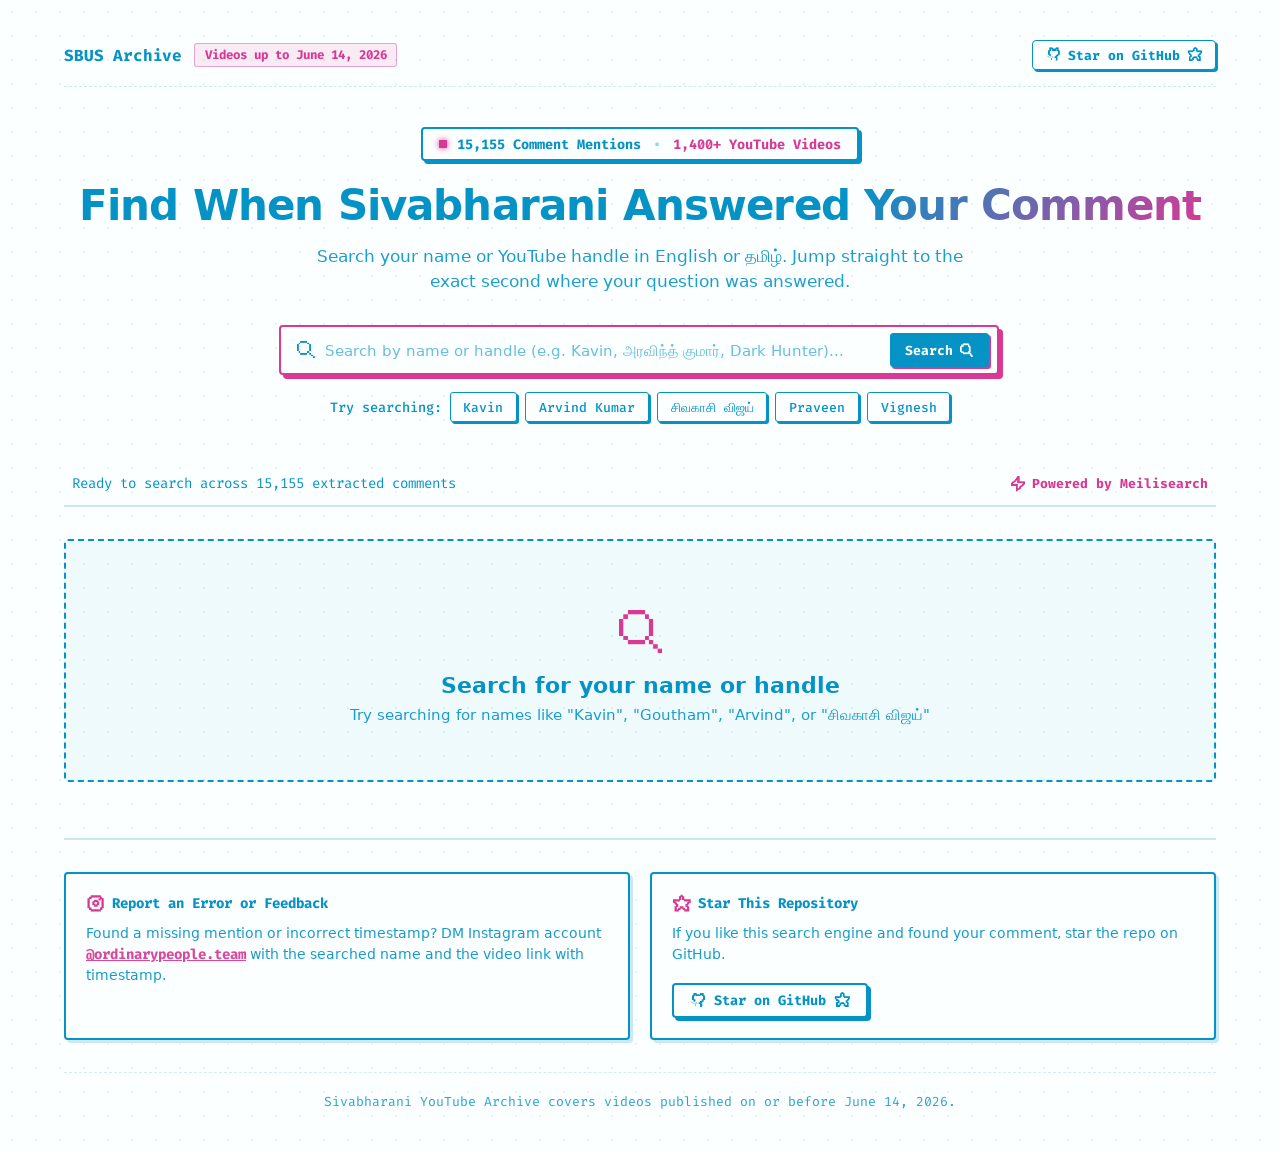
<file: index.html>
<!DOCTYPE html>
<html lang="en">
<head>
  <meta charset="UTF-8">
  <meta name="viewport" content="width=device-width, initial-scale=1.0">
  <title>SBUS Comment Finder | Sivabharani YouTube Search</title>
  <link rel="icon" type="image/svg+xml" href="favicon.svg">
  <link rel="stylesheet" href="fonts/pixelart-icons-font.css">
  <link rel="stylesheet" href="style.css">
</head>
<body>
  <div class="app-container">
    <!-- Top Navigation Bar -->
    <nav class="top-nav">
      <div class="nav-brand-group">
        <span class="nav-brand">SBUS Archive</span>
        <span class="nav-scope-pill">Videos up to June 14, 2026</span>
      </div>
      <a class="nav-star-link" href="https://github.com/barryallen16/sivabharani-comments" target="_blank" rel="noopener noreferrer" title="Star barryallen16/sivabharani-comments on GitHub" aria-label="Star barryallen16/sivabharani-comments on GitHub">
        <i class="pixelart-icons-font-github"></i>
        <span>Star on GitHub</span>
        <i class="pixelart-icons-font-star"></i>
      </a>
    </nav>

    <!-- Hero Section -->
    <header class="hero-section">
      <div class="trust-pill">
        <span class="pulse-dot"></span>
        <span>15,155 Comment Mentions</span>
        <span class="badge-divider">•</span>
        <span class="badge-metric">1,400+ YouTube Videos</span>
      </div>
      <h1 class="main-title">Find When Sivabharani Answered <span class="gradient-text">Your Comment</span></h1>
      <p class="subtitle">Search your name or YouTube handle in English or தமிழ். Jump straight to the exact second where your question was answered.</p>
      
      <!-- Primary Search -->
      <div class="search-wrapper">
        <form class="search-bar" id="searchForm" role="search" onsubmit="event.preventDefault();">
          <i class="pixelart-icons-font-search search-icon" aria-hidden="true"></i>
          <input type="text" id="searchInput" placeholder="Search by name or handle (e.g. Kavin, அரவிந்த் குமார், Dark Hunter)..." autofocus autocomplete="off" spellcheck="false" aria-label="Search by name or handle">
          <button type="button" id="clearBtn" class="clear-btn" title="Clear search" aria-label="Clear search">
            <i class="pixelart-icons-font-close"></i>
          </button>
          <button type="submit" id="searchSubmitBtn" class="search-submit-btn" aria-label="Search">
            <span>Search</span>
            <i class="pixelart-icons-font-search"></i>
          </button>
        </form>
        <div class="sample-chips">
          <span class="chip-label">Try searching:</span>
          <button type="button" class="chip" data-query="Kavin">Kavin</button>
          <button type="button" class="chip" data-query="Arvind Kumar">Arvind Kumar</button>
          <button type="button" class="chip" data-query="சிவகாசி விஜய்">சிவகாசி விஜய்</button>
          <button type="button" class="chip" data-query="Praveen">Praveen</button>
          <button type="button" class="chip" data-query="Vignesh">Vignesh</button>
        </div>
      </div>
    </header>

    <!-- Stats Bar -->
    <div class="stats-bar" id="statsBar">
      <span id="resultCount">Ready to search across 15,155 extracted comments</span>
      <span class="engine-badge">
        <i class="pixelart-icons-font-zap"></i>
        <span>Powered by Meilisearch</span>
      </span>
    </div>

    <!-- Results Grid -->
    <main class="results-container" id="resultsContainer">
      <!-- Cards dynamically inserted here -->
    </main>

    <!-- Community & Feedback Footer -->
    <footer class="app-footer">
      <div class="footer-grid">
        <div class="footer-card">
          <div class="footer-card-header">
            <i class="pixelart-icons-font-instagram"></i>
            <span>Report an Error or Feedback</span>
          </div>
          <p>Found a missing mention or incorrect timestamp? DM Instagram account <a href="https://instagram.com/ordinarypeople.team" target="_blank" rel="noopener noreferrer" class="footer-link">@ordinarypeople.team</a> with the searched name and the video link with timestamp.</p>
        </div>

        <div class="footer-card">
          <div class="footer-card-header">
            <i class="pixelart-icons-font-star"></i>
            <span>Star This Repository</span>
          </div>
          <p>If you like this search engine and found your comment, star the repo on GitHub.</p>
          <div class="footer-action">
            <a class="footer-star-btn" href="https://github.com/barryallen16/sivabharani-comments" target="_blank" rel="noopener noreferrer" aria-label="Star barryallen16/sivabharani-comments on GitHub">
              <i class="pixelart-icons-font-github"></i>
              <span>Star on GitHub</span>
              <i class="pixelart-icons-font-star"></i>
            </a>
          </div>
        </div>
      </div>
      <div class="footer-bottom">
        <span>Sivabharani YouTube Archive covers videos published on or before June 14, 2026.</span>
      </div>
    </footer>
  </div>

  <script src="app.js"></script>
</body>
</html>
</file>
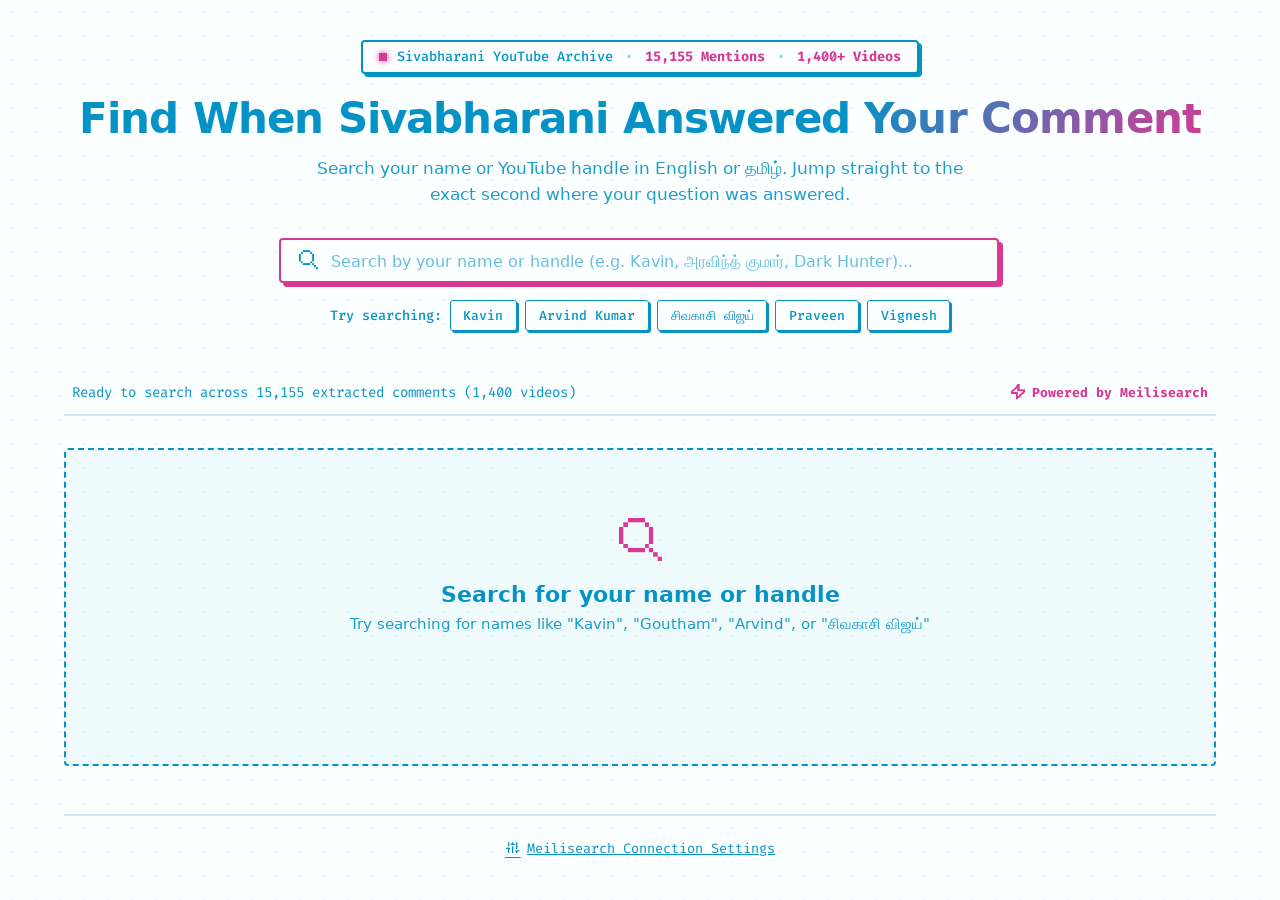
<file: web/index.html>
<!DOCTYPE html>
<html lang="en">
<head>
  <meta charset="UTF-8">
  <meta name="viewport" content="width=device-width, initial-scale=1.0">
  <title>SBUS Comment Finder | Sivabharani YouTube Search</title>
  <link rel="icon" type="image/svg+xml" href="favicon.svg">
  <link rel="stylesheet" href="fonts/pixelart-icons-font.css">
  <link rel="stylesheet" href="style.css">
</head>
<body>
  <div class="app-container">
    <!-- Hero Section -->
    <header class="hero-section">
      <div class="channel-badge">
        <span class="pulse-dot"></span>
        <span>Sivabharani YouTube Archive</span>
        <span class="badge-divider">•</span>
        <span class="badge-metric">15,155 Mentions</span>
        <span class="badge-divider">•</span>
        <span class="badge-metric">1,400+ Videos</span>
      </div>
      <h1 class="main-title">Find When Sivabharani Answered <span class="gradient-text">Your Comment</span></h1>
      <p class="subtitle">Search your name or YouTube handle in English or தமிழ். Jump straight to the exact second where your question was answered.</p>
      
      <!-- Primary Search -->
      <div class="search-wrapper">
        <div class="search-bar">
          <i class="pixelart-icons-font-search search-icon" aria-hidden="true"></i>
          <input type="text" id="searchInput" placeholder="Search by your name or handle (e.g. Kavin, அரவிந்த் குமார், Dark Hunter)..." autofocus autocomplete="off" spellcheck="false">
          <button id="clearBtn" class="clear-btn" title="Clear search" aria-label="Clear search">
            <i class="pixelart-icons-font-close"></i>
          </button>
        </div>
        <div class="sample-chips">
          <span class="chip-label">Try searching:</span>
          <button class="chip" data-query="Kavin">Kavin</button>
          <button class="chip" data-query="Arvind Kumar">Arvind Kumar</button>
          <button class="chip" data-query="சிவகாசி விஜய்">சிவகாசி விஜய்</button>
          <button class="chip" data-query="Praveen">Praveen</button>
          <button class="chip" data-query="Vignesh">Vignesh</button>
        </div>
      </div>
    </header>

    <!-- Stats Bar -->
    <div class="stats-bar" id="statsBar">
      <span id="resultCount">Ready to search across 15,155 comments (1,400+ videos)</span>
      <span class="engine-badge">
        <i class="pixelart-icons-font-zap"></i>
        <span>Powered by Meilisearch</span>
      </span>
    </div>

    <!-- Results Grid -->
    <main class="results-container" id="resultsContainer">
      <!-- Cards dynamically inserted here -->
    </main>

    <!-- Settings Modal Toggle -->
    <footer class="app-footer">
      <button id="openConfigBtn" class="config-link">
        <i class="pixelart-icons-font-sliders"></i>
        <span>Meilisearch Connection Settings</span>
      </button>
    </footer>
  </div>

  <!-- Settings Modal -->
  <div class="modal-overlay" id="configModal">
    <div class="modal-card">
      <div class="modal-header">
        <h3>Meilisearch Settings</h3>
        <button id="closeConfigBtn" class="close-modal-btn" aria-label="Close modal">
          <i class="pixelart-icons-font-close"></i>
        </button>
      </div>
      <div class="modal-body">
        <label for="meiliHostInput">Meilisearch Host URL:</label>
        <input type="text" id="meiliHostInput" value="https://adhi.isroot.in">

        <label for="meiliKeyInput">Search API Key (or Master Key):</label>
        <input type="password" id="meiliKeyInput" value="5e81db2e26ebe8b85982c0d883abbbc23aed0f3b4fd54ffd0e9eaa872fe6229e">

        <label for="meiliIndexInput">Index Name:</label>
        <input type="text" id="meiliIndexInput" value="sivabharani_comments">
      </div>
      <div class="modal-footer">
        <button id="saveConfigBtn" class="save-btn">
          <i class="pixelart-icons-font-save"></i>
          <span>Save &amp; Reconnect</span>
        </button>
      </div>
    </div>
  </div>

  <script src="app.js"></script>
</body>
</html>
</file>
<file: fonts/pixelart-icons-font.css>
@font-face {
  font-family: "pixelart-icons-font";
  src: url('pixelart-icons-font.eot?t=1786889958069'); /* IE9*/
  src: url('pixelart-icons-font.eot?t=1786889958069#iefix') format('embedded-opentype') /* IE6-IE8 */,
  url('pixelart-icons-font.woff2?t=1786889958069') format('woff2'),
  url('pixelart-icons-font.woff?t=1786889958069') format('woff'),
  url('pixelart-icons-font.ttf?t=1786889958069') format('truetype'),
  url('pixelart-icons-font.svg?t=1786889958069') format('svg');
}

[class^="pixelart-icons-font-"], [class*=" pixelart-icons-font-"] {
  font-family: 'pixelart-icons-font' !important;font-size: 24px;
  font-style:normal;
  -webkit-font-smoothing: antialiased;
  -moz-osx-font-smoothing: grayscale;
}




.pixelart-icons-font-a-arrow-down-sharp::before { content: "\ea01"; }
.pixelart-icons-font-a-arrow-down::before { content: "\ea02"; }
.pixelart-icons-font-a-arrow-up-sharp::before { content: "\ea03"; }
.pixelart-icons-font-a-arrow-up::before { content: "\ea04"; }
.pixelart-icons-font-ai-app-mac-sharp::before { content: "\ea05"; }
.pixelart-icons-font-ai-app-mac::before { content: "\ea06"; }
.pixelart-icons-font-ai-file-sharp::before { content: "\ea07"; }
.pixelart-icons-font-ai-file::before { content: "\ea08"; }
.pixelart-icons-font-ai-scan-sharp::before { content: "\ea09"; }
.pixelart-icons-font-ai-scan::before { content: "\ea0a"; }
.pixelart-icons-font-ai-settings-2::before { content: "\ea0b"; }
.pixelart-icons-font-ai-settings-3::before { content: "\ea0c"; }
.pixelart-icons-font-ai-user-circle::before { content: "\ea0d"; }
.pixelart-icons-font-ai-view::before { content: "\ea0e"; }
.pixelart-icons-font-ai-voice-sharp::before { content: "\ea0f"; }
.pixelart-icons-font-ai-voice::before { content: "\ea10"; }
.pixelart-icons-font-airplay-sharp::before { content: "\ea11"; }
.pixelart-icons-font-airplay::before { content: "\ea12"; }
.pixelart-icons-font-alarm-clock::before { content: "\ea13"; }
.pixelart-icons-font-album-sharp::before { content: "\ea14"; }
.pixelart-icons-font-album::before { content: "\ea15"; }
.pixelart-icons-font-algorithm-sharp::before { content: "\ea16"; }
.pixelart-icons-font-algorithm::before { content: "\ea17"; }
.pixelart-icons-font-alien::before { content: "\ea18"; }
.pixelart-icons-font-align-center-horizontal-sharp::before { content: "\ea19"; }
.pixelart-icons-font-align-center-horizontal::before { content: "\ea1a"; }
.pixelart-icons-font-align-center-vertical-sharp::before { content: "\ea1b"; }
.pixelart-icons-font-align-center-vertical::before { content: "\ea1c"; }
.pixelart-icons-font-align-end-horizontal-sharp::before { content: "\ea1d"; }
.pixelart-icons-font-align-end-horizontal::before { content: "\ea1e"; }
.pixelart-icons-font-align-end-vertical-sharp::before { content: "\ea1f"; }
.pixelart-icons-font-align-end-vertical::before { content: "\ea20"; }
.pixelart-icons-font-align-horizontal-distribute-center-sharp::before { content: "\ea21"; }
.pixelart-icons-font-align-horizontal-distribute-center::before { content: "\ea22"; }
.pixelart-icons-font-align-horizontal-distribute-end-sharp::before { content: "\ea23"; }
.pixelart-icons-font-align-horizontal-distribute-end::before { content: "\ea24"; }
.pixelart-icons-font-align-horizontal-distribute-start-sharp::before { content: "\ea25"; }
.pixelart-icons-font-align-horizontal-distribute-start::before { content: "\ea26"; }
.pixelart-icons-font-align-horizontal-justify-center-sharp::before { content: "\ea27"; }
.pixelart-icons-font-align-horizontal-justify-center::before { content: "\ea28"; }
.pixelart-icons-font-align-horizontal-justify-end-sharp::before { content: "\ea29"; }
.pixelart-icons-font-align-horizontal-justify-end::before { content: "\ea2a"; }
.pixelart-icons-font-align-horizontal-justify-start-sharp::before { content: "\ea2b"; }
.pixelart-icons-font-align-horizontal-justify-start::before { content: "\ea2c"; }
.pixelart-icons-font-align-horizontal-space-around-sharp::before { content: "\ea2d"; }
.pixelart-icons-font-align-horizontal-space-around::before { content: "\ea2e"; }
.pixelart-icons-font-align-horizontal-space-between-sharp::before { content: "\ea2f"; }
.pixelart-icons-font-align-horizontal-space-between::before { content: "\ea30"; }
.pixelart-icons-font-align-start-horizontal-sharp::before { content: "\ea31"; }
.pixelart-icons-font-align-start-horizontal::before { content: "\ea32"; }
.pixelart-icons-font-align-start-vertical-sharp::before { content: "\ea33"; }
.pixelart-icons-font-align-start-vertical::before { content: "\ea34"; }
.pixelart-icons-font-align-vertical-distribute-center-sharp::before { content: "\ea35"; }
.pixelart-icons-font-align-vertical-distribute-center::before { content: "\ea36"; }
.pixelart-icons-font-align-vertical-distribute-end-sharp::before { content: "\ea37"; }
.pixelart-icons-font-align-vertical-distribute-end::before { content: "\ea38"; }
.pixelart-icons-font-align-vertical-distribute-start-sharp::before { content: "\ea39"; }
.pixelart-icons-font-align-vertical-distribute-start::before { content: "\ea3a"; }
.pixelart-icons-font-align-vertical-justify-center-sharp::before { content: "\ea3b"; }
.pixelart-icons-font-align-vertical-justify-center::before { content: "\ea3c"; }
.pixelart-icons-font-align-vertical-justify-end-sharp::before { content: "\ea3d"; }
.pixelart-icons-font-align-vertical-justify-end::before { content: "\ea3e"; }
.pixelart-icons-font-align-vertical-justify-start-sharp::before { content: "\ea3f"; }
.pixelart-icons-font-align-vertical-justify-start::before { content: "\ea40"; }
.pixelart-icons-font-align-vertical-space-around-sharp::before { content: "\ea41"; }
.pixelart-icons-font-align-vertical-space-around::before { content: "\ea42"; }
.pixelart-icons-font-align-vertical-space-between-sharp::before { content: "\ea43"; }
.pixelart-icons-font-align-vertical-space-between::before { content: "\ea44"; }
.pixelart-icons-font-ampersand-sharp::before { content: "\ea45"; }
.pixelart-icons-font-ampersand::before { content: "\ea46"; }
.pixelart-icons-font-analytics-sharp::before { content: "\ea47"; }
.pixelart-icons-font-analytics::before { content: "\ea48"; }
.pixelart-icons-font-anchor-sharp::before { content: "\ea49"; }
.pixelart-icons-font-anchor::before { content: "\ea4a"; }
.pixelart-icons-font-android-solid::before { content: "\ea4b"; }
.pixelart-icons-font-android::before { content: "\ea4c"; }
.pixelart-icons-font-angry-sharp::before { content: "\ea4d"; }
.pixelart-icons-font-angry::before { content: "\ea4e"; }
.pixelart-icons-font-annoyed-sharp::before { content: "\ea4f"; }
.pixelart-icons-font-annoyed::before { content: "\ea50"; }
.pixelart-icons-font-app-mac-sharp::before { content: "\ea51"; }
.pixelart-icons-font-app-mac::before { content: "\ea52"; }
.pixelart-icons-font-app-windows-sharp::before { content: "\ea53"; }
.pixelart-icons-font-app-windows::before { content: "\ea54"; }
.pixelart-icons-font-apple-solid::before { content: "\ea55"; }
.pixelart-icons-font-apple::before { content: "\ea56"; }
.pixelart-icons-font-archive-sharp::before { content: "\ea57"; }
.pixelart-icons-font-archive::before { content: "\ea58"; }
.pixelart-icons-font-arrow-bar-down::before { content: "\ea59"; }
.pixelart-icons-font-arrow-bar-left::before { content: "\ea5a"; }
.pixelart-icons-font-arrow-bar-right::before { content: "\ea5b"; }
.pixelart-icons-font-arrow-bar-up::before { content: "\ea5c"; }
.pixelart-icons-font-arrow-big-down-dash-sharp::before { content: "\ea5d"; }
.pixelart-icons-font-arrow-big-down-dash::before { content: "\ea5e"; }
.pixelart-icons-font-arrow-big-down-sharp::before { content: "\ea5f"; }
.pixelart-icons-font-arrow-big-down::before { content: "\ea60"; }
.pixelart-icons-font-arrow-big-up-dash-sharp::before { content: "\ea61"; }
.pixelart-icons-font-arrow-big-up-dash::before { content: "\ea62"; }
.pixelart-icons-font-arrow-big-up-sharp::before { content: "\ea63"; }
.pixelart-icons-font-arrow-big-up::before { content: "\ea64"; }
.pixelart-icons-font-arrow-down-box-sharp::before { content: "\ea65"; }
.pixelart-icons-font-arrow-down-box::before { content: "\ea66"; }
.pixelart-icons-font-arrow-down-circle::before { content: "\ea67"; }
.pixelart-icons-font-arrow-down-diamond::before { content: "\ea68"; }
.pixelart-icons-font-arrow-down-narrow-wide::before { content: "\ea69"; }
.pixelart-icons-font-arrow-down-wide-narrow::before { content: "\ea6a"; }
.pixelart-icons-font-arrow-down-z-a-sharp::before { content: "\ea6b"; }
.pixelart-icons-font-arrow-down-z-a::before { content: "\ea6c"; }
.pixelart-icons-font-arrow-down::before { content: "\ea6d"; }
.pixelart-icons-font-arrow-left-box-sharp::before { content: "\ea6e"; }
.pixelart-icons-font-arrow-left-box::before { content: "\ea6f"; }
.pixelart-icons-font-arrow-left::before { content: "\ea70"; }
.pixelart-icons-font-arrow-right-box-sharp::before { content: "\ea71"; }
.pixelart-icons-font-arrow-right-box::before { content: "\ea72"; }
.pixelart-icons-font-arrow-right::before { content: "\ea73"; }
.pixelart-icons-font-arrow-up-box-sharp::before { content: "\ea74"; }
.pixelart-icons-font-arrow-up-box::before { content: "\ea75"; }
.pixelart-icons-font-arrow-up-narrow-wide::before { content: "\ea76"; }
.pixelart-icons-font-arrow-up-wide-narrow::before { content: "\ea77"; }
.pixelart-icons-font-arrow-up-z-a-sharp::before { content: "\ea78"; }
.pixelart-icons-font-arrow-up-z-a::before { content: "\ea79"; }
.pixelart-icons-font-arrow-up::before { content: "\ea7a"; }
.pixelart-icons-font-arrows-horizontal::before { content: "\ea7b"; }
.pixelart-icons-font-arrows-vertical::before { content: "\ea7c"; }
.pixelart-icons-font-article-sharp::before { content: "\ea7d"; }
.pixelart-icons-font-article::before { content: "\ea7e"; }
.pixelart-icons-font-aspect-ratio-sharp::before { content: "\ea7f"; }
.pixelart-icons-font-aspect-ratio::before { content: "\ea80"; }
.pixelart-icons-font-at-sign-sharp::before { content: "\ea81"; }
.pixelart-icons-font-at-sign::before { content: "\ea82"; }
.pixelart-icons-font-attachment-sharp::before { content: "\ea83"; }
.pixelart-icons-font-attachment::before { content: "\ea84"; }
.pixelart-icons-font-audio-waveform-sharp::before { content: "\ea85"; }
.pixelart-icons-font-audio-waveform::before { content: "\ea86"; }
.pixelart-icons-font-avatar-circle-minus-sharp::before { content: "\ea87"; }
.pixelart-icons-font-avatar-circle-minus::before { content: "\ea88"; }
.pixelart-icons-font-avatar-circle-plus-sharp::before { content: "\ea89"; }
.pixelart-icons-font-avatar-circle-plus::before { content: "\ea8a"; }
.pixelart-icons-font-avatar-circle-sharp::before { content: "\ea8b"; }
.pixelart-icons-font-avatar-circle-x-sharp::before { content: "\ea8c"; }
.pixelart-icons-font-avatar-circle-x::before { content: "\ea8d"; }
.pixelart-icons-font-avatar-circle::before { content: "\ea8e"; }
.pixelart-icons-font-avatar-square-minus-sharp::before { content: "\ea8f"; }
.pixelart-icons-font-avatar-square-minus::before { content: "\ea90"; }
.pixelart-icons-font-avatar-square-plus-sharp::before { content: "\ea91"; }
.pixelart-icons-font-avatar-square-plus::before { content: "\ea92"; }
.pixelart-icons-font-avatar-square-sharp::before { content: "\ea93"; }
.pixelart-icons-font-avatar-square-x-sharp::before { content: "\ea94"; }
.pixelart-icons-font-avatar-square-x::before { content: "\ea95"; }
.pixelart-icons-font-avatar-square::before { content: "\ea96"; }
.pixelart-icons-font-backpack-sharp::before { content: "\ea97"; }
.pixelart-icons-font-backpack::before { content: "\ea98"; }
.pixelart-icons-font-badge-4k-sharp::before { content: "\ea99"; }
.pixelart-icons-font-badge-4k::before { content: "\ea9a"; }
.pixelart-icons-font-badge-5k-sharp::before { content: "\ea9b"; }
.pixelart-icons-font-badge-5k::before { content: "\ea9c"; }
.pixelart-icons-font-badge-captions-sharp::before { content: "\ea9d"; }
.pixelart-icons-font-badge-captions::before { content: "\ea9e"; }
.pixelart-icons-font-badge-hd-sharp::before { content: "\ea9f"; }
.pixelart-icons-font-badge-hd::before { content: "\eaa0"; }
.pixelart-icons-font-balloon::before { content: "\eaa1"; }
.pixelart-icons-font-banknote-sharp::before { content: "\eaa2"; }
.pixelart-icons-font-banknote::before { content: "\eaa3"; }
.pixelart-icons-font-barcode::before { content: "\eaa4"; }
.pixelart-icons-font-battery-full-sharp::before { content: "\eaa5"; }
.pixelart-icons-font-battery-full::before { content: "\eaa6"; }
.pixelart-icons-font-battery-low-sharp::before { content: "\eaa7"; }
.pixelart-icons-font-battery-low::before { content: "\eaa8"; }
.pixelart-icons-font-battery-medium-sharp::before { content: "\eaa9"; }
.pixelart-icons-font-battery-medium::before { content: "\eaaa"; }
.pixelart-icons-font-battery-sharp::before { content: "\eaab"; }
.pixelart-icons-font-battery::before { content: "\eaac"; }
.pixelart-icons-font-bed-sharp::before { content: "\eaad"; }
.pixelart-icons-font-bed::before { content: "\eaae"; }
.pixelart-icons-font-bell-off-sharp::before { content: "\eaaf"; }
.pixelart-icons-font-bell-off::before { content: "\eab0"; }
.pixelart-icons-font-bell-ring-sharp::before { content: "\eab1"; }
.pixelart-icons-font-bell-ring::before { content: "\eab2"; }
.pixelart-icons-font-bell-sharp::before { content: "\eab3"; }
.pixelart-icons-font-bell::before { content: "\eab4"; }
.pixelart-icons-font-binary-sharp::before { content: "\eab5"; }
.pixelart-icons-font-binary::before { content: "\eab6"; }
.pixelart-icons-font-blocks-sharp::before { content: "\eab7"; }
.pixelart-icons-font-blocks::before { content: "\eab8"; }
.pixelart-icons-font-bluesky::before { content: "\eab9"; }
.pixelart-icons-font-bomb::before { content: "\eaba"; }
.pixelart-icons-font-book-open-sharp::before { content: "\eabb"; }
.pixelart-icons-font-book-open::before { content: "\eabc"; }
.pixelart-icons-font-bookmark-sharp::before { content: "\eabd"; }
.pixelart-icons-font-bookmark::before { content: "\eabe"; }
.pixelart-icons-font-bottle-wine-sharp::before { content: "\eabf"; }
.pixelart-icons-font-bottle-wine::before { content: "\eac0"; }
.pixelart-icons-font-box::before { content: "\eac1"; }
.pixelart-icons-font-braces-content-sharp::before { content: "\eac2"; }
.pixelart-icons-font-braces-content::before { content: "\eac3"; }
.pixelart-icons-font-braces-off-sharp::before { content: "\eac4"; }
.pixelart-icons-font-braces-off::before { content: "\eac5"; }
.pixelart-icons-font-braces-sharp::before { content: "\eac6"; }
.pixelart-icons-font-braces::before { content: "\eac7"; }
.pixelart-icons-font-brackets-angle-off::before { content: "\eac8"; }
.pixelart-icons-font-brackets-angle::before { content: "\eac9"; }
.pixelart-icons-font-brackets-content-sharp::before { content: "\eaca"; }
.pixelart-icons-font-brackets-content::before { content: "\eacb"; }
.pixelart-icons-font-brackets-off-sharp::before { content: "\eacc"; }
.pixelart-icons-font-brackets-off::before { content: "\eacd"; }
.pixelart-icons-font-brackets-sharp::before { content: "\eace"; }
.pixelart-icons-font-brackets::before { content: "\eacf"; }
.pixelart-icons-font-briefcase-sharp::before { content: "\ead0"; }
.pixelart-icons-font-briefcase::before { content: "\ead1"; }
.pixelart-icons-font-briefcases-sharp::before { content: "\ead2"; }
.pixelart-icons-font-briefcases::before { content: "\ead3"; }
.pixelart-icons-font-brush-sharp::before { content: "\ead4"; }
.pixelart-icons-font-brush::before { content: "\ead5"; }
.pixelart-icons-font-bug-sharp::before { content: "\ead6"; }
.pixelart-icons-font-bug::before { content: "\ead7"; }
.pixelart-icons-font-building-community-sharp::before { content: "\ead8"; }
.pixelart-icons-font-building-community::before { content: "\ead9"; }
.pixelart-icons-font-building-sharp::before { content: "\eada"; }
.pixelart-icons-font-building::before { content: "\eadb"; }
.pixelart-icons-font-bulletlist-sharp::before { content: "\eadc"; }
.pixelart-icons-font-bulletlist::before { content: "\eadd"; }
.pixelart-icons-font-bus-sharp::before { content: "\eade"; }
.pixelart-icons-font-bus::before { content: "\eadf"; }
.pixelart-icons-font-cake-sharp::before { content: "\eae0"; }
.pixelart-icons-font-cake::before { content: "\eae1"; }
.pixelart-icons-font-calculator-sharp::before { content: "\eae2"; }
.pixelart-icons-font-calculator::before { content: "\eae3"; }
.pixelart-icons-font-calendar-2-sharp::before { content: "\eae4"; }
.pixelart-icons-font-calendar-2::before { content: "\eae5"; }
.pixelart-icons-font-calendar-range-sharp::before { content: "\eae6"; }
.pixelart-icons-font-calendar-range::before { content: "\eae7"; }
.pixelart-icons-font-calendar-sharp::before { content: "\eae8"; }
.pixelart-icons-font-calendar-text-sharp::before { content: "\eae9"; }
.pixelart-icons-font-calendar-text::before { content: "\eaea"; }
.pixelart-icons-font-calendar-weeks-sharp::before { content: "\eaeb"; }
.pixelart-icons-font-calendar-weeks::before { content: "\eaec"; }
.pixelart-icons-font-calendar::before { content: "\eaed"; }
.pixelart-icons-font-camera-sharp::before { content: "\eaee"; }
.pixelart-icons-font-camera::before { content: "\eaef"; }
.pixelart-icons-font-cancel::before { content: "\eaf0"; }
.pixelart-icons-font-car-sharp::before { content: "\eaf1"; }
.pixelart-icons-font-car::before { content: "\eaf2"; }
.pixelart-icons-font-card-sharp::before { content: "\eaf3"; }
.pixelart-icons-font-card-text-sharp::before { content: "\eaf4"; }
.pixelart-icons-font-card-text::before { content: "\eaf5"; }
.pixelart-icons-font-card::before { content: "\eaf6"; }
.pixelart-icons-font-castle-sharp::before { content: "\eaf7"; }
.pixelart-icons-font-castle::before { content: "\eaf8"; }
.pixelart-icons-font-cellular-signal-0-sharp::before { content: "\eaf9"; }
.pixelart-icons-font-cellular-signal-0::before { content: "\eafa"; }
.pixelart-icons-font-cellular-signal-1-sharp::before { content: "\eafb"; }
.pixelart-icons-font-cellular-signal-1::before { content: "\eafc"; }
.pixelart-icons-font-cellular-signal-2-sharp::before { content: "\eafd"; }
.pixelart-icons-font-cellular-signal-2::before { content: "\eafe"; }
.pixelart-icons-font-cellular-signal-3-sharp::before { content: "\eaff"; }
.pixelart-icons-font-cellular-signal-3::before { content: "\eb00"; }
.pixelart-icons-font-chart-bar-big-sharp::before { content: "\eb01"; }
.pixelart-icons-font-chart-bar-big::before { content: "\eb02"; }
.pixelart-icons-font-chart-column-decreasing-sharp::before { content: "\eb03"; }
.pixelart-icons-font-chart-column-decreasing::before { content: "\eb04"; }
.pixelart-icons-font-chart-line-sharp::before { content: "\eb05"; }
.pixelart-icons-font-chart-line::before { content: "\eb06"; }
.pixelart-icons-font-chart-sharp::before { content: "\eb07"; }
.pixelart-icons-font-chart::before { content: "\eb08"; }
.pixelart-icons-font-check-double::before { content: "\eb09"; }
.pixelart-icons-font-check::before { content: "\eb0a"; }
.pixelart-icons-font-checkbox-on-sharp::before { content: "\eb0b"; }
.pixelart-icons-font-checkbox-on::before { content: "\eb0c"; }
.pixelart-icons-font-checkbox-sharp::before { content: "\eb0d"; }
.pixelart-icons-font-checkbox::before { content: "\eb0e"; }
.pixelart-icons-font-chess-sharp::before { content: "\eb0f"; }
.pixelart-icons-font-chess::before { content: "\eb10"; }
.pixelart-icons-font-chevron-down-2::before { content: "\eb11"; }
.pixelart-icons-font-chevron-down::before { content: "\eb12"; }
.pixelart-icons-font-chevron-left-2::before { content: "\eb13"; }
.pixelart-icons-font-chevron-left::before { content: "\eb14"; }
.pixelart-icons-font-chevron-right-2::before { content: "\eb15"; }
.pixelart-icons-font-chevron-right::before { content: "\eb16"; }
.pixelart-icons-font-chevron-up-2::before { content: "\eb17"; }
.pixelart-icons-font-chevron-up::before { content: "\eb18"; }
.pixelart-icons-font-chevrons-horizontal-2::before { content: "\eb19"; }
.pixelart-icons-font-chevrons-horizontal::before { content: "\eb1a"; }
.pixelart-icons-font-chevrons-vertical-2::before { content: "\eb1b"; }
.pixelart-icons-font-chevrons-vertical::before { content: "\eb1c"; }
.pixelart-icons-font-cigarette-off-sharp::before { content: "\eb1d"; }
.pixelart-icons-font-cigarette-off::before { content: "\eb1e"; }
.pixelart-icons-font-circle-info-solid::before { content: "\eb1f"; }
.pixelart-icons-font-circle-info::before { content: "\eb20"; }
.pixelart-icons-font-circle-pile::before { content: "\eb21"; }
.pixelart-icons-font-circle-power::before { content: "\eb22"; }
.pixelart-icons-font-circle-question-solid::before { content: "\eb23"; }
.pixelart-icons-font-circle-question::before { content: "\eb24"; }
.pixelart-icons-font-circle-square::before { content: "\eb25"; }
.pixelart-icons-font-circle::before { content: "\eb26"; }
.pixelart-icons-font-circuit-board-sharp::before { content: "\eb27"; }
.pixelart-icons-font-circuit-board::before { content: "\eb28"; }
.pixelart-icons-font-clapperboard-sharp::before { content: "\eb29"; }
.pixelart-icons-font-clapperboard::before { content: "\eb2a"; }
.pixelart-icons-font-clipboard-note-sharp::before { content: "\eb2b"; }
.pixelart-icons-font-clipboard-note::before { content: "\eb2c"; }
.pixelart-icons-font-clipboard-sharp::before { content: "\eb2d"; }
.pixelart-icons-font-clipboard::before { content: "\eb2e"; }
.pixelart-icons-font-clock::before { content: "\eb2f"; }
.pixelart-icons-font-close::before { content: "\eb30"; }
.pixelart-icons-font-cloud-moon::before { content: "\eb31"; }
.pixelart-icons-font-cloud-server::before { content: "\eb32"; }
.pixelart-icons-font-cloud-sun::before { content: "\eb33"; }
.pixelart-icons-font-cloud::before { content: "\eb34"; }
.pixelart-icons-font-code::before { content: "\eb35"; }
.pixelart-icons-font-coffee-sharp::before { content: "\eb36"; }
.pixelart-icons-font-coffee::before { content: "\eb37"; }
.pixelart-icons-font-coins::before { content: "\eb38"; }
.pixelart-icons-font-collapse::before { content: "\eb39"; }
.pixelart-icons-font-colors-swatch-sharp::before { content: "\eb3a"; }
.pixelart-icons-font-colors-swatch::before { content: "\eb3b"; }
.pixelart-icons-font-comment-sharp::before { content: "\eb3c"; }
.pixelart-icons-font-comment-text-sharp::before { content: "\eb3d"; }
.pixelart-icons-font-comment-text::before { content: "\eb3e"; }
.pixelart-icons-font-comment::before { content: "\eb3f"; }
.pixelart-icons-font-compass-solid::before { content: "\eb40"; }
.pixelart-icons-font-compass::before { content: "\eb41"; }
.pixelart-icons-font-computer-sharp::before { content: "\eb42"; }
.pixelart-icons-font-computer::before { content: "\eb43"; }
.pixelart-icons-font-contact-sharp::before { content: "\eb44"; }
.pixelart-icons-font-contact::before { content: "\eb45"; }
.pixelart-icons-font-copy-sharp::before { content: "\eb46"; }
.pixelart-icons-font-copy-x-sharp::before { content: "\eb47"; }
.pixelart-icons-font-copy-x::before { content: "\eb48"; }
.pixelart-icons-font-copy::before { content: "\eb49"; }
.pixelart-icons-font-corner-down-left-sharp::before { content: "\eb4a"; }
.pixelart-icons-font-corner-down-left::before { content: "\eb4b"; }
.pixelart-icons-font-corner-down-right-sharp::before { content: "\eb4c"; }
.pixelart-icons-font-corner-down-right::before { content: "\eb4d"; }
.pixelart-icons-font-corner-left-down-sharp::before { content: "\eb4e"; }
.pixelart-icons-font-corner-left-down::before { content: "\eb4f"; }
.pixelart-icons-font-corner-left-up-sharp::before { content: "\eb50"; }
.pixelart-icons-font-corner-left-up::before { content: "\eb51"; }
.pixelart-icons-font-corner-right-down-sharp::before { content: "\eb52"; }
.pixelart-icons-font-corner-right-down::before { content: "\eb53"; }
.pixelart-icons-font-corner-right-up-sharp::before { content: "\eb54"; }
.pixelart-icons-font-corner-right-up::before { content: "\eb55"; }
.pixelart-icons-font-corner-up-left-sharp::before { content: "\eb56"; }
.pixelart-icons-font-corner-up-left::before { content: "\eb57"; }
.pixelart-icons-font-corner-up-right-sharp::before { content: "\eb58"; }
.pixelart-icons-font-corner-up-right::before { content: "\eb59"; }
.pixelart-icons-font-cpu-sharp::before { content: "\eb5a"; }
.pixelart-icons-font-cpu::before { content: "\eb5b"; }
.pixelart-icons-font-credit-card-sharp::before { content: "\eb5c"; }
.pixelart-icons-font-credit-card::before { content: "\eb5d"; }
.pixelart-icons-font-crop-sharp::before { content: "\eb5e"; }
.pixelart-icons-font-crop::before { content: "\eb5f"; }
.pixelart-icons-font-cross-glyph::before { content: "\eb60"; }
.pixelart-icons-font-cross-sharp::before { content: "\eb61"; }
.pixelart-icons-font-cross-solid::before { content: "\eb62"; }
.pixelart-icons-font-cross::before { content: "\eb63"; }
.pixelart-icons-font-crown-sharp::before { content: "\eb64"; }
.pixelart-icons-font-crown::before { content: "\eb65"; }
.pixelart-icons-font-cursor-minimal::before { content: "\eb66"; }
.pixelart-icons-font-cut-sharp::before { content: "\eb67"; }
.pixelart-icons-font-cut::before { content: "\eb68"; }
.pixelart-icons-font-database::before { content: "\eb69"; }
.pixelart-icons-font-date-time::before { content: "\eb6a"; }
.pixelart-icons-font-debug::before { content: "\eb6b"; }
.pixelart-icons-font-delete-sharp::before { content: "\eb6c"; }
.pixelart-icons-font-delete::before { content: "\eb6d"; }
.pixelart-icons-font-deno-solid::before { content: "\eb6e"; }
.pixelart-icons-font-deno::before { content: "\eb6f"; }
.pixelart-icons-font-diamond-gem::before { content: "\eb70"; }
.pixelart-icons-font-directions-sharp::before { content: "\eb71"; }
.pixelart-icons-font-directions::before { content: "\eb72"; }
.pixelart-icons-font-discord-solid::before { content: "\eb73"; }
.pixelart-icons-font-discord::before { content: "\eb74"; }
.pixelart-icons-font-dock-sharp::before { content: "\eb75"; }
.pixelart-icons-font-dock::before { content: "\eb76"; }
.pixelart-icons-font-docker-solid::before { content: "\eb77"; }
.pixelart-icons-font-docker::before { content: "\eb78"; }
.pixelart-icons-font-dog::before { content: "\eb79"; }
.pixelart-icons-font-dollar-sharp::before { content: "\eb7a"; }
.pixelart-icons-font-dollar::before { content: "\eb7b"; }
.pixelart-icons-font-door-closed-sharp::before { content: "\eb7c"; }
.pixelart-icons-font-door-closed::before { content: "\eb7d"; }
.pixelart-icons-font-download-sharp::before { content: "\eb7e"; }
.pixelart-icons-font-download::before { content: "\eb7f"; }
.pixelart-icons-font-drag-and-drop-glyph::before { content: "\eb80"; }
.pixelart-icons-font-drag-and-drop-sharp::before { content: "\eb81"; }
.pixelart-icons-font-drag-and-drop-solid::before { content: "\eb82"; }
.pixelart-icons-font-drag-and-drop::before { content: "\eb83"; }
.pixelart-icons-font-drum::before { content: "\eb84"; }
.pixelart-icons-font-earth::before { content: "\eb85"; }
.pixelart-icons-font-eraser-solid::before { content: "\eb86"; }
.pixelart-icons-font-eraser::before { content: "\eb87"; }
.pixelart-icons-font-estate-sharp::before { content: "\eb88"; }
.pixelart-icons-font-estate::before { content: "\eb89"; }
.pixelart-icons-font-euro-sharp::before { content: "\eb8a"; }
.pixelart-icons-font-euro::before { content: "\eb8b"; }
.pixelart-icons-font-expand::before { content: "\eb8c"; }
.pixelart-icons-font-external-link-sharp::before { content: "\eb8d"; }
.pixelart-icons-font-external-link::before { content: "\eb8e"; }
.pixelart-icons-font-eye-off::before { content: "\eb8f"; }
.pixelart-icons-font-eye::before { content: "\eb90"; }
.pixelart-icons-font-facebook-solid::before { content: "\eb91"; }
.pixelart-icons-font-facebook::before { content: "\eb92"; }
.pixelart-icons-font-factory-sharp::before { content: "\eb93"; }
.pixelart-icons-font-factory::before { content: "\eb94"; }
.pixelart-icons-font-feather::before { content: "\eb95"; }
.pixelart-icons-font-figma::before { content: "\eb96"; }
.pixelart-icons-font-file-sharp::before { content: "\eb97"; }
.pixelart-icons-font-file-text-sharp::before { content: "\eb98"; }
.pixelart-icons-font-file-text::before { content: "\eb99"; }
.pixelart-icons-font-file::before { content: "\eb9a"; }
.pixelart-icons-font-files-sharp::before { content: "\eb9b"; }
.pixelart-icons-font-files::before { content: "\eb9c"; }
.pixelart-icons-font-filter::before { content: "\eb9d"; }
.pixelart-icons-font-fire::before { content: "\eb9e"; }
.pixelart-icons-font-fish::before { content: "\eb9f"; }
.pixelart-icons-font-flag::before { content: "\eba0"; }
.pixelart-icons-font-flatten::before { content: "\eba1"; }
.pixelart-icons-font-flip-horizontal-2::before { content: "\eba2"; }
.pixelart-icons-font-flip-vertical-2::before { content: "\eba3"; }
.pixelart-icons-font-float-center-sharp::before { content: "\eba4"; }
.pixelart-icons-font-float-center::before { content: "\eba5"; }
.pixelart-icons-font-float-left-sharp::before { content: "\eba6"; }
.pixelart-icons-font-float-left::before { content: "\eba7"; }
.pixelart-icons-font-float-right-sharp::before { content: "\eba8"; }
.pixelart-icons-font-float-right::before { content: "\eba9"; }
.pixelart-icons-font-folder-plus-sharp::before { content: "\ebaa"; }
.pixelart-icons-font-folder-plus::before { content: "\ebab"; }
.pixelart-icons-font-folder-sharp::before { content: "\ebac"; }
.pixelart-icons-font-folder::before { content: "\ebad"; }
.pixelart-icons-font-forward-sharp::before { content: "\ebae"; }
.pixelart-icons-font-forward::before { content: "\ebaf"; }
.pixelart-icons-font-frame::before { content: "\ebb0"; }
.pixelart-icons-font-frown::before { content: "\ebb1"; }
.pixelart-icons-font-gallery-thumbnails-sharp::before { content: "\ebb2"; }
.pixelart-icons-font-gallery-thumbnails::before { content: "\ebb3"; }
.pixelart-icons-font-gamepad-sharp::before { content: "\ebb4"; }
.pixelart-icons-font-gamepad::before { content: "\ebb5"; }
.pixelart-icons-font-gear-solid::before { content: "\ebb6"; }
.pixelart-icons-font-gear::before { content: "\ebb7"; }
.pixelart-icons-font-gift-sharp::before { content: "\ebb8"; }
.pixelart-icons-font-gift::before { content: "\ebb9"; }
.pixelart-icons-font-git-branch-sharp::before { content: "\ebba"; }
.pixelart-icons-font-git-branch::before { content: "\ebbb"; }
.pixelart-icons-font-git-commit-sharp::before { content: "\ebbc"; }
.pixelart-icons-font-git-commit::before { content: "\ebbd"; }
.pixelart-icons-font-git-merge-sharp::before { content: "\ebbe"; }
.pixelart-icons-font-git-merge::before { content: "\ebbf"; }
.pixelart-icons-font-git-pull-request-sharp::before { content: "\ebc0"; }
.pixelart-icons-font-git-pull-request::before { content: "\ebc1"; }
.pixelart-icons-font-github-solid::before { content: "\ebc2"; }
.pixelart-icons-font-github::before { content: "\ebc3"; }
.pixelart-icons-font-gitlab-solid::before { content: "\ebc4"; }
.pixelart-icons-font-gitlab::before { content: "\ebc5"; }
.pixelart-icons-font-globe::before { content: "\ebc6"; }
.pixelart-icons-font-gmail-solid::before { content: "\ebc7"; }
.pixelart-icons-font-gmail::before { content: "\ebc8"; }
.pixelart-icons-font-goal::before { content: "\ebc9"; }
.pixelart-icons-font-google-chrome-solid::before { content: "\ebca"; }
.pixelart-icons-font-google-chrome::before { content: "\ebcb"; }
.pixelart-icons-font-google::before { content: "\ebcc"; }
.pixelart-icons-font-gps-2-sharp::before { content: "\ebcd"; }
.pixelart-icons-font-gps-2::before { content: "\ebce"; }
.pixelart-icons-font-gps-sharp::before { content: "\ebcf"; }
.pixelart-icons-font-gps::before { content: "\ebd0"; }
.pixelart-icons-font-gpu-sharp::before { content: "\ebd1"; }
.pixelart-icons-font-gpu::before { content: "\ebd2"; }
.pixelart-icons-font-grid-2x2-2-sharp::before { content: "\ebd3"; }
.pixelart-icons-font-grid-2x2-2::before { content: "\ebd4"; }
.pixelart-icons-font-grid-2x3-sharp::before { content: "\ebd5"; }
.pixelart-icons-font-grid-2x3::before { content: "\ebd6"; }
.pixelart-icons-font-grid-3x2-sharp::before { content: "\ebd7"; }
.pixelart-icons-font-grid-3x2::before { content: "\ebd8"; }
.pixelart-icons-font-grid-3x3-sharp::before { content: "\ebd9"; }
.pixelart-icons-font-grid-3x3::before { content: "\ebda"; }
.pixelart-icons-font-hand::before { content: "\ebdb"; }
.pixelart-icons-font-handbag-sharp::before { content: "\ebdc"; }
.pixelart-icons-font-handbag::before { content: "\ebdd"; }
.pixelart-icons-font-hash::before { content: "\ebde"; }
.pixelart-icons-font-heading-1::before { content: "\ebdf"; }
.pixelart-icons-font-heading-2::before { content: "\ebe0"; }
.pixelart-icons-font-heading-3::before { content: "\ebe1"; }
.pixelart-icons-font-heading-4::before { content: "\ebe2"; }
.pixelart-icons-font-heading-5::before { content: "\ebe3"; }
.pixelart-icons-font-heading-6::before { content: "\ebe4"; }
.pixelart-icons-font-heading::before { content: "\ebe5"; }
.pixelart-icons-font-headphone::before { content: "\ebe6"; }
.pixelart-icons-font-heart::before { content: "\ebe7"; }
.pixelart-icons-font-helicopter::before { content: "\ebe8"; }
.pixelart-icons-font-home-sharp::before { content: "\ebe9"; }
.pixelart-icons-font-home::before { content: "\ebea"; }
.pixelart-icons-font-hotel-bed-sharp::before { content: "\ebeb"; }
.pixelart-icons-font-hotel-bed::before { content: "\ebec"; }
.pixelart-icons-font-hourglass-glyph::before { content: "\ebed"; }
.pixelart-icons-font-hourglass-sharp::before { content: "\ebee"; }
.pixelart-icons-font-hourglass-solid::before { content: "\ebef"; }
.pixelart-icons-font-hourglass::before { content: "\ebf0"; }
.pixelart-icons-font-human-arms-down::before { content: "\ebf1"; }
.pixelart-icons-font-human-arms-up::before { content: "\ebf2"; }
.pixelart-icons-font-human::before { content: "\ebf3"; }
.pixelart-icons-font-icon-category::before { content: "\ebf4"; }
.pixelart-icons-font-icons::before { content: "\ebf5"; }
.pixelart-icons-font-image-2-plus-sharp::before { content: "\ebf6"; }
.pixelart-icons-font-image-2-plus::before { content: "\ebf7"; }
.pixelart-icons-font-image-new-sharp::before { content: "\ebf8"; }
.pixelart-icons-font-image-new::before { content: "\ebf9"; }
.pixelart-icons-font-image-sharp::before { content: "\ebfa"; }
.pixelart-icons-font-image::before { content: "\ebfb"; }
.pixelart-icons-font-images-sharp::before { content: "\ebfc"; }
.pixelart-icons-font-images::before { content: "\ebfd"; }
.pixelart-icons-font-inbox-sharp::before { content: "\ebfe"; }
.pixelart-icons-font-inbox::before { content: "\ebff"; }
.pixelart-icons-font-infinity-glyph::before { content: "\ec00"; }
.pixelart-icons-font-infinity-sharp::before { content: "\ec01"; }
.pixelart-icons-font-infinity-solid::before { content: "\ec02"; }
.pixelart-icons-font-infinity::before { content: "\ec03"; }
.pixelart-icons-font-info-box-sharp::before { content: "\ec04"; }
.pixelart-icons-font-info-box::before { content: "\ec05"; }
.pixelart-icons-font-instagram-solid::before { content: "\ec06"; }
.pixelart-icons-font-instagram::before { content: "\ec07"; }
.pixelart-icons-font-invert-sharp::before { content: "\ec08"; }
.pixelart-icons-font-invert::before { content: "\ec09"; }
.pixelart-icons-font-invoice-sharp::before { content: "\ec0a"; }
.pixelart-icons-font-invoice::before { content: "\ec0b"; }
.pixelart-icons-font-joystick-sharp::before { content: "\ec0c"; }
.pixelart-icons-font-joystick::before { content: "\ec0d"; }
.pixelart-icons-font-key-solid::before { content: "\ec0e"; }
.pixelart-icons-font-key::before { content: "\ec0f"; }
.pixelart-icons-font-keyboard-glyph::before { content: "\ec10"; }
.pixelart-icons-font-keyboard-music-sharp::before { content: "\ec11"; }
.pixelart-icons-font-keyboard-music::before { content: "\ec12"; }
.pixelart-icons-font-keyboard-sharp::before { content: "\ec13"; }
.pixelart-icons-font-keyboard-solid::before { content: "\ec14"; }
.pixelart-icons-font-keyboard::before { content: "\ec15"; }
.pixelart-icons-font-label-sharp::before { content: "\ec16"; }
.pixelart-icons-font-label-solid::before { content: "\ec17"; }
.pixelart-icons-font-label::before { content: "\ec18"; }
.pixelart-icons-font-languages-sharp::before { content: "\ec19"; }
.pixelart-icons-font-languages::before { content: "\ec1a"; }
.pixelart-icons-font-laptop-glyph::before { content: "\ec1b"; }
.pixelart-icons-font-laptop-sharp::before { content: "\ec1c"; }
.pixelart-icons-font-laptop-solid::before { content: "\ec1d"; }
.pixelart-icons-font-laptop::before { content: "\ec1e"; }
.pixelart-icons-font-lasso::before { content: "\ec1f"; }
.pixelart-icons-font-laugh-sharp::before { content: "\ec20"; }
.pixelart-icons-font-laugh::before { content: "\ec21"; }
.pixelart-icons-font-layout-glyph::before { content: "\ec22"; }
.pixelart-icons-font-layout-sharp::before { content: "\ec23"; }
.pixelart-icons-font-layout-solid::before { content: "\ec24"; }
.pixelart-icons-font-layout::before { content: "\ec25"; }
.pixelart-icons-font-leaf::before { content: "\ec26"; }
.pixelart-icons-font-letter-a-circle::before { content: "\ec27"; }
.pixelart-icons-font-letter-a::before { content: "\ec28"; }
.pixelart-icons-font-letter-b-circle::before { content: "\ec29"; }
.pixelart-icons-font-letter-b::before { content: "\ec2a"; }
.pixelart-icons-font-letter-c-circle::before { content: "\ec2b"; }
.pixelart-icons-font-letter-c::before { content: "\ec2c"; }
.pixelart-icons-font-letter-d-circle::before { content: "\ec2d"; }
.pixelart-icons-font-letter-d::before { content: "\ec2e"; }
.pixelart-icons-font-letter-e-circle::before { content: "\ec2f"; }
.pixelart-icons-font-letter-e::before { content: "\ec30"; }
.pixelart-icons-font-letter-f-circle::before { content: "\ec31"; }
.pixelart-icons-font-letter-f::before { content: "\ec32"; }
.pixelart-icons-font-letter-g-circle::before { content: "\ec33"; }
.pixelart-icons-font-letter-g::before { content: "\ec34"; }
.pixelart-icons-font-letter-h-circle::before { content: "\ec35"; }
.pixelart-icons-font-letter-h::before { content: "\ec36"; }
.pixelart-icons-font-letter-i-circle::before { content: "\ec37"; }
.pixelart-icons-font-letter-i::before { content: "\ec38"; }
.pixelart-icons-font-letter-j-circle::before { content: "\ec39"; }
.pixelart-icons-font-letter-j::before { content: "\ec3a"; }
.pixelart-icons-font-letter-k-circle::before { content: "\ec3b"; }
.pixelart-icons-font-letter-k::before { content: "\ec3c"; }
.pixelart-icons-font-letter-l-circle::before { content: "\ec3d"; }
.pixelart-icons-font-letter-l::before { content: "\ec3e"; }
.pixelart-icons-font-letter-m-circle::before { content: "\ec3f"; }
.pixelart-icons-font-letter-m::before { content: "\ec40"; }
.pixelart-icons-font-letter-n-circle::before { content: "\ec41"; }
.pixelart-icons-font-letter-n::before { content: "\ec42"; }
.pixelart-icons-font-letter-o-circle::before { content: "\ec43"; }
.pixelart-icons-font-letter-o::before { content: "\ec44"; }
.pixelart-icons-font-letter-p-circle::before { content: "\ec45"; }
.pixelart-icons-font-letter-p::before { content: "\ec46"; }
.pixelart-icons-font-letter-q-circle::before { content: "\ec47"; }
.pixelart-icons-font-letter-q::before { content: "\ec48"; }
.pixelart-icons-font-letter-r-circle::before { content: "\ec49"; }
.pixelart-icons-font-letter-r::before { content: "\ec4a"; }
.pixelart-icons-font-letter-s-circle::before { content: "\ec4b"; }
.pixelart-icons-font-letter-s::before { content: "\ec4c"; }
.pixelart-icons-font-letter-t-circle::before { content: "\ec4d"; }
.pixelart-icons-font-letter-t::before { content: "\ec4e"; }
.pixelart-icons-font-letter-u-circle::before { content: "\ec4f"; }
.pixelart-icons-font-letter-u::before { content: "\ec50"; }
.pixelart-icons-font-letter-v-circle::before { content: "\ec51"; }
.pixelart-icons-font-letter-v::before { content: "\ec52"; }
.pixelart-icons-font-letter-w-circle::before { content: "\ec53"; }
.pixelart-icons-font-letter-w::before { content: "\ec54"; }
.pixelart-icons-font-letter-x-circle::before { content: "\ec55"; }
.pixelart-icons-font-letter-x::before { content: "\ec56"; }
.pixelart-icons-font-letter-y-circle::before { content: "\ec57"; }
.pixelart-icons-font-letter-y::before { content: "\ec58"; }
.pixelart-icons-font-letter-z-circle::before { content: "\ec59"; }
.pixelart-icons-font-letter-z::before { content: "\ec5a"; }
.pixelart-icons-font-library::before { content: "\ec5b"; }
.pixelart-icons-font-lightbulb-off::before { content: "\ec5c"; }
.pixelart-icons-font-lightbulb::before { content: "\ec5d"; }
.pixelart-icons-font-link-sharp::before { content: "\ec5e"; }
.pixelart-icons-font-link::before { content: "\ec5f"; }
.pixelart-icons-font-linkedin-2-solid::before { content: "\ec60"; }
.pixelart-icons-font-linkedin-2::before { content: "\ec61"; }
.pixelart-icons-font-linkedin::before { content: "\ec62"; }
.pixelart-icons-font-linux-solid::before { content: "\ec63"; }
.pixelart-icons-font-linux::before { content: "\ec64"; }
.pixelart-icons-font-list-box-sharp::before { content: "\ec65"; }
.pixelart-icons-font-list-box::before { content: "\ec66"; }
.pixelart-icons-font-loader::before { content: "\ec67"; }
.pixelart-icons-font-loading-2::before { content: "\ec68"; }
.pixelart-icons-font-loading-3::before { content: "\ec69"; }
.pixelart-icons-font-loading::before { content: "\ec6a"; }
.pixelart-icons-font-lock-sharp::before { content: "\ec6b"; }
.pixelart-icons-font-lock::before { content: "\ec6c"; }
.pixelart-icons-font-login-sharp::before { content: "\ec6d"; }
.pixelart-icons-font-login::before { content: "\ec6e"; }
.pixelart-icons-font-logout-sharp::before { content: "\ec6f"; }
.pixelart-icons-font-logout::before { content: "\ec70"; }
.pixelart-icons-font-magic-edit::before { content: "\ec71"; }
.pixelart-icons-font-mail-open-sharp::before { content: "\ec72"; }
.pixelart-icons-font-mail-open::before { content: "\ec73"; }
.pixelart-icons-font-mail-right-sharp::before { content: "\ec74"; }
.pixelart-icons-font-mail-right::before { content: "\ec75"; }
.pixelart-icons-font-mail-sharp::before { content: "\ec76"; }
.pixelart-icons-font-mail::before { content: "\ec77"; }
.pixelart-icons-font-mailbox-sharp::before { content: "\ec78"; }
.pixelart-icons-font-mailbox::before { content: "\ec79"; }
.pixelart-icons-font-map-pin-home::before { content: "\ec7a"; }
.pixelart-icons-font-map-pin::before { content: "\ec7b"; }
.pixelart-icons-font-map-solid::before { content: "\ec7c"; }
.pixelart-icons-font-map::before { content: "\ec7d"; }
.pixelart-icons-font-mastodon-solid::before { content: "\ec7e"; }
.pixelart-icons-font-mastodon::before { content: "\ec7f"; }
.pixelart-icons-font-megaphone-sharp::before { content: "\ec80"; }
.pixelart-icons-font-megaphone::before { content: "\ec81"; }
.pixelart-icons-font-meh-sharp::before { content: "\ec82"; }
.pixelart-icons-font-meh::before { content: "\ec83"; }
.pixelart-icons-font-membercard-sharp::before { content: "\ec84"; }
.pixelart-icons-font-membercard::before { content: "\ec85"; }
.pixelart-icons-font-memory-stick-sharp::before { content: "\ec86"; }
.pixelart-icons-font-memory-stick::before { content: "\ec87"; }
.pixelart-icons-font-menu-circle::before { content: "\ec88"; }
.pixelart-icons-font-menu-square-sharp::before { content: "\ec89"; }
.pixelart-icons-font-menu-square::before { content: "\ec8a"; }
.pixelart-icons-font-menu::before { content: "\ec8b"; }
.pixelart-icons-font-message-reply-glyph::before { content: "\ec8c"; }
.pixelart-icons-font-message-reply-sharp::before { content: "\ec8d"; }
.pixelart-icons-font-message-reply-solid::before { content: "\ec8e"; }
.pixelart-icons-font-message-reply::before { content: "\ec8f"; }
.pixelart-icons-font-message-sharp::before { content: "\ec90"; }
.pixelart-icons-font-message-text-sharp::before { content: "\ec91"; }
.pixelart-icons-font-message-text::before { content: "\ec92"; }
.pixelart-icons-font-message::before { content: "\ec93"; }
.pixelart-icons-font-mic-off-sharp::before { content: "\ec94"; }
.pixelart-icons-font-mic-off::before { content: "\ec95"; }
.pixelart-icons-font-mic-sharp::before { content: "\ec96"; }
.pixelart-icons-font-mic::before { content: "\ec97"; }
.pixelart-icons-font-minus-box-sharp::before { content: "\ec98"; }
.pixelart-icons-font-minus-box::before { content: "\ec99"; }
.pixelart-icons-font-minus::before { content: "\ec9a"; }
.pixelart-icons-font-modem-sharp::before { content: "\ec9b"; }
.pixelart-icons-font-modem::before { content: "\ec9c"; }
.pixelart-icons-font-money-sharp::before { content: "\ec9d"; }
.pixelart-icons-font-money::before { content: "\ec9e"; }
.pixelart-icons-font-monitor-sharp::before { content: "\ec9f"; }
.pixelart-icons-font-monitor::before { content: "\eca0"; }
.pixelart-icons-font-moon::before { content: "\eca1"; }
.pixelart-icons-font-more-horizontal-sharp::before { content: "\eca2"; }
.pixelart-icons-font-more-horizontal::before { content: "\eca3"; }
.pixelart-icons-font-more-vertical-sharp::before { content: "\eca4"; }
.pixelart-icons-font-more-vertical::before { content: "\eca5"; }
.pixelart-icons-font-mouse::before { content: "\eca6"; }
.pixelart-icons-font-move::before { content: "\eca7"; }
.pixelart-icons-font-mug-glyph::before { content: "\eca8"; }
.pixelart-icons-font-mug-sharp::before { content: "\eca9"; }
.pixelart-icons-font-mug-solid::before { content: "\ecaa"; }
.pixelart-icons-font-mug::before { content: "\ecab"; }
.pixelart-icons-font-music-sharp::before { content: "\ecac"; }
.pixelart-icons-font-music::before { content: "\ecad"; }
.pixelart-icons-font-netlify-solid::before { content: "\ecae"; }
.pixelart-icons-font-netlify::before { content: "\ecaf"; }
.pixelart-icons-font-note-sharp::before { content: "\ecb0"; }
.pixelart-icons-font-note::before { content: "\ecb1"; }
.pixelart-icons-font-notebook-sharp::before { content: "\ecb2"; }
.pixelart-icons-font-notebook::before { content: "\ecb3"; }
.pixelart-icons-font-notes-sharp::before { content: "\ecb4"; }
.pixelart-icons-font-notes::before { content: "\ecb5"; }
.pixelart-icons-font-npm::before { content: "\ecb6"; }
.pixelart-icons-font-open-sharp::before { content: "\ecb7"; }
.pixelart-icons-font-open::before { content: "\ecb8"; }
.pixelart-icons-font-package::before { content: "\ecb9"; }
.pixelart-icons-font-parking-off-sharp::before { content: "\ecba"; }
.pixelart-icons-font-parking-off::before { content: "\ecbb"; }
.pixelart-icons-font-parking-sharp::before { content: "\ecbc"; }
.pixelart-icons-font-parking::before { content: "\ecbd"; }
.pixelart-icons-font-party-popper::before { content: "\ecbe"; }
.pixelart-icons-font-pause-solid::before { content: "\ecbf"; }
.pixelart-icons-font-pause::before { content: "\ecc0"; }
.pixelart-icons-font-pc-case-sharp::before { content: "\ecc1"; }
.pixelart-icons-font-pc-case::before { content: "\ecc2"; }
.pixelart-icons-font-pen-square-sharp::before { content: "\ecc3"; }
.pixelart-icons-font-pen-square::before { content: "\ecc4"; }
.pixelart-icons-font-pencil::before { content: "\ecc5"; }
.pixelart-icons-font-percent::before { content: "\ecc6"; }
.pixelart-icons-font-phone-call-sharp::before { content: "\ecc7"; }
.pixelart-icons-font-phone-call::before { content: "\ecc8"; }
.pixelart-icons-font-phone-outgoing-sharp::before { content: "\ecc9"; }
.pixelart-icons-font-phone-outgoing::before { content: "\ecca"; }
.pixelart-icons-font-phone-sharp::before { content: "\eccb"; }
.pixelart-icons-font-phone::before { content: "\eccc"; }
.pixelart-icons-font-pi-circle::before { content: "\eccd"; }
.pixelart-icons-font-pi::before { content: "\ecce"; }
.pixelart-icons-font-picture-in-picture-sharp::before { content: "\eccf"; }
.pixelart-icons-font-picture-in-picture::before { content: "\ecd0"; }
.pixelart-icons-font-pipette::before { content: "\ecd1"; }
.pixelart-icons-font-pixelarticons::before { content: "\ecd2"; }
.pixelart-icons-font-play::before { content: "\ecd3"; }
.pixelart-icons-font-plug-solid::before { content: "\ecd4"; }
.pixelart-icons-font-plug::before { content: "\ecd5"; }
.pixelart-icons-font-plus-box-sharp::before { content: "\ecd6"; }
.pixelart-icons-font-plus-box::before { content: "\ecd7"; }
.pixelart-icons-font-plus::before { content: "\ecd8"; }
.pixelart-icons-font-pnpm-solid::before { content: "\ecd9"; }
.pixelart-icons-font-pnpm::before { content: "\ecda"; }
.pixelart-icons-font-pointer::before { content: "\ecdb"; }
.pixelart-icons-font-potion-sharp::before { content: "\ecdc"; }
.pixelart-icons-font-potion::before { content: "\ecdd"; }
.pixelart-icons-font-pound::before { content: "\ecde"; }
.pixelart-icons-font-power-off::before { content: "\ecdf"; }
.pixelart-icons-font-power::before { content: "\ece0"; }
.pixelart-icons-font-presentation-sharp::before { content: "\ece1"; }
.pixelart-icons-font-presentation::before { content: "\ece2"; }
.pixelart-icons-font-printer-minimal-sharp::before { content: "\ece3"; }
.pixelart-icons-font-printer::before { content: "\ece4"; }
.pixelart-icons-font-projector::before { content: "\ece5"; }
.pixelart-icons-font-proportions-sharp::before { content: "\ece6"; }
.pixelart-icons-font-proportions::before { content: "\ece7"; }
.pixelart-icons-font-qr-code-solid::before { content: "\ece8"; }
.pixelart-icons-font-qr-code::before { content: "\ece9"; }
.pixelart-icons-font-quote-text-inline::before { content: "\ecea"; }
.pixelart-icons-font-radio::before { content: "\eceb"; }
.pixelart-icons-font-radius::before { content: "\ecec"; }
.pixelart-icons-font-ratio::before { content: "\eced"; }
.pixelart-icons-font-react-solid::before { content: "\ecee"; }
.pixelart-icons-font-react::before { content: "\ecef"; }
.pixelart-icons-font-receipt-sharp::before { content: "\ecf0"; }
.pixelart-icons-font-receipt::before { content: "\ecf1"; }
.pixelart-icons-font-recycle::before { content: "\ecf2"; }
.pixelart-icons-font-redo-sharp::before { content: "\ecf3"; }
.pixelart-icons-font-redo::before { content: "\ecf4"; }
.pixelart-icons-font-refresh-glyph::before { content: "\ecf5"; }
.pixelart-icons-font-refresh-sharp::before { content: "\ecf6"; }
.pixelart-icons-font-refresh-solid::before { content: "\ecf7"; }
.pixelart-icons-font-refresh::before { content: "\ecf8"; }
.pixelart-icons-font-reload-sharp::before { content: "\ecf9"; }
.pixelart-icons-font-reload::before { content: "\ecfa"; }
.pixelart-icons-font-repeat-1-sharp::before { content: "\ecfb"; }
.pixelart-icons-font-repeat-1::before { content: "\ecfc"; }
.pixelart-icons-font-repeat-sharp::before { content: "\ecfd"; }
.pixelart-icons-font-repeat::before { content: "\ecfe"; }
.pixelart-icons-font-road-sign::before { content: "\ecff"; }
.pixelart-icons-font-robot-face-happy-sharp::before { content: "\ed00"; }
.pixelart-icons-font-robot-face-happy::before { content: "\ed01"; }
.pixelart-icons-font-robot-face-sad-sharp::before { content: "\ed02"; }
.pixelart-icons-font-robot-face-sad::before { content: "\ed03"; }
.pixelart-icons-font-robot-face-sharp::before { content: "\ed04"; }
.pixelart-icons-font-robot-face::before { content: "\ed05"; }
.pixelart-icons-font-robot-sharp::before { content: "\ed06"; }
.pixelart-icons-font-robot::before { content: "\ed07"; }
.pixelart-icons-font-rss-circle::before { content: "\ed08"; }
.pixelart-icons-font-rss-square-sharp::before { content: "\ed09"; }
.pixelart-icons-font-rss-square::before { content: "\ed0a"; }
.pixelart-icons-font-rss::before { content: "\ed0b"; }
.pixelart-icons-font-rubel::before { content: "\ed0c"; }
.pixelart-icons-font-save-sharp::before { content: "\ed0d"; }
.pixelart-icons-font-save::before { content: "\ed0e"; }
.pixelart-icons-font-scale::before { content: "\ed0f"; }
.pixelart-icons-font-scan-barcode-sharp::before { content: "\ed10"; }
.pixelart-icons-font-scan-barcode::before { content: "\ed11"; }
.pixelart-icons-font-scissors-sharp::before { content: "\ed12"; }
.pixelart-icons-font-scissors::before { content: "\ed13"; }
.pixelart-icons-font-script-sharp::before { content: "\ed14"; }
.pixelart-icons-font-script::before { content: "\ed15"; }
.pixelart-icons-font-scroll-horizontal::before { content: "\ed16"; }
.pixelart-icons-font-scroll-vertical::before { content: "\ed17"; }
.pixelart-icons-font-search::before { content: "\ed18"; }
.pixelart-icons-font-section-copy::before { content: "\ed19"; }
.pixelart-icons-font-section-minus::before { content: "\ed1a"; }
.pixelart-icons-font-section-plus::before { content: "\ed1b"; }
.pixelart-icons-font-section-x::before { content: "\ed1c"; }
.pixelart-icons-font-section::before { content: "\ed1d"; }
.pixelart-icons-font-send::before { content: "\ed1e"; }
.pixelart-icons-font-server-sharp::before { content: "\ed1f"; }
.pixelart-icons-font-server::before { content: "\ed20"; }
.pixelart-icons-font-settings-2-sharp::before { content: "\ed21"; }
.pixelart-icons-font-settings-2::before { content: "\ed22"; }
.pixelart-icons-font-settings-cog-2::before { content: "\ed23"; }
.pixelart-icons-font-settings-cog::before { content: "\ed24"; }
.pixelart-icons-font-shapes::before { content: "\ed25"; }
.pixelart-icons-font-share-sharp::before { content: "\ed26"; }
.pixelart-icons-font-share::before { content: "\ed27"; }
.pixelart-icons-font-shield-sharp::before { content: "\ed28"; }
.pixelart-icons-font-shield::before { content: "\ed29"; }
.pixelart-icons-font-ship::before { content: "\ed2a"; }
.pixelart-icons-font-shirt-sharp::before { content: "\ed2b"; }
.pixelart-icons-font-shirt::before { content: "\ed2c"; }
.pixelart-icons-font-shopping-bag-sharp::before { content: "\ed2d"; }
.pixelart-icons-font-shopping-bag::before { content: "\ed2e"; }
.pixelart-icons-font-shopping-cart::before { content: "\ed2f"; }
.pixelart-icons-font-shuffle-sharp::before { content: "\ed30"; }
.pixelart-icons-font-shuffle::before { content: "\ed31"; }
.pixelart-icons-font-signal::before { content: "\ed32"; }
.pixelart-icons-font-siren-off-sharp::before { content: "\ed33"; }
.pixelart-icons-font-siren-off::before { content: "\ed34"; }
.pixelart-icons-font-siren-sharp::before { content: "\ed35"; }
.pixelart-icons-font-siren::before { content: "\ed36"; }
.pixelart-icons-font-skull-sharp::before { content: "\ed37"; }
.pixelart-icons-font-skull::before { content: "\ed38"; }
.pixelart-icons-font-slack-solid::before { content: "\ed39"; }
.pixelart-icons-font-slack::before { content: "\ed3a"; }
.pixelart-icons-font-sliders-horizontal::before { content: "\ed3b"; }
.pixelart-icons-font-sliders-vertical::before { content: "\ed3c"; }
.pixelart-icons-font-sliders::before { content: "\ed3d"; }
.pixelart-icons-font-smart-home-sharp::before { content: "\ed3e"; }
.pixelart-icons-font-smart-home::before { content: "\ed3f"; }
.pixelart-icons-font-smartphone-sharp::before { content: "\ed40"; }
.pixelart-icons-font-smartphone::before { content: "\ed41"; }
.pixelart-icons-font-smile-sharp::before { content: "\ed42"; }
.pixelart-icons-font-smile::before { content: "\ed43"; }
.pixelart-icons-font-snail::before { content: "\ed44"; }
.pixelart-icons-font-snake::before { content: "\ed45"; }
.pixelart-icons-font-snowflake-solid::before { content: "\ed46"; }
.pixelart-icons-font-snowflake::before { content: "\ed47"; }
.pixelart-icons-font-sofa-sharp::before { content: "\ed48"; }
.pixelart-icons-font-sofa::before { content: "\ed49"; }
.pixelart-icons-font-sort-horizontal::before { content: "\ed4a"; }
.pixelart-icons-font-sort-vertical::before { content: "\ed4b"; }
.pixelart-icons-font-sparkle::before { content: "\ed4c"; }
.pixelart-icons-font-sparkles::before { content: "\ed4d"; }
.pixelart-icons-font-speed-fast::before { content: "\ed4e"; }
.pixelart-icons-font-speed-medium::before { content: "\ed4f"; }
.pixelart-icons-font-speed-slow::before { content: "\ed50"; }
.pixelart-icons-font-spinner::before { content: "\ed51"; }
.pixelart-icons-font-spline-cursor::before { content: "\ed52"; }
.pixelart-icons-font-spotlight-sharp::before { content: "\ed53"; }
.pixelart-icons-font-spotlight::before { content: "\ed54"; }
.pixelart-icons-font-spray-can::before { content: "\ed55"; }
.pixelart-icons-font-spray-image::before { content: "\ed56"; }
.pixelart-icons-font-spray-wave::before { content: "\ed57"; }
.pixelart-icons-font-spray::before { content: "\ed58"; }
.pixelart-icons-font-square-alert-sharp::before { content: "\ed59"; }
.pixelart-icons-font-square-alert::before { content: "\ed5a"; }
.pixelart-icons-font-square-chevron-down-sharp::before { content: "\ed5b"; }
.pixelart-icons-font-square-chevron-down::before { content: "\ed5c"; }
.pixelart-icons-font-square-chevron-left-sharp::before { content: "\ed5d"; }
.pixelart-icons-font-square-chevron-left::before { content: "\ed5e"; }
.pixelart-icons-font-square-chevron-right-sharp::before { content: "\ed5f"; }
.pixelart-icons-font-square-chevron-right::before { content: "\ed60"; }
.pixelart-icons-font-square-chevron-up-sharp::before { content: "\ed61"; }
.pixelart-icons-font-square-chevron-up::before { content: "\ed62"; }
.pixelart-icons-font-square-cursor-sharp::before { content: "\ed63"; }
.pixelart-icons-font-square-cursor::before { content: "\ed64"; }
.pixelart-icons-font-square-dashed-cursor-sharp::before { content: "\ed65"; }
.pixelart-icons-font-square-dashed-cursor::before { content: "\ed66"; }
.pixelart-icons-font-square-power-sharp::before { content: "\ed67"; }
.pixelart-icons-font-square-power::before { content: "\ed68"; }
.pixelart-icons-font-square-scissors-sharp::before { content: "\ed69"; }
.pixelart-icons-font-square-scissors::before { content: "\ed6a"; }
.pixelart-icons-font-square-sharp::before { content: "\ed6b"; }
.pixelart-icons-font-square::before { content: "\ed6c"; }
.pixelart-icons-font-star::before { content: "\ed6d"; }
.pixelart-icons-font-sticker-sharp::before { content: "\ed6e"; }
.pixelart-icons-font-sticker::before { content: "\ed6f"; }
.pixelart-icons-font-sticky-note-sharp::before { content: "\ed70"; }
.pixelart-icons-font-sticky-note-text-sharp::before { content: "\ed71"; }
.pixelart-icons-font-sticky-note-text::before { content: "\ed72"; }
.pixelart-icons-font-sticky-note::before { content: "\ed73"; }
.pixelart-icons-font-stop-solid::before { content: "\ed74"; }
.pixelart-icons-font-stop::before { content: "\ed75"; }
.pixelart-icons-font-store-sharp::before { content: "\ed76"; }
.pixelart-icons-font-store::before { content: "\ed77"; }
.pixelart-icons-font-subscriptions-sharp::before { content: "\ed78"; }
.pixelart-icons-font-subscriptions::before { content: "\ed79"; }
.pixelart-icons-font-suitcase-sharp::before { content: "\ed7a"; }
.pixelart-icons-font-suitcase::before { content: "\ed7b"; }
.pixelart-icons-font-sun-solid::before { content: "\ed7c"; }
.pixelart-icons-font-sun::before { content: "\ed7d"; }
.pixelart-icons-font-sunglasses-sharp::before { content: "\ed7e"; }
.pixelart-icons-font-sunglasses::before { content: "\ed7f"; }
.pixelart-icons-font-switch::before { content: "\ed80"; }
.pixelart-icons-font-sword::before { content: "\ed81"; }
.pixelart-icons-font-t-arrow-down::before { content: "\ed82"; }
.pixelart-icons-font-t-arrow-up::before { content: "\ed83"; }
.pixelart-icons-font-t-rex::before { content: "\ed84"; }
.pixelart-icons-font-tab-sharp::before { content: "\ed85"; }
.pixelart-icons-font-tab::before { content: "\ed86"; }
.pixelart-icons-font-tablet-sharp::before { content: "\ed87"; }
.pixelart-icons-font-tablet::before { content: "\ed88"; }
.pixelart-icons-font-tangent::before { content: "\ed89"; }
.pixelart-icons-font-target::before { content: "\ed8a"; }
.pixelart-icons-font-tea-sharp::before { content: "\ed8b"; }
.pixelart-icons-font-tea::before { content: "\ed8c"; }
.pixelart-icons-font-teach-sharp::before { content: "\ed8d"; }
.pixelart-icons-font-teach::before { content: "\ed8e"; }
.pixelart-icons-font-telegram-glyph::before { content: "\ed8f"; }
.pixelart-icons-font-telegram-sharp::before { content: "\ed90"; }
.pixelart-icons-font-telegram-solid::before { content: "\ed91"; }
.pixelart-icons-font-telegram::before { content: "\ed92"; }
.pixelart-icons-font-tent::before { content: "\ed93"; }
.pixelart-icons-font-terminal-sharp::before { content: "\ed94"; }
.pixelart-icons-font-terminal::before { content: "\ed95"; }
.pixelart-icons-font-test-tube-sharp::before { content: "\ed96"; }
.pixelart-icons-font-test-tube::before { content: "\ed97"; }
.pixelart-icons-font-text-align-center-box-sharp::before { content: "\ed98"; }
.pixelart-icons-font-text-align-center-box::before { content: "\ed99"; }
.pixelart-icons-font-text-align-center::before { content: "\ed9a"; }
.pixelart-icons-font-text-align-justify-box-sharp::before { content: "\ed9b"; }
.pixelart-icons-font-text-align-justify-box::before { content: "\ed9c"; }
.pixelart-icons-font-text-align-justify::before { content: "\ed9d"; }
.pixelart-icons-font-text-align-left-box-sharp::before { content: "\ed9e"; }
.pixelart-icons-font-text-align-left-box::before { content: "\ed9f"; }
.pixelart-icons-font-text-align-left::before { content: "\eda0"; }
.pixelart-icons-font-text-align-right-box-sharp::before { content: "\eda1"; }
.pixelart-icons-font-text-align-right-box::before { content: "\eda2"; }
.pixelart-icons-font-text-align-right::before { content: "\eda3"; }
.pixelart-icons-font-text-colums::before { content: "\eda4"; }
.pixelart-icons-font-text-cursor-input-sharp::before { content: "\eda5"; }
.pixelart-icons-font-text-cursor-input::before { content: "\eda6"; }
.pixelart-icons-font-text-cursor::before { content: "\eda7"; }
.pixelart-icons-font-text-start-a-sharp::before { content: "\eda8"; }
.pixelart-icons-font-text-start-a::before { content: "\eda9"; }
.pixelart-icons-font-text-start-t::before { content: "\edaa"; }
.pixelart-icons-font-text-wrap-sharp::before { content: "\edab"; }
.pixelart-icons-font-text-wrap::before { content: "\edac"; }
.pixelart-icons-font-thermometer-sharp::before { content: "\edad"; }
.pixelart-icons-font-thermometer::before { content: "\edae"; }
.pixelart-icons-font-thumbs-down-sharp::before { content: "\edaf"; }
.pixelart-icons-font-thumbs-down::before { content: "\edb0"; }
.pixelart-icons-font-thumbs-up-sharp::before { content: "\edb1"; }
.pixelart-icons-font-thumbs-up::before { content: "\edb2"; }
.pixelart-icons-font-tiktok::before { content: "\edb3"; }
.pixelart-icons-font-toke-circle::before { content: "\edb4"; }
.pixelart-icons-font-toke-square-sharp::before { content: "\edb5"; }
.pixelart-icons-font-toke-square::before { content: "\edb6"; }
.pixelart-icons-font-tool-case-sharp::before { content: "\edb7"; }
.pixelart-icons-font-tool-case::before { content: "\edb8"; }
.pixelart-icons-font-tools-solid::before { content: "\edb9"; }
.pixelart-icons-font-tools::before { content: "\edba"; }
.pixelart-icons-font-tournament-sharp::before { content: "\edbb"; }
.pixelart-icons-font-tournament::before { content: "\edbc"; }
.pixelart-icons-font-trash-sharp::before { content: "\edbd"; }
.pixelart-icons-font-trash::before { content: "\edbe"; }
.pixelart-icons-font-tree-pine::before { content: "\edbf"; }
.pixelart-icons-font-tree::before { content: "\edc0"; }
.pixelart-icons-font-trending-up::before { content: "\edc1"; }
.pixelart-icons-font-trophy-sharp::before { content: "\edc2"; }
.pixelart-icons-font-trophy::before { content: "\edc3"; }
.pixelart-icons-font-truck-sharp::before { content: "\edc4"; }
.pixelart-icons-font-truck::before { content: "\edc5"; }
.pixelart-icons-font-tv-sharp::before { content: "\edc6"; }
.pixelart-icons-font-tv::before { content: "\edc7"; }
.pixelart-icons-font-twitter-bird-solid::before { content: "\edc8"; }
.pixelart-icons-font-twitter-bird::before { content: "\edc9"; }
.pixelart-icons-font-undo-sharp::before { content: "\edca"; }
.pixelart-icons-font-undo::before { content: "\edcb"; }
.pixelart-icons-font-university-sharp::before { content: "\edcc"; }
.pixelart-icons-font-university::before { content: "\edcd"; }
.pixelart-icons-font-unlink-sharp::before { content: "\edce"; }
.pixelart-icons-font-unlink::before { content: "\edcf"; }
.pixelart-icons-font-unlock-sharp::before { content: "\edd0"; }
.pixelart-icons-font-unlock::before { content: "\edd1"; }
.pixelart-icons-font-upload-sharp::before { content: "\edd2"; }
.pixelart-icons-font-upload::before { content: "\edd3"; }
.pixelart-icons-font-usb-glyph::before { content: "\edd4"; }
.pixelart-icons-font-usb-sharp::before { content: "\edd5"; }
.pixelart-icons-font-usb-solid::before { content: "\edd6"; }
.pixelart-icons-font-usb::before { content: "\edd7"; }
.pixelart-icons-font-user-minus-sharp::before { content: "\edd8"; }
.pixelart-icons-font-user-minus::before { content: "\edd9"; }
.pixelart-icons-font-user-plus-sharp::before { content: "\edda"; }
.pixelart-icons-font-user-plus::before { content: "\eddb"; }
.pixelart-icons-font-user-sharp::before { content: "\eddc"; }
.pixelart-icons-font-user-x-sharp::before { content: "\eddd"; }
.pixelart-icons-font-user-x::before { content: "\edde"; }
.pixelart-icons-font-user::before { content: "\eddf"; }
.pixelart-icons-font-users-sharp::before { content: "\ede0"; }
.pixelart-icons-font-users::before { content: "\ede1"; }
.pixelart-icons-font-utility-pole::before { content: "\ede2"; }
.pixelart-icons-font-vercel-solid::before { content: "\ede3"; }
.pixelart-icons-font-vercel::before { content: "\ede4"; }
.pixelart-icons-font-vibrate-sharp::before { content: "\ede5"; }
.pixelart-icons-font-vibrate::before { content: "\ede6"; }
.pixelart-icons-font-video-sharp::before { content: "\ede7"; }
.pixelart-icons-font-video::before { content: "\ede8"; }
.pixelart-icons-font-volume-1::before { content: "\ede9"; }
.pixelart-icons-font-volume-2::before { content: "\edea"; }
.pixelart-icons-font-volume-3::before { content: "\edeb"; }
.pixelart-icons-font-volume-x-solid::before { content: "\edec"; }
.pixelart-icons-font-volume-x::before { content: "\eded"; }
.pixelart-icons-font-volume::before { content: "\edee"; }
.pixelart-icons-font-wall-sharp::before { content: "\edef"; }
.pixelart-icons-font-wall::before { content: "\edf0"; }
.pixelart-icons-font-wallet-sharp::before { content: "\edf1"; }
.pixelart-icons-font-wallet::before { content: "\edf2"; }
.pixelart-icons-font-wand-solid::before { content: "\edf3"; }
.pixelart-icons-font-wand::before { content: "\edf4"; }
.pixelart-icons-font-warehouse::before { content: "\edf5"; }
.pixelart-icons-font-warning-diamond::before { content: "\edf6"; }
.pixelart-icons-font-watch-glyph::before { content: "\edf7"; }
.pixelart-icons-font-watch-sharp::before { content: "\edf8"; }
.pixelart-icons-font-watch-solid::before { content: "\edf9"; }
.pixelart-icons-font-watch::before { content: "\edfa"; }
.pixelart-icons-font-waves-arrow-down::before { content: "\edfb"; }
.pixelart-icons-font-waves-arrow-up::before { content: "\edfc"; }
.pixelart-icons-font-waves::before { content: "\edfd"; }
.pixelart-icons-font-webcam::before { content: "\edfe"; }
.pixelart-icons-font-whatsapp-solid::before { content: "\edff"; }
.pixelart-icons-font-whatsapp::before { content: "\ee00"; }
.pixelart-icons-font-wifi::before { content: "\ee01"; }
.pixelart-icons-font-wind::before { content: "\ee02"; }
.pixelart-icons-font-window-frame-sharp::before { content: "\ee03"; }
.pixelart-icons-font-window-frame::before { content: "\ee04"; }
.pixelart-icons-font-x-solid::before { content: "\ee05"; }
.pixelart-icons-font-x::before { content: "\ee06"; }
.pixelart-icons-font-youtube-solid::before { content: "\ee07"; }
.pixelart-icons-font-youtube::before { content: "\ee08"; }
.pixelart-icons-font-zap-off::before { content: "\ee09"; }
.pixelart-icons-font-zap::before { content: "\ee0a"; }
.pixelart-icons-font-zoom-in::before { content: "\ee0b"; }
.pixelart-icons-font-zoom-out::before { content: "\ee0c"; }
</file>
<file: style.css>
/* Fonts: DejaVu Sans (Body & Headings) + Fira Code (Monospace & Technical Details) */
@font-face {
  font-family: 'DejaVu Sans';
  font-style: normal;
  font-weight: 400;
  font-display: swap;
  src: url('fonts/dejavu-sans-latin-400-normal.woff2') format('woff2');
}

@font-face {
  font-family: 'DejaVu Sans';
  font-style: normal;
  font-weight: 700;
  font-display: swap;
  src: url('fonts/dejavu-sans-latin-700-normal.woff2') format('woff2');
}

@font-face {
  font-family: 'DejaVu Sans';
  font-style: italic;
  font-weight: 400;
  font-display: swap;
  src: url('fonts/dejavu-sans-latin-400-italic.woff2') format('woff2');
}

@font-face {
  font-family: 'Fira Code';
  font-style: normal;
  font-weight: 400;
  font-display: swap;
  src: url('fonts/fira-code-latin-400-normal.woff2') format('woff2');
}

@font-face {
  font-family: 'Fira Code';
  font-style: normal;
  font-weight: 500;
  font-display: swap;
  src: url('fonts/fira-code-latin-500-normal.woff2') format('woff2');
}

@font-face {
  font-family: 'Fira Code';
  font-style: normal;
  font-weight: 700;
  font-display: swap;
  src: url('fonts/fira-code-latin-700-normal.woff2') format('woff2');
}

/* Strict Color Palette: #0593c6, #fcffff, #d83995 ONLY */
:root {
  --color-cyan: #0593c6;
  --color-white: #fcffff;
  --color-magenta: #d83995;

  /* Strict alpha channels of the exact 3 palette colors */
  --cyan-alpha05: rgba(5, 147, 198, 0.05);
  --cyan-alpha10: rgba(5, 147, 198, 0.10);
  --cyan-alpha20: rgba(5, 147, 198, 0.20);
  --cyan-alpha40: rgba(5, 147, 198, 0.40);
  --cyan-alpha60: rgba(5, 147, 198, 0.60);

  --magenta-alpha10: rgba(216, 57, 149, 0.10);
  --magenta-alpha20: rgba(216, 57, 149, 0.20);
  --magenta-alpha40: rgba(216, 57, 149, 0.40);

  --white-alpha90: rgba(252, 255, 255, 0.90);

  --font-sans: 'DejaVu Sans', system-ui, -apple-system, sans-serif;
  --font-mono: 'Fira Code', 'DejaVu Sans Mono', monospace;
}

* {
  box-sizing: border-box;
  margin: 0;
  padding: 0;
}

html {
  overflow-x: hidden;
  width: 100%;
  max-width: 100vw;
}

body {
  background-color: var(--color-white);
  background-image: radial-gradient(circle, var(--cyan-alpha10) 1.5px, transparent 1.5px);
  background-size: 24px 24px;
  color: var(--color-cyan);
  font-family: var(--font-sans);
  min-height: 100vh;
  display: flex;
  flex-direction: column;
  -webkit-font-smoothing: antialiased;
  overflow-x: hidden;
  width: 100%;
  max-width: 100vw;
}

/* Pixelarticons alignment & sizing */
[class^="pixelart-icons-font-"], [class*=" pixelart-icons-font-"] {
  display: inline-flex;
  align-items: center;
  justify-content: center;
  vertical-align: middle;
  line-height: 1;
  font-size: 1.25rem;
  image-rendering: pixelated;
}

.app-container {
  max-width: 1200px;
  width: 100%;
  margin: 0 auto;
  padding: 2.5rem 1.5rem;
  flex: 1;
  display: flex;
  flex-direction: column;
}

/* Top Navigation */
.top-nav {
  display: flex;
  align-items: center;
  justify-content: space-between;
  gap: 1rem;
  margin-bottom: 2.5rem;
  padding-bottom: 1rem;
  border-bottom: 1.5px dashed var(--cyan-alpha20);
}

.nav-brand-group {
  display: flex;
  align-items: center;
  gap: 0.75rem;
  flex-wrap: wrap;
}

.nav-brand {
  font-family: var(--font-mono);
  font-size: 1rem;
  font-weight: 700;
  color: var(--color-cyan);
  letter-spacing: -0.01em;
}

.nav-scope-pill {
  font-family: var(--font-mono);
  font-size: 0.78rem;
  font-weight: 600;
  color: var(--color-magenta);
  background: var(--magenta-alpha10);
  border: 1px solid var(--magenta-alpha40);
  padding: 0.2rem 0.6rem;
  border-radius: 3px;
}

.nav-star-link {
  display: inline-flex;
  align-items: center;
  gap: 0.45rem;
  background: var(--color-white);
  border: 1.5px solid var(--color-cyan);
  padding: 0.35rem 0.8rem;
  border-radius: 4px;
  font-family: var(--font-mono);
  font-size: 0.82rem;
  font-weight: 700;
  color: var(--color-cyan);
  text-decoration: none;
  box-shadow: 2px 2px 0px var(--color-cyan);
  transition: all 0.12s ease;
  flex-shrink: 0;
}

.nav-star-link:hover {
  transform: translate(-1px, -1px);
  border-color: var(--color-magenta);
  color: var(--color-magenta);
  box-shadow: 3px 3px 0px var(--color-magenta);
}

.nav-star-link [class^="pixelart-icons-font-"] {
  font-size: 0.95rem;
}

/* Hero Section */
.hero-section {
  text-align: center;
  margin-bottom: 2.5rem;
}

.trust-pill {
  display: inline-flex;
  align-items: center;
  gap: 0.6rem;
  background: var(--color-white);
  border: 2px solid var(--color-cyan);
  padding: 0.4rem 1rem;
  border-radius: 4px;
  font-family: var(--font-mono);
  font-size: 0.85rem;
  font-weight: 600;
  color: var(--color-cyan);
  box-shadow: 3px 3px 0px var(--color-cyan);
  margin-bottom: 1.25rem;
  transition: all 0.15s ease;
}

.trust-pill:hover {
  transform: translate(-1px, -1px);
  box-shadow: 4px 4px 0px var(--color-magenta);
  border-color: var(--color-magenta);
  color: var(--color-magenta);
}

.badge-divider {
  opacity: 0.4;
  margin: 0 0.15rem;
}

.badge-metric {
  color: var(--color-magenta);
  font-weight: 700;
}

.pulse-dot {
  width: 8px;
  height: 8px;
  background-color: var(--color-magenta);
  box-shadow: 0 0 6px var(--color-magenta);
  animation: pixelPulse 1.8s infinite;
}

@keyframes pixelPulse {
  0%, 100% { opacity: 1; transform: scale(1); }
  50% { opacity: 0.3; transform: scale(0.85); }
}

.main-title {
  font-size: 2.6rem;
  font-weight: 700;
  letter-spacing: -0.02em;
  line-height: 1.2;
  margin-bottom: 0.8rem;
  color: var(--color-cyan);
}

.gradient-text {
  background: linear-gradient(135deg, var(--color-cyan) 0%, var(--color-magenta) 100%);
  -webkit-background-clip: text;
  -webkit-text-fill-color: transparent;
}

.subtitle {
  color: var(--color-cyan);
  opacity: 0.9;
  font-size: 1.05rem;
  max-width: 650px;
  margin: 0 auto 2rem;
  line-height: 1.5;
}

/* Search Box */
.search-wrapper {
  max-width: 720px;
  width: 100%;
  margin: 0 auto;
}

.search-bar {
  display: flex;
  align-items: center;
  background: var(--color-white);
  border: 2px solid var(--color-cyan);
  border-radius: 4px;
  padding: 0.4rem 0.5rem 0.4rem 0.85rem;
  box-shadow: 4px 4px 0px var(--color-cyan);
  transition: all 0.15s ease;
  width: 100%;
  box-sizing: border-box;
}

.search-bar:focus-within {
  border-color: var(--color-magenta);
  box-shadow: 4px 4px 0px var(--color-magenta);
  transform: translate(-1px, -1px);
}

.search-icon {
  font-size: 1.3rem;
  color: var(--color-cyan);
  margin-right: 0.6rem;
  flex-shrink: 0;
}

.search-bar input {
  flex: 1 1 0%;
  min-width: 0;
  width: 100%;
  background: transparent;
  border: none;
  outline: none;
  color: var(--color-cyan);
  font-size: 1rem;
  font-family: var(--font-sans);
  font-weight: 500;
}

.search-bar input::placeholder {
  color: var(--cyan-alpha60);
  font-size: 0.95rem;
}

.clear-btn {
  background: var(--color-white);
  border: 1.5px solid var(--color-cyan);
  color: var(--color-cyan);
  width: 28px;
  height: 28px;
  border-radius: 3px;
  cursor: pointer;
  display: none;
  align-items: center;
  justify-content: center;
  box-shadow: 2px 2px 0px var(--color-cyan);
  transition: all 0.15s ease;
  flex-shrink: 0;
  margin-right: 0.25rem;
}

.clear-btn [class^="pixelart-icons-font-"] {
  font-size: 1rem;
}

.clear-btn:hover {
  background: var(--color-magenta);
  border-color: var(--color-magenta);
  color: var(--color-white);
  box-shadow: 2px 2px 0px var(--color-cyan);
}

.search-submit-btn {
  background: var(--color-cyan);
  border: 1.5px solid var(--color-cyan);
  color: var(--color-white);
  padding: 0.45rem 0.85rem;
  border-radius: 3px;
  font-family: var(--font-mono);
  font-size: 0.82rem;
  font-weight: 700;
  cursor: pointer;
  display: inline-flex;
  align-items: center;
  gap: 0.4rem;
  box-shadow: 2px 2px 0px var(--color-magenta);
  transition: all 0.12s ease;
  margin-left: 0.4rem;
  flex-shrink: 0;
  white-space: nowrap;
}

.search-submit-btn:hover {
  background: var(--color-magenta);
  border-color: var(--color-magenta);
  box-shadow: 2px 2px 0px var(--color-cyan);
  transform: translate(-1px, -1px);
}

.search-submit-btn [class^="pixelart-icons-font-"] {
  font-size: 0.95rem;
}

.sample-chips {
  display: flex;
  flex-wrap: wrap;
  align-items: center;
  justify-content: center;
  gap: 0.5rem;
  margin-top: 1rem;
}

.chip-label {
  font-size: 0.85rem;
  font-family: var(--font-mono);
  color: var(--color-cyan);
  font-weight: 500;
}

.chip {
  background: var(--color-white);
  border: 1.5px solid var(--color-cyan);
  color: var(--color-cyan);
  padding: 0.35rem 0.8rem;
  border-radius: 3px;
  font-family: var(--font-mono);
  font-size: 0.82rem;
  font-weight: 500;
  cursor: pointer;
  box-shadow: 2px 2px 0px var(--color-cyan);
  transition: all 0.15s ease;
  display: inline-flex;
  align-items: center;
  gap: 0.4rem;
}

.chip:hover {
  background: var(--color-cyan);
  border-color: var(--color-cyan);
  color: var(--color-white);
  box-shadow: 3px 3px 0px var(--color-magenta);
  transform: translate(-1px, -1px);
}

/* Stats Bar */
.stats-bar {
  display: flex;
  justify-content: space-between;
  align-items: center;
  padding: 0.75rem 0.5rem;
  font-family: var(--font-mono);
  font-size: 0.88rem;
  color: var(--color-cyan);
  border-bottom: 2px solid var(--cyan-alpha20);
  margin-bottom: 2rem;
}

.alert-status {
  color: var(--color-magenta);
  display: inline-flex;
  align-items: center;
  gap: 0.4rem;
  font-weight: 500;
}

.engine-badge {
  font-family: var(--font-mono);
  font-size: 0.82rem;
  font-weight: 600;
  color: var(--color-magenta);
  display: inline-flex;
  align-items: center;
  gap: 0.4rem;
}

.engine-badge [class^="pixelart-icons-font-"] {
  font-size: 1rem;
}

/* Results Grid */
.results-container {
  display: grid;
  grid-template-columns: repeat(auto-fill, minmax(280px, 1fr));
  gap: 1.5rem;
  flex: 1;
  width: 100%;
  box-sizing: border-box;
}

.result-card {
  background: var(--color-white);
  border: 2px solid var(--color-cyan);
  border-radius: 4px;
  overflow: hidden;
  box-shadow: 4px 4px 0px var(--color-cyan);
  transition: all 0.15s ease;
  display: flex;
  flex-direction: column;
}

.result-card:hover {
  transform: translate(-2px, -2px);
  border-color: var(--color-magenta);
  box-shadow: 6px 6px 0px var(--color-magenta);
}

.card-thumb-wrapper {
  position: relative;
  width: 100%;
  aspect-ratio: 16 / 9;
  background: var(--cyan-alpha10);
  border-bottom: 2px solid var(--color-cyan);
  overflow: hidden;
}

.card-thumb {
  width: 100%;
  height: 100%;
  object-fit: cover;
  transition: transform 0.25s ease;
  image-rendering: auto;
}

.result-card:hover .card-thumb {
  transform: scale(1.03);
}

.timestamp-pill {
  position: absolute;
  bottom: 8px;
  right: 8px;
  background: var(--color-magenta);
  color: var(--color-white);
  border: 1.5px solid var(--color-magenta);
  padding: 0.2rem 0.55rem;
  border-radius: 3px;
  font-family: var(--font-mono);
  font-size: 0.78rem;
  font-weight: 700;
  box-shadow: 2px 2px 0px var(--color-cyan);
  display: flex;
  align-items: center;
  gap: 0.35rem;
}

.timestamp-pill [class^="pixelart-icons-font-"] {
  font-size: 0.85rem;
}

.card-content {
  padding: 1.25rem;
  flex: 1;
  display: flex;
  flex-direction: column;
}

.subscriber-header {
  display: flex;
  align-items: baseline;
  gap: 0.6rem;
  margin-bottom: 0.6rem;
  flex-wrap: wrap;
}

.name-english {
  font-family: var(--font-sans);
  font-size: 1.2rem;
  font-weight: 700;
  color: var(--color-cyan);
}

.name-tamil {
  font-family: var(--font-sans);
  font-size: 1.05rem;
  color: var(--color-magenta);
  font-weight: 700;
}

.context-quote {
  font-family: var(--font-sans);
  font-size: 0.92rem;
  color: var(--color-cyan);
  line-height: 1.5;
  margin-bottom: 1.25rem;
  flex: 1;
  border-left: 3px solid var(--color-magenta);
  padding-left: 0.75rem;
  background: var(--cyan-alpha05);
  padding-top: 0.4rem;
  padding-bottom: 0.4rem;
  display: -webkit-box;
  -webkit-line-clamp: 3;
  -webkit-box-orient: vertical;
  overflow: hidden;
}

.watch-btn {
  display: inline-flex;
  align-items: center;
  justify-content: center;
  gap: 0.5rem;
  background: var(--color-cyan);
  color: var(--color-white);
  border: 2px solid var(--color-cyan);
  text-decoration: none;
  font-family: var(--font-mono);
  font-weight: 700;
  font-size: 0.88rem;
  padding: 0.65rem 1rem;
  border-radius: 3px;
  box-shadow: 3px 3px 0px var(--color-magenta);
  transition: all 0.15s ease;
}

.watch-btn:hover {
  background: var(--color-magenta);
  border-color: var(--color-magenta);
  box-shadow: 3px 3px 0px var(--color-cyan);
  transform: translate(-1px, -1px);
}

.watch-btn [class^="pixelart-icons-font-"] {
  font-size: 1rem;
}

/* Empty State */
.empty-state {
  grid-column: 1 / -1;
  text-align: center;
  padding: 3.5rem 1rem;
  color: var(--color-cyan);
  background: var(--cyan-alpha05);
  border: 2px dashed var(--color-cyan);
  border-radius: 4px;
}

.empty-icon {
  font-size: 3.2rem;
  margin-bottom: 1rem;
  color: var(--color-magenta);
}

.empty-icon [class^="pixelart-icons-font-"] {
  font-size: 3.2rem;
}

.empty-state h3 {
  font-family: var(--font-sans);
  font-size: 1.35rem;
  margin-bottom: 0.5rem;
  color: var(--color-cyan);
}

.empty-state p {
  font-family: var(--font-sans);
  font-size: 0.95rem;
  color: var(--color-cyan);
  opacity: 0.9;
}

.empty-state code {
  font-family: var(--font-mono);
  background: var(--color-white);
  border: 1px solid var(--color-cyan);
  padding: 0.15rem 0.4rem;
  border-radius: 2px;
  font-size: 0.85rem;
  color: var(--color-cyan);
}

/* Footer */
.app-footer {
  margin-top: 3.5rem;
  padding-top: 2rem;
  border-top: 2px solid var(--cyan-alpha20);
}

.footer-grid {
  display: grid;
  grid-template-columns: repeat(auto-fit, minmax(250px, 1fr));
  gap: 1.25rem;
  width: 100%;
  box-sizing: border-box;
}

.footer-card {
  background: var(--color-white);
  border: 2px solid var(--color-cyan);
  border-radius: 4px;
  padding: 1.25rem;
  box-shadow: 3px 3px 0px var(--cyan-alpha20);
  display: flex;
  flex-direction: column;
  gap: 0.6rem;
}

.footer-card-header {
  display: flex;
  align-items: center;
  gap: 0.5rem;
  font-family: var(--font-mono);
  font-size: 0.88rem;
  font-weight: 700;
  color: var(--color-cyan);
}

.footer-card-header [class^="pixelart-icons-font-"] {
  font-size: 1.15rem;
  color: var(--color-magenta);
}

.footer-card p {
  font-size: 0.88rem;
  line-height: 1.5;
  color: var(--color-cyan);
  opacity: 0.92;
}

.footer-link {
  color: var(--color-magenta);
  font-family: var(--font-mono);
  font-weight: 700;
  text-decoration: underline;
  transition: opacity 0.15s ease;
}

.footer-link:hover {
  opacity: 0.75;
}

.footer-action {
  margin-top: auto;
  padding-top: 0.5rem;
}

.footer-star-btn {
  display: inline-flex;
  align-items: center;
  gap: 0.5rem;
  background: var(--color-white);
  border: 2px solid var(--color-cyan);
  padding: 0.45rem 1rem;
  border-radius: 4px;
  font-family: var(--font-mono);
  font-size: 0.85rem;
  font-weight: 700;
  color: var(--color-cyan);
  text-decoration: none;
  box-shadow: 3px 3px 0px var(--color-cyan);
  transition: all 0.12s ease;
  cursor: pointer;
}

.footer-star-btn:hover {
  transform: translate(-1px, -1px);
  box-shadow: 4px 4px 0px var(--color-magenta);
  border-color: var(--color-magenta);
  color: var(--color-magenta);
}

.footer-star-btn [class^="pixelart-icons-font-"] {
  font-size: 1rem;
}

.footer-bottom {
  margin-top: 2rem;
  padding-top: 1.25rem;
  border-top: 1.5px dashed var(--cyan-alpha20);
  text-align: center;
  font-family: var(--font-mono);
  font-size: 0.82rem;
  color: var(--color-cyan);
  opacity: 0.85;
}

@media (max-width: 768px) {
  .app-container {
    padding: 1.5rem 1rem;
  }
  .main-title {
    font-size: 2rem;
  }
  .results-container {
    grid-template-columns: 1fr;
  }
  .top-nav {
    flex-wrap: wrap;
    gap: 0.6rem;
    margin-bottom: 1.75rem;
  }
  .stats-bar {
    flex-direction: column;
    align-items: flex-start;
    gap: 0.4rem;
  }
}

@media (max-width: 540px) {
  .app-container {
    padding: 1rem 0.75rem;
  }
  .main-title {
    font-size: 1.65rem;
  }
  .subtitle {
    font-size: 0.92rem;
    margin-bottom: 1.25rem;
  }
  .trust-pill {
    font-size: 0.78rem;
    padding: 0.35rem 0.65rem;
    max-width: 100%;
    flex-wrap: wrap;
    justify-content: center;
  }
  .search-bar {
    padding: 0.3rem 0.35rem 0.3rem 0.65rem;
  }
  .search-icon {
    font-size: 1.15rem;
    margin-right: 0.4rem;
  }
  .search-bar input {
    font-size: 0.95rem;
  }
  .search-submit-btn {
    padding: 0.4rem 0.65rem;
    font-size: 0.78rem;
    margin-left: 0.35rem;
  }
  .footer-grid {
    grid-template-columns: 1fr;
  }
}

@media (max-width: 400px) {
  .search-submit-btn span {
    display: none;
  }
  .search-submit-btn {
    padding: 0.45rem 0.55rem;
  }
  .nav-brand-group {
    gap: 0.4rem;
  }
  .nav-scope-pill {
    font-size: 0.72rem;
  }
}

.chip:active, .watch-btn:active, .search-submit-btn:active, .nav-star-link:active, .footer-star-btn:active, .clear-btn:active {
  transform: translate(1px, 1px);
  box-shadow: 1px 1px 0px var(--color-cyan);
}

:focus-visible {
  outline: 2px solid var(--color-magenta);
  outline-offset: 2px;
}

@media (prefers-reduced-motion: reduce) {
  *, *::before, *::after {
    animation-duration: 0.01ms !important;
    animation-iteration-count: 1 !important;
    transition-duration: 0.01ms !important;
    scroll-behavior: auto !important;
  }
}
</file>
<file: web/fonts/pixelart-icons-font.css>
@font-face {
  font-family: "pixelart-icons-font";
  src: url('pixelart-icons-font.eot?t=1786889958069'); /* IE9*/
  src: url('pixelart-icons-font.eot?t=1786889958069#iefix') format('embedded-opentype') /* IE6-IE8 */,
  url('pixelart-icons-font.woff2?t=1786889958069') format('woff2'),
  url('pixelart-icons-font.woff?t=1786889958069') format('woff'),
  url('pixelart-icons-font.ttf?t=1786889958069') format('truetype'),
  url('pixelart-icons-font.svg?t=1786889958069') format('svg');
}

[class^="pixelart-icons-font-"], [class*=" pixelart-icons-font-"] {
  font-family: 'pixelart-icons-font' !important;font-size: 24px;
  font-style:normal;
  -webkit-font-smoothing: antialiased;
  -moz-osx-font-smoothing: grayscale;
}




.pixelart-icons-font-a-arrow-down-sharp::before { content: "\ea01"; }
.pixelart-icons-font-a-arrow-down::before { content: "\ea02"; }
.pixelart-icons-font-a-arrow-up-sharp::before { content: "\ea03"; }
.pixelart-icons-font-a-arrow-up::before { content: "\ea04"; }
.pixelart-icons-font-ai-app-mac-sharp::before { content: "\ea05"; }
.pixelart-icons-font-ai-app-mac::before { content: "\ea06"; }
.pixelart-icons-font-ai-file-sharp::before { content: "\ea07"; }
.pixelart-icons-font-ai-file::before { content: "\ea08"; }
.pixelart-icons-font-ai-scan-sharp::before { content: "\ea09"; }
.pixelart-icons-font-ai-scan::before { content: "\ea0a"; }
.pixelart-icons-font-ai-settings-2::before { content: "\ea0b"; }
.pixelart-icons-font-ai-settings-3::before { content: "\ea0c"; }
.pixelart-icons-font-ai-user-circle::before { content: "\ea0d"; }
.pixelart-icons-font-ai-view::before { content: "\ea0e"; }
.pixelart-icons-font-ai-voice-sharp::before { content: "\ea0f"; }
.pixelart-icons-font-ai-voice::before { content: "\ea10"; }
.pixelart-icons-font-airplay-sharp::before { content: "\ea11"; }
.pixelart-icons-font-airplay::before { content: "\ea12"; }
.pixelart-icons-font-alarm-clock::before { content: "\ea13"; }
.pixelart-icons-font-album-sharp::before { content: "\ea14"; }
.pixelart-icons-font-album::before { content: "\ea15"; }
.pixelart-icons-font-algorithm-sharp::before { content: "\ea16"; }
.pixelart-icons-font-algorithm::before { content: "\ea17"; }
.pixelart-icons-font-alien::before { content: "\ea18"; }
.pixelart-icons-font-align-center-horizontal-sharp::before { content: "\ea19"; }
.pixelart-icons-font-align-center-horizontal::before { content: "\ea1a"; }
.pixelart-icons-font-align-center-vertical-sharp::before { content: "\ea1b"; }
.pixelart-icons-font-align-center-vertical::before { content: "\ea1c"; }
.pixelart-icons-font-align-end-horizontal-sharp::before { content: "\ea1d"; }
.pixelart-icons-font-align-end-horizontal::before { content: "\ea1e"; }
.pixelart-icons-font-align-end-vertical-sharp::before { content: "\ea1f"; }
.pixelart-icons-font-align-end-vertical::before { content: "\ea20"; }
.pixelart-icons-font-align-horizontal-distribute-center-sharp::before { content: "\ea21"; }
.pixelart-icons-font-align-horizontal-distribute-center::before { content: "\ea22"; }
.pixelart-icons-font-align-horizontal-distribute-end-sharp::before { content: "\ea23"; }
.pixelart-icons-font-align-horizontal-distribute-end::before { content: "\ea24"; }
.pixelart-icons-font-align-horizontal-distribute-start-sharp::before { content: "\ea25"; }
.pixelart-icons-font-align-horizontal-distribute-start::before { content: "\ea26"; }
.pixelart-icons-font-align-horizontal-justify-center-sharp::before { content: "\ea27"; }
.pixelart-icons-font-align-horizontal-justify-center::before { content: "\ea28"; }
.pixelart-icons-font-align-horizontal-justify-end-sharp::before { content: "\ea29"; }
.pixelart-icons-font-align-horizontal-justify-end::before { content: "\ea2a"; }
.pixelart-icons-font-align-horizontal-justify-start-sharp::before { content: "\ea2b"; }
.pixelart-icons-font-align-horizontal-justify-start::before { content: "\ea2c"; }
.pixelart-icons-font-align-horizontal-space-around-sharp::before { content: "\ea2d"; }
.pixelart-icons-font-align-horizontal-space-around::before { content: "\ea2e"; }
.pixelart-icons-font-align-horizontal-space-between-sharp::before { content: "\ea2f"; }
.pixelart-icons-font-align-horizontal-space-between::before { content: "\ea30"; }
.pixelart-icons-font-align-start-horizontal-sharp::before { content: "\ea31"; }
.pixelart-icons-font-align-start-horizontal::before { content: "\ea32"; }
.pixelart-icons-font-align-start-vertical-sharp::before { content: "\ea33"; }
.pixelart-icons-font-align-start-vertical::before { content: "\ea34"; }
.pixelart-icons-font-align-vertical-distribute-center-sharp::before { content: "\ea35"; }
.pixelart-icons-font-align-vertical-distribute-center::before { content: "\ea36"; }
.pixelart-icons-font-align-vertical-distribute-end-sharp::before { content: "\ea37"; }
.pixelart-icons-font-align-vertical-distribute-end::before { content: "\ea38"; }
.pixelart-icons-font-align-vertical-distribute-start-sharp::before { content: "\ea39"; }
.pixelart-icons-font-align-vertical-distribute-start::before { content: "\ea3a"; }
.pixelart-icons-font-align-vertical-justify-center-sharp::before { content: "\ea3b"; }
.pixelart-icons-font-align-vertical-justify-center::before { content: "\ea3c"; }
.pixelart-icons-font-align-vertical-justify-end-sharp::before { content: "\ea3d"; }
.pixelart-icons-font-align-vertical-justify-end::before { content: "\ea3e"; }
.pixelart-icons-font-align-vertical-justify-start-sharp::before { content: "\ea3f"; }
.pixelart-icons-font-align-vertical-justify-start::before { content: "\ea40"; }
.pixelart-icons-font-align-vertical-space-around-sharp::before { content: "\ea41"; }
.pixelart-icons-font-align-vertical-space-around::before { content: "\ea42"; }
.pixelart-icons-font-align-vertical-space-between-sharp::before { content: "\ea43"; }
.pixelart-icons-font-align-vertical-space-between::before { content: "\ea44"; }
.pixelart-icons-font-ampersand-sharp::before { content: "\ea45"; }
.pixelart-icons-font-ampersand::before { content: "\ea46"; }
.pixelart-icons-font-analytics-sharp::before { content: "\ea47"; }
.pixelart-icons-font-analytics::before { content: "\ea48"; }
.pixelart-icons-font-anchor-sharp::before { content: "\ea49"; }
.pixelart-icons-font-anchor::before { content: "\ea4a"; }
.pixelart-icons-font-android-solid::before { content: "\ea4b"; }
.pixelart-icons-font-android::before { content: "\ea4c"; }
.pixelart-icons-font-angry-sharp::before { content: "\ea4d"; }
.pixelart-icons-font-angry::before { content: "\ea4e"; }
.pixelart-icons-font-annoyed-sharp::before { content: "\ea4f"; }
.pixelart-icons-font-annoyed::before { content: "\ea50"; }
.pixelart-icons-font-app-mac-sharp::before { content: "\ea51"; }
.pixelart-icons-font-app-mac::before { content: "\ea52"; }
.pixelart-icons-font-app-windows-sharp::before { content: "\ea53"; }
.pixelart-icons-font-app-windows::before { content: "\ea54"; }
.pixelart-icons-font-apple-solid::before { content: "\ea55"; }
.pixelart-icons-font-apple::before { content: "\ea56"; }
.pixelart-icons-font-archive-sharp::before { content: "\ea57"; }
.pixelart-icons-font-archive::before { content: "\ea58"; }
.pixelart-icons-font-arrow-bar-down::before { content: "\ea59"; }
.pixelart-icons-font-arrow-bar-left::before { content: "\ea5a"; }
.pixelart-icons-font-arrow-bar-right::before { content: "\ea5b"; }
.pixelart-icons-font-arrow-bar-up::before { content: "\ea5c"; }
.pixelart-icons-font-arrow-big-down-dash-sharp::before { content: "\ea5d"; }
.pixelart-icons-font-arrow-big-down-dash::before { content: "\ea5e"; }
.pixelart-icons-font-arrow-big-down-sharp::before { content: "\ea5f"; }
.pixelart-icons-font-arrow-big-down::before { content: "\ea60"; }
.pixelart-icons-font-arrow-big-up-dash-sharp::before { content: "\ea61"; }
.pixelart-icons-font-arrow-big-up-dash::before { content: "\ea62"; }
.pixelart-icons-font-arrow-big-up-sharp::before { content: "\ea63"; }
.pixelart-icons-font-arrow-big-up::before { content: "\ea64"; }
.pixelart-icons-font-arrow-down-box-sharp::before { content: "\ea65"; }
.pixelart-icons-font-arrow-down-box::before { content: "\ea66"; }
.pixelart-icons-font-arrow-down-circle::before { content: "\ea67"; }
.pixelart-icons-font-arrow-down-diamond::before { content: "\ea68"; }
.pixelart-icons-font-arrow-down-narrow-wide::before { content: "\ea69"; }
.pixelart-icons-font-arrow-down-wide-narrow::before { content: "\ea6a"; }
.pixelart-icons-font-arrow-down-z-a-sharp::before { content: "\ea6b"; }
.pixelart-icons-font-arrow-down-z-a::before { content: "\ea6c"; }
.pixelart-icons-font-arrow-down::before { content: "\ea6d"; }
.pixelart-icons-font-arrow-left-box-sharp::before { content: "\ea6e"; }
.pixelart-icons-font-arrow-left-box::before { content: "\ea6f"; }
.pixelart-icons-font-arrow-left::before { content: "\ea70"; }
.pixelart-icons-font-arrow-right-box-sharp::before { content: "\ea71"; }
.pixelart-icons-font-arrow-right-box::before { content: "\ea72"; }
.pixelart-icons-font-arrow-right::before { content: "\ea73"; }
.pixelart-icons-font-arrow-up-box-sharp::before { content: "\ea74"; }
.pixelart-icons-font-arrow-up-box::before { content: "\ea75"; }
.pixelart-icons-font-arrow-up-narrow-wide::before { content: "\ea76"; }
.pixelart-icons-font-arrow-up-wide-narrow::before { content: "\ea77"; }
.pixelart-icons-font-arrow-up-z-a-sharp::before { content: "\ea78"; }
.pixelart-icons-font-arrow-up-z-a::before { content: "\ea79"; }
.pixelart-icons-font-arrow-up::before { content: "\ea7a"; }
.pixelart-icons-font-arrows-horizontal::before { content: "\ea7b"; }
.pixelart-icons-font-arrows-vertical::before { content: "\ea7c"; }
.pixelart-icons-font-article-sharp::before { content: "\ea7d"; }
.pixelart-icons-font-article::before { content: "\ea7e"; }
.pixelart-icons-font-aspect-ratio-sharp::before { content: "\ea7f"; }
.pixelart-icons-font-aspect-ratio::before { content: "\ea80"; }
.pixelart-icons-font-at-sign-sharp::before { content: "\ea81"; }
.pixelart-icons-font-at-sign::before { content: "\ea82"; }
.pixelart-icons-font-attachment-sharp::before { content: "\ea83"; }
.pixelart-icons-font-attachment::before { content: "\ea84"; }
.pixelart-icons-font-audio-waveform-sharp::before { content: "\ea85"; }
.pixelart-icons-font-audio-waveform::before { content: "\ea86"; }
.pixelart-icons-font-avatar-circle-minus-sharp::before { content: "\ea87"; }
.pixelart-icons-font-avatar-circle-minus::before { content: "\ea88"; }
.pixelart-icons-font-avatar-circle-plus-sharp::before { content: "\ea89"; }
.pixelart-icons-font-avatar-circle-plus::before { content: "\ea8a"; }
.pixelart-icons-font-avatar-circle-sharp::before { content: "\ea8b"; }
.pixelart-icons-font-avatar-circle-x-sharp::before { content: "\ea8c"; }
.pixelart-icons-font-avatar-circle-x::before { content: "\ea8d"; }
.pixelart-icons-font-avatar-circle::before { content: "\ea8e"; }
.pixelart-icons-font-avatar-square-minus-sharp::before { content: "\ea8f"; }
.pixelart-icons-font-avatar-square-minus::before { content: "\ea90"; }
.pixelart-icons-font-avatar-square-plus-sharp::before { content: "\ea91"; }
.pixelart-icons-font-avatar-square-plus::before { content: "\ea92"; }
.pixelart-icons-font-avatar-square-sharp::before { content: "\ea93"; }
.pixelart-icons-font-avatar-square-x-sharp::before { content: "\ea94"; }
.pixelart-icons-font-avatar-square-x::before { content: "\ea95"; }
.pixelart-icons-font-avatar-square::before { content: "\ea96"; }
.pixelart-icons-font-backpack-sharp::before { content: "\ea97"; }
.pixelart-icons-font-backpack::before { content: "\ea98"; }
.pixelart-icons-font-badge-4k-sharp::before { content: "\ea99"; }
.pixelart-icons-font-badge-4k::before { content: "\ea9a"; }
.pixelart-icons-font-badge-5k-sharp::before { content: "\ea9b"; }
.pixelart-icons-font-badge-5k::before { content: "\ea9c"; }
.pixelart-icons-font-badge-captions-sharp::before { content: "\ea9d"; }
.pixelart-icons-font-badge-captions::before { content: "\ea9e"; }
.pixelart-icons-font-badge-hd-sharp::before { content: "\ea9f"; }
.pixelart-icons-font-badge-hd::before { content: "\eaa0"; }
.pixelart-icons-font-balloon::before { content: "\eaa1"; }
.pixelart-icons-font-banknote-sharp::before { content: "\eaa2"; }
.pixelart-icons-font-banknote::before { content: "\eaa3"; }
.pixelart-icons-font-barcode::before { content: "\eaa4"; }
.pixelart-icons-font-battery-full-sharp::before { content: "\eaa5"; }
.pixelart-icons-font-battery-full::before { content: "\eaa6"; }
.pixelart-icons-font-battery-low-sharp::before { content: "\eaa7"; }
.pixelart-icons-font-battery-low::before { content: "\eaa8"; }
.pixelart-icons-font-battery-medium-sharp::before { content: "\eaa9"; }
.pixelart-icons-font-battery-medium::before { content: "\eaaa"; }
.pixelart-icons-font-battery-sharp::before { content: "\eaab"; }
.pixelart-icons-font-battery::before { content: "\eaac"; }
.pixelart-icons-font-bed-sharp::before { content: "\eaad"; }
.pixelart-icons-font-bed::before { content: "\eaae"; }
.pixelart-icons-font-bell-off-sharp::before { content: "\eaaf"; }
.pixelart-icons-font-bell-off::before { content: "\eab0"; }
.pixelart-icons-font-bell-ring-sharp::before { content: "\eab1"; }
.pixelart-icons-font-bell-ring::before { content: "\eab2"; }
.pixelart-icons-font-bell-sharp::before { content: "\eab3"; }
.pixelart-icons-font-bell::before { content: "\eab4"; }
.pixelart-icons-font-binary-sharp::before { content: "\eab5"; }
.pixelart-icons-font-binary::before { content: "\eab6"; }
.pixelart-icons-font-blocks-sharp::before { content: "\eab7"; }
.pixelart-icons-font-blocks::before { content: "\eab8"; }
.pixelart-icons-font-bluesky::before { content: "\eab9"; }
.pixelart-icons-font-bomb::before { content: "\eaba"; }
.pixelart-icons-font-book-open-sharp::before { content: "\eabb"; }
.pixelart-icons-font-book-open::before { content: "\eabc"; }
.pixelart-icons-font-bookmark-sharp::before { content: "\eabd"; }
.pixelart-icons-font-bookmark::before { content: "\eabe"; }
.pixelart-icons-font-bottle-wine-sharp::before { content: "\eabf"; }
.pixelart-icons-font-bottle-wine::before { content: "\eac0"; }
.pixelart-icons-font-box::before { content: "\eac1"; }
.pixelart-icons-font-braces-content-sharp::before { content: "\eac2"; }
.pixelart-icons-font-braces-content::before { content: "\eac3"; }
.pixelart-icons-font-braces-off-sharp::before { content: "\eac4"; }
.pixelart-icons-font-braces-off::before { content: "\eac5"; }
.pixelart-icons-font-braces-sharp::before { content: "\eac6"; }
.pixelart-icons-font-braces::before { content: "\eac7"; }
.pixelart-icons-font-brackets-angle-off::before { content: "\eac8"; }
.pixelart-icons-font-brackets-angle::before { content: "\eac9"; }
.pixelart-icons-font-brackets-content-sharp::before { content: "\eaca"; }
.pixelart-icons-font-brackets-content::before { content: "\eacb"; }
.pixelart-icons-font-brackets-off-sharp::before { content: "\eacc"; }
.pixelart-icons-font-brackets-off::before { content: "\eacd"; }
.pixelart-icons-font-brackets-sharp::before { content: "\eace"; }
.pixelart-icons-font-brackets::before { content: "\eacf"; }
.pixelart-icons-font-briefcase-sharp::before { content: "\ead0"; }
.pixelart-icons-font-briefcase::before { content: "\ead1"; }
.pixelart-icons-font-briefcases-sharp::before { content: "\ead2"; }
.pixelart-icons-font-briefcases::before { content: "\ead3"; }
.pixelart-icons-font-brush-sharp::before { content: "\ead4"; }
.pixelart-icons-font-brush::before { content: "\ead5"; }
.pixelart-icons-font-bug-sharp::before { content: "\ead6"; }
.pixelart-icons-font-bug::before { content: "\ead7"; }
.pixelart-icons-font-building-community-sharp::before { content: "\ead8"; }
.pixelart-icons-font-building-community::before { content: "\ead9"; }
.pixelart-icons-font-building-sharp::before { content: "\eada"; }
.pixelart-icons-font-building::before { content: "\eadb"; }
.pixelart-icons-font-bulletlist-sharp::before { content: "\eadc"; }
.pixelart-icons-font-bulletlist::before { content: "\eadd"; }
.pixelart-icons-font-bus-sharp::before { content: "\eade"; }
.pixelart-icons-font-bus::before { content: "\eadf"; }
.pixelart-icons-font-cake-sharp::before { content: "\eae0"; }
.pixelart-icons-font-cake::before { content: "\eae1"; }
.pixelart-icons-font-calculator-sharp::before { content: "\eae2"; }
.pixelart-icons-font-calculator::before { content: "\eae3"; }
.pixelart-icons-font-calendar-2-sharp::before { content: "\eae4"; }
.pixelart-icons-font-calendar-2::before { content: "\eae5"; }
.pixelart-icons-font-calendar-range-sharp::before { content: "\eae6"; }
.pixelart-icons-font-calendar-range::before { content: "\eae7"; }
.pixelart-icons-font-calendar-sharp::before { content: "\eae8"; }
.pixelart-icons-font-calendar-text-sharp::before { content: "\eae9"; }
.pixelart-icons-font-calendar-text::before { content: "\eaea"; }
.pixelart-icons-font-calendar-weeks-sharp::before { content: "\eaeb"; }
.pixelart-icons-font-calendar-weeks::before { content: "\eaec"; }
.pixelart-icons-font-calendar::before { content: "\eaed"; }
.pixelart-icons-font-camera-sharp::before { content: "\eaee"; }
.pixelart-icons-font-camera::before { content: "\eaef"; }
.pixelart-icons-font-cancel::before { content: "\eaf0"; }
.pixelart-icons-font-car-sharp::before { content: "\eaf1"; }
.pixelart-icons-font-car::before { content: "\eaf2"; }
.pixelart-icons-font-card-sharp::before { content: "\eaf3"; }
.pixelart-icons-font-card-text-sharp::before { content: "\eaf4"; }
.pixelart-icons-font-card-text::before { content: "\eaf5"; }
.pixelart-icons-font-card::before { content: "\eaf6"; }
.pixelart-icons-font-castle-sharp::before { content: "\eaf7"; }
.pixelart-icons-font-castle::before { content: "\eaf8"; }
.pixelart-icons-font-cellular-signal-0-sharp::before { content: "\eaf9"; }
.pixelart-icons-font-cellular-signal-0::before { content: "\eafa"; }
.pixelart-icons-font-cellular-signal-1-sharp::before { content: "\eafb"; }
.pixelart-icons-font-cellular-signal-1::before { content: "\eafc"; }
.pixelart-icons-font-cellular-signal-2-sharp::before { content: "\eafd"; }
.pixelart-icons-font-cellular-signal-2::before { content: "\eafe"; }
.pixelart-icons-font-cellular-signal-3-sharp::before { content: "\eaff"; }
.pixelart-icons-font-cellular-signal-3::before { content: "\eb00"; }
.pixelart-icons-font-chart-bar-big-sharp::before { content: "\eb01"; }
.pixelart-icons-font-chart-bar-big::before { content: "\eb02"; }
.pixelart-icons-font-chart-column-decreasing-sharp::before { content: "\eb03"; }
.pixelart-icons-font-chart-column-decreasing::before { content: "\eb04"; }
.pixelart-icons-font-chart-line-sharp::before { content: "\eb05"; }
.pixelart-icons-font-chart-line::before { content: "\eb06"; }
.pixelart-icons-font-chart-sharp::before { content: "\eb07"; }
.pixelart-icons-font-chart::before { content: "\eb08"; }
.pixelart-icons-font-check-double::before { content: "\eb09"; }
.pixelart-icons-font-check::before { content: "\eb0a"; }
.pixelart-icons-font-checkbox-on-sharp::before { content: "\eb0b"; }
.pixelart-icons-font-checkbox-on::before { content: "\eb0c"; }
.pixelart-icons-font-checkbox-sharp::before { content: "\eb0d"; }
.pixelart-icons-font-checkbox::before { content: "\eb0e"; }
.pixelart-icons-font-chess-sharp::before { content: "\eb0f"; }
.pixelart-icons-font-chess::before { content: "\eb10"; }
.pixelart-icons-font-chevron-down-2::before { content: "\eb11"; }
.pixelart-icons-font-chevron-down::before { content: "\eb12"; }
.pixelart-icons-font-chevron-left-2::before { content: "\eb13"; }
.pixelart-icons-font-chevron-left::before { content: "\eb14"; }
.pixelart-icons-font-chevron-right-2::before { content: "\eb15"; }
.pixelart-icons-font-chevron-right::before { content: "\eb16"; }
.pixelart-icons-font-chevron-up-2::before { content: "\eb17"; }
.pixelart-icons-font-chevron-up::before { content: "\eb18"; }
.pixelart-icons-font-chevrons-horizontal-2::before { content: "\eb19"; }
.pixelart-icons-font-chevrons-horizontal::before { content: "\eb1a"; }
.pixelart-icons-font-chevrons-vertical-2::before { content: "\eb1b"; }
.pixelart-icons-font-chevrons-vertical::before { content: "\eb1c"; }
.pixelart-icons-font-cigarette-off-sharp::before { content: "\eb1d"; }
.pixelart-icons-font-cigarette-off::before { content: "\eb1e"; }
.pixelart-icons-font-circle-info-solid::before { content: "\eb1f"; }
.pixelart-icons-font-circle-info::before { content: "\eb20"; }
.pixelart-icons-font-circle-pile::before { content: "\eb21"; }
.pixelart-icons-font-circle-power::before { content: "\eb22"; }
.pixelart-icons-font-circle-question-solid::before { content: "\eb23"; }
.pixelart-icons-font-circle-question::before { content: "\eb24"; }
.pixelart-icons-font-circle-square::before { content: "\eb25"; }
.pixelart-icons-font-circle::before { content: "\eb26"; }
.pixelart-icons-font-circuit-board-sharp::before { content: "\eb27"; }
.pixelart-icons-font-circuit-board::before { content: "\eb28"; }
.pixelart-icons-font-clapperboard-sharp::before { content: "\eb29"; }
.pixelart-icons-font-clapperboard::before { content: "\eb2a"; }
.pixelart-icons-font-clipboard-note-sharp::before { content: "\eb2b"; }
.pixelart-icons-font-clipboard-note::before { content: "\eb2c"; }
.pixelart-icons-font-clipboard-sharp::before { content: "\eb2d"; }
.pixelart-icons-font-clipboard::before { content: "\eb2e"; }
.pixelart-icons-font-clock::before { content: "\eb2f"; }
.pixelart-icons-font-close::before { content: "\eb30"; }
.pixelart-icons-font-cloud-moon::before { content: "\eb31"; }
.pixelart-icons-font-cloud-server::before { content: "\eb32"; }
.pixelart-icons-font-cloud-sun::before { content: "\eb33"; }
.pixelart-icons-font-cloud::before { content: "\eb34"; }
.pixelart-icons-font-code::before { content: "\eb35"; }
.pixelart-icons-font-coffee-sharp::before { content: "\eb36"; }
.pixelart-icons-font-coffee::before { content: "\eb37"; }
.pixelart-icons-font-coins::before { content: "\eb38"; }
.pixelart-icons-font-collapse::before { content: "\eb39"; }
.pixelart-icons-font-colors-swatch-sharp::before { content: "\eb3a"; }
.pixelart-icons-font-colors-swatch::before { content: "\eb3b"; }
.pixelart-icons-font-comment-sharp::before { content: "\eb3c"; }
.pixelart-icons-font-comment-text-sharp::before { content: "\eb3d"; }
.pixelart-icons-font-comment-text::before { content: "\eb3e"; }
.pixelart-icons-font-comment::before { content: "\eb3f"; }
.pixelart-icons-font-compass-solid::before { content: "\eb40"; }
.pixelart-icons-font-compass::before { content: "\eb41"; }
.pixelart-icons-font-computer-sharp::before { content: "\eb42"; }
.pixelart-icons-font-computer::before { content: "\eb43"; }
.pixelart-icons-font-contact-sharp::before { content: "\eb44"; }
.pixelart-icons-font-contact::before { content: "\eb45"; }
.pixelart-icons-font-copy-sharp::before { content: "\eb46"; }
.pixelart-icons-font-copy-x-sharp::before { content: "\eb47"; }
.pixelart-icons-font-copy-x::before { content: "\eb48"; }
.pixelart-icons-font-copy::before { content: "\eb49"; }
.pixelart-icons-font-corner-down-left-sharp::before { content: "\eb4a"; }
.pixelart-icons-font-corner-down-left::before { content: "\eb4b"; }
.pixelart-icons-font-corner-down-right-sharp::before { content: "\eb4c"; }
.pixelart-icons-font-corner-down-right::before { content: "\eb4d"; }
.pixelart-icons-font-corner-left-down-sharp::before { content: "\eb4e"; }
.pixelart-icons-font-corner-left-down::before { content: "\eb4f"; }
.pixelart-icons-font-corner-left-up-sharp::before { content: "\eb50"; }
.pixelart-icons-font-corner-left-up::before { content: "\eb51"; }
.pixelart-icons-font-corner-right-down-sharp::before { content: "\eb52"; }
.pixelart-icons-font-corner-right-down::before { content: "\eb53"; }
.pixelart-icons-font-corner-right-up-sharp::before { content: "\eb54"; }
.pixelart-icons-font-corner-right-up::before { content: "\eb55"; }
.pixelart-icons-font-corner-up-left-sharp::before { content: "\eb56"; }
.pixelart-icons-font-corner-up-left::before { content: "\eb57"; }
.pixelart-icons-font-corner-up-right-sharp::before { content: "\eb58"; }
.pixelart-icons-font-corner-up-right::before { content: "\eb59"; }
.pixelart-icons-font-cpu-sharp::before { content: "\eb5a"; }
.pixelart-icons-font-cpu::before { content: "\eb5b"; }
.pixelart-icons-font-credit-card-sharp::before { content: "\eb5c"; }
.pixelart-icons-font-credit-card::before { content: "\eb5d"; }
.pixelart-icons-font-crop-sharp::before { content: "\eb5e"; }
.pixelart-icons-font-crop::before { content: "\eb5f"; }
.pixelart-icons-font-cross-glyph::before { content: "\eb60"; }
.pixelart-icons-font-cross-sharp::before { content: "\eb61"; }
.pixelart-icons-font-cross-solid::before { content: "\eb62"; }
.pixelart-icons-font-cross::before { content: "\eb63"; }
.pixelart-icons-font-crown-sharp::before { content: "\eb64"; }
.pixelart-icons-font-crown::before { content: "\eb65"; }
.pixelart-icons-font-cursor-minimal::before { content: "\eb66"; }
.pixelart-icons-font-cut-sharp::before { content: "\eb67"; }
.pixelart-icons-font-cut::before { content: "\eb68"; }
.pixelart-icons-font-database::before { content: "\eb69"; }
.pixelart-icons-font-date-time::before { content: "\eb6a"; }
.pixelart-icons-font-debug::before { content: "\eb6b"; }
.pixelart-icons-font-delete-sharp::before { content: "\eb6c"; }
.pixelart-icons-font-delete::before { content: "\eb6d"; }
.pixelart-icons-font-deno-solid::before { content: "\eb6e"; }
.pixelart-icons-font-deno::before { content: "\eb6f"; }
.pixelart-icons-font-diamond-gem::before { content: "\eb70"; }
.pixelart-icons-font-directions-sharp::before { content: "\eb71"; }
.pixelart-icons-font-directions::before { content: "\eb72"; }
.pixelart-icons-font-discord-solid::before { content: "\eb73"; }
.pixelart-icons-font-discord::before { content: "\eb74"; }
.pixelart-icons-font-dock-sharp::before { content: "\eb75"; }
.pixelart-icons-font-dock::before { content: "\eb76"; }
.pixelart-icons-font-docker-solid::before { content: "\eb77"; }
.pixelart-icons-font-docker::before { content: "\eb78"; }
.pixelart-icons-font-dog::before { content: "\eb79"; }
.pixelart-icons-font-dollar-sharp::before { content: "\eb7a"; }
.pixelart-icons-font-dollar::before { content: "\eb7b"; }
.pixelart-icons-font-door-closed-sharp::before { content: "\eb7c"; }
.pixelart-icons-font-door-closed::before { content: "\eb7d"; }
.pixelart-icons-font-download-sharp::before { content: "\eb7e"; }
.pixelart-icons-font-download::before { content: "\eb7f"; }
.pixelart-icons-font-drag-and-drop-glyph::before { content: "\eb80"; }
.pixelart-icons-font-drag-and-drop-sharp::before { content: "\eb81"; }
.pixelart-icons-font-drag-and-drop-solid::before { content: "\eb82"; }
.pixelart-icons-font-drag-and-drop::before { content: "\eb83"; }
.pixelart-icons-font-drum::before { content: "\eb84"; }
.pixelart-icons-font-earth::before { content: "\eb85"; }
.pixelart-icons-font-eraser-solid::before { content: "\eb86"; }
.pixelart-icons-font-eraser::before { content: "\eb87"; }
.pixelart-icons-font-estate-sharp::before { content: "\eb88"; }
.pixelart-icons-font-estate::before { content: "\eb89"; }
.pixelart-icons-font-euro-sharp::before { content: "\eb8a"; }
.pixelart-icons-font-euro::before { content: "\eb8b"; }
.pixelart-icons-font-expand::before { content: "\eb8c"; }
.pixelart-icons-font-external-link-sharp::before { content: "\eb8d"; }
.pixelart-icons-font-external-link::before { content: "\eb8e"; }
.pixelart-icons-font-eye-off::before { content: "\eb8f"; }
.pixelart-icons-font-eye::before { content: "\eb90"; }
.pixelart-icons-font-facebook-solid::before { content: "\eb91"; }
.pixelart-icons-font-facebook::before { content: "\eb92"; }
.pixelart-icons-font-factory-sharp::before { content: "\eb93"; }
.pixelart-icons-font-factory::before { content: "\eb94"; }
.pixelart-icons-font-feather::before { content: "\eb95"; }
.pixelart-icons-font-figma::before { content: "\eb96"; }
.pixelart-icons-font-file-sharp::before { content: "\eb97"; }
.pixelart-icons-font-file-text-sharp::before { content: "\eb98"; }
.pixelart-icons-font-file-text::before { content: "\eb99"; }
.pixelart-icons-font-file::before { content: "\eb9a"; }
.pixelart-icons-font-files-sharp::before { content: "\eb9b"; }
.pixelart-icons-font-files::before { content: "\eb9c"; }
.pixelart-icons-font-filter::before { content: "\eb9d"; }
.pixelart-icons-font-fire::before { content: "\eb9e"; }
.pixelart-icons-font-fish::before { content: "\eb9f"; }
.pixelart-icons-font-flag::before { content: "\eba0"; }
.pixelart-icons-font-flatten::before { content: "\eba1"; }
.pixelart-icons-font-flip-horizontal-2::before { content: "\eba2"; }
.pixelart-icons-font-flip-vertical-2::before { content: "\eba3"; }
.pixelart-icons-font-float-center-sharp::before { content: "\eba4"; }
.pixelart-icons-font-float-center::before { content: "\eba5"; }
.pixelart-icons-font-float-left-sharp::before { content: "\eba6"; }
.pixelart-icons-font-float-left::before { content: "\eba7"; }
.pixelart-icons-font-float-right-sharp::before { content: "\eba8"; }
.pixelart-icons-font-float-right::before { content: "\eba9"; }
.pixelart-icons-font-folder-plus-sharp::before { content: "\ebaa"; }
.pixelart-icons-font-folder-plus::before { content: "\ebab"; }
.pixelart-icons-font-folder-sharp::before { content: "\ebac"; }
.pixelart-icons-font-folder::before { content: "\ebad"; }
.pixelart-icons-font-forward-sharp::before { content: "\ebae"; }
.pixelart-icons-font-forward::before { content: "\ebaf"; }
.pixelart-icons-font-frame::before { content: "\ebb0"; }
.pixelart-icons-font-frown::before { content: "\ebb1"; }
.pixelart-icons-font-gallery-thumbnails-sharp::before { content: "\ebb2"; }
.pixelart-icons-font-gallery-thumbnails::before { content: "\ebb3"; }
.pixelart-icons-font-gamepad-sharp::before { content: "\ebb4"; }
.pixelart-icons-font-gamepad::before { content: "\ebb5"; }
.pixelart-icons-font-gear-solid::before { content: "\ebb6"; }
.pixelart-icons-font-gear::before { content: "\ebb7"; }
.pixelart-icons-font-gift-sharp::before { content: "\ebb8"; }
.pixelart-icons-font-gift::before { content: "\ebb9"; }
.pixelart-icons-font-git-branch-sharp::before { content: "\ebba"; }
.pixelart-icons-font-git-branch::before { content: "\ebbb"; }
.pixelart-icons-font-git-commit-sharp::before { content: "\ebbc"; }
.pixelart-icons-font-git-commit::before { content: "\ebbd"; }
.pixelart-icons-font-git-merge-sharp::before { content: "\ebbe"; }
.pixelart-icons-font-git-merge::before { content: "\ebbf"; }
.pixelart-icons-font-git-pull-request-sharp::before { content: "\ebc0"; }
.pixelart-icons-font-git-pull-request::before { content: "\ebc1"; }
.pixelart-icons-font-github-solid::before { content: "\ebc2"; }
.pixelart-icons-font-github::before { content: "\ebc3"; }
.pixelart-icons-font-gitlab-solid::before { content: "\ebc4"; }
.pixelart-icons-font-gitlab::before { content: "\ebc5"; }
.pixelart-icons-font-globe::before { content: "\ebc6"; }
.pixelart-icons-font-gmail-solid::before { content: "\ebc7"; }
.pixelart-icons-font-gmail::before { content: "\ebc8"; }
.pixelart-icons-font-goal::before { content: "\ebc9"; }
.pixelart-icons-font-google-chrome-solid::before { content: "\ebca"; }
.pixelart-icons-font-google-chrome::before { content: "\ebcb"; }
.pixelart-icons-font-google::before { content: "\ebcc"; }
.pixelart-icons-font-gps-2-sharp::before { content: "\ebcd"; }
.pixelart-icons-font-gps-2::before { content: "\ebce"; }
.pixelart-icons-font-gps-sharp::before { content: "\ebcf"; }
.pixelart-icons-font-gps::before { content: "\ebd0"; }
.pixelart-icons-font-gpu-sharp::before { content: "\ebd1"; }
.pixelart-icons-font-gpu::before { content: "\ebd2"; }
.pixelart-icons-font-grid-2x2-2-sharp::before { content: "\ebd3"; }
.pixelart-icons-font-grid-2x2-2::before { content: "\ebd4"; }
.pixelart-icons-font-grid-2x3-sharp::before { content: "\ebd5"; }
.pixelart-icons-font-grid-2x3::before { content: "\ebd6"; }
.pixelart-icons-font-grid-3x2-sharp::before { content: "\ebd7"; }
.pixelart-icons-font-grid-3x2::before { content: "\ebd8"; }
.pixelart-icons-font-grid-3x3-sharp::before { content: "\ebd9"; }
.pixelart-icons-font-grid-3x3::before { content: "\ebda"; }
.pixelart-icons-font-hand::before { content: "\ebdb"; }
.pixelart-icons-font-handbag-sharp::before { content: "\ebdc"; }
.pixelart-icons-font-handbag::before { content: "\ebdd"; }
.pixelart-icons-font-hash::before { content: "\ebde"; }
.pixelart-icons-font-heading-1::before { content: "\ebdf"; }
.pixelart-icons-font-heading-2::before { content: "\ebe0"; }
.pixelart-icons-font-heading-3::before { content: "\ebe1"; }
.pixelart-icons-font-heading-4::before { content: "\ebe2"; }
.pixelart-icons-font-heading-5::before { content: "\ebe3"; }
.pixelart-icons-font-heading-6::before { content: "\ebe4"; }
.pixelart-icons-font-heading::before { content: "\ebe5"; }
.pixelart-icons-font-headphone::before { content: "\ebe6"; }
.pixelart-icons-font-heart::before { content: "\ebe7"; }
.pixelart-icons-font-helicopter::before { content: "\ebe8"; }
.pixelart-icons-font-home-sharp::before { content: "\ebe9"; }
.pixelart-icons-font-home::before { content: "\ebea"; }
.pixelart-icons-font-hotel-bed-sharp::before { content: "\ebeb"; }
.pixelart-icons-font-hotel-bed::before { content: "\ebec"; }
.pixelart-icons-font-hourglass-glyph::before { content: "\ebed"; }
.pixelart-icons-font-hourglass-sharp::before { content: "\ebee"; }
.pixelart-icons-font-hourglass-solid::before { content: "\ebef"; }
.pixelart-icons-font-hourglass::before { content: "\ebf0"; }
.pixelart-icons-font-human-arms-down::before { content: "\ebf1"; }
.pixelart-icons-font-human-arms-up::before { content: "\ebf2"; }
.pixelart-icons-font-human::before { content: "\ebf3"; }
.pixelart-icons-font-icon-category::before { content: "\ebf4"; }
.pixelart-icons-font-icons::before { content: "\ebf5"; }
.pixelart-icons-font-image-2-plus-sharp::before { content: "\ebf6"; }
.pixelart-icons-font-image-2-plus::before { content: "\ebf7"; }
.pixelart-icons-font-image-new-sharp::before { content: "\ebf8"; }
.pixelart-icons-font-image-new::before { content: "\ebf9"; }
.pixelart-icons-font-image-sharp::before { content: "\ebfa"; }
.pixelart-icons-font-image::before { content: "\ebfb"; }
.pixelart-icons-font-images-sharp::before { content: "\ebfc"; }
.pixelart-icons-font-images::before { content: "\ebfd"; }
.pixelart-icons-font-inbox-sharp::before { content: "\ebfe"; }
.pixelart-icons-font-inbox::before { content: "\ebff"; }
.pixelart-icons-font-infinity-glyph::before { content: "\ec00"; }
.pixelart-icons-font-infinity-sharp::before { content: "\ec01"; }
.pixelart-icons-font-infinity-solid::before { content: "\ec02"; }
.pixelart-icons-font-infinity::before { content: "\ec03"; }
.pixelart-icons-font-info-box-sharp::before { content: "\ec04"; }
.pixelart-icons-font-info-box::before { content: "\ec05"; }
.pixelart-icons-font-instagram-solid::before { content: "\ec06"; }
.pixelart-icons-font-instagram::before { content: "\ec07"; }
.pixelart-icons-font-invert-sharp::before { content: "\ec08"; }
.pixelart-icons-font-invert::before { content: "\ec09"; }
.pixelart-icons-font-invoice-sharp::before { content: "\ec0a"; }
.pixelart-icons-font-invoice::before { content: "\ec0b"; }
.pixelart-icons-font-joystick-sharp::before { content: "\ec0c"; }
.pixelart-icons-font-joystick::before { content: "\ec0d"; }
.pixelart-icons-font-key-solid::before { content: "\ec0e"; }
.pixelart-icons-font-key::before { content: "\ec0f"; }
.pixelart-icons-font-keyboard-glyph::before { content: "\ec10"; }
.pixelart-icons-font-keyboard-music-sharp::before { content: "\ec11"; }
.pixelart-icons-font-keyboard-music::before { content: "\ec12"; }
.pixelart-icons-font-keyboard-sharp::before { content: "\ec13"; }
.pixelart-icons-font-keyboard-solid::before { content: "\ec14"; }
.pixelart-icons-font-keyboard::before { content: "\ec15"; }
.pixelart-icons-font-label-sharp::before { content: "\ec16"; }
.pixelart-icons-font-label-solid::before { content: "\ec17"; }
.pixelart-icons-font-label::before { content: "\ec18"; }
.pixelart-icons-font-languages-sharp::before { content: "\ec19"; }
.pixelart-icons-font-languages::before { content: "\ec1a"; }
.pixelart-icons-font-laptop-glyph::before { content: "\ec1b"; }
.pixelart-icons-font-laptop-sharp::before { content: "\ec1c"; }
.pixelart-icons-font-laptop-solid::before { content: "\ec1d"; }
.pixelart-icons-font-laptop::before { content: "\ec1e"; }
.pixelart-icons-font-lasso::before { content: "\ec1f"; }
.pixelart-icons-font-laugh-sharp::before { content: "\ec20"; }
.pixelart-icons-font-laugh::before { content: "\ec21"; }
.pixelart-icons-font-layout-glyph::before { content: "\ec22"; }
.pixelart-icons-font-layout-sharp::before { content: "\ec23"; }
.pixelart-icons-font-layout-solid::before { content: "\ec24"; }
.pixelart-icons-font-layout::before { content: "\ec25"; }
.pixelart-icons-font-leaf::before { content: "\ec26"; }
.pixelart-icons-font-letter-a-circle::before { content: "\ec27"; }
.pixelart-icons-font-letter-a::before { content: "\ec28"; }
.pixelart-icons-font-letter-b-circle::before { content: "\ec29"; }
.pixelart-icons-font-letter-b::before { content: "\ec2a"; }
.pixelart-icons-font-letter-c-circle::before { content: "\ec2b"; }
.pixelart-icons-font-letter-c::before { content: "\ec2c"; }
.pixelart-icons-font-letter-d-circle::before { content: "\ec2d"; }
.pixelart-icons-font-letter-d::before { content: "\ec2e"; }
.pixelart-icons-font-letter-e-circle::before { content: "\ec2f"; }
.pixelart-icons-font-letter-e::before { content: "\ec30"; }
.pixelart-icons-font-letter-f-circle::before { content: "\ec31"; }
.pixelart-icons-font-letter-f::before { content: "\ec32"; }
.pixelart-icons-font-letter-g-circle::before { content: "\ec33"; }
.pixelart-icons-font-letter-g::before { content: "\ec34"; }
.pixelart-icons-font-letter-h-circle::before { content: "\ec35"; }
.pixelart-icons-font-letter-h::before { content: "\ec36"; }
.pixelart-icons-font-letter-i-circle::before { content: "\ec37"; }
.pixelart-icons-font-letter-i::before { content: "\ec38"; }
.pixelart-icons-font-letter-j-circle::before { content: "\ec39"; }
.pixelart-icons-font-letter-j::before { content: "\ec3a"; }
.pixelart-icons-font-letter-k-circle::before { content: "\ec3b"; }
.pixelart-icons-font-letter-k::before { content: "\ec3c"; }
.pixelart-icons-font-letter-l-circle::before { content: "\ec3d"; }
.pixelart-icons-font-letter-l::before { content: "\ec3e"; }
.pixelart-icons-font-letter-m-circle::before { content: "\ec3f"; }
.pixelart-icons-font-letter-m::before { content: "\ec40"; }
.pixelart-icons-font-letter-n-circle::before { content: "\ec41"; }
.pixelart-icons-font-letter-n::before { content: "\ec42"; }
.pixelart-icons-font-letter-o-circle::before { content: "\ec43"; }
.pixelart-icons-font-letter-o::before { content: "\ec44"; }
.pixelart-icons-font-letter-p-circle::before { content: "\ec45"; }
.pixelart-icons-font-letter-p::before { content: "\ec46"; }
.pixelart-icons-font-letter-q-circle::before { content: "\ec47"; }
.pixelart-icons-font-letter-q::before { content: "\ec48"; }
.pixelart-icons-font-letter-r-circle::before { content: "\ec49"; }
.pixelart-icons-font-letter-r::before { content: "\ec4a"; }
.pixelart-icons-font-letter-s-circle::before { content: "\ec4b"; }
.pixelart-icons-font-letter-s::before { content: "\ec4c"; }
.pixelart-icons-font-letter-t-circle::before { content: "\ec4d"; }
.pixelart-icons-font-letter-t::before { content: "\ec4e"; }
.pixelart-icons-font-letter-u-circle::before { content: "\ec4f"; }
.pixelart-icons-font-letter-u::before { content: "\ec50"; }
.pixelart-icons-font-letter-v-circle::before { content: "\ec51"; }
.pixelart-icons-font-letter-v::before { content: "\ec52"; }
.pixelart-icons-font-letter-w-circle::before { content: "\ec53"; }
.pixelart-icons-font-letter-w::before { content: "\ec54"; }
.pixelart-icons-font-letter-x-circle::before { content: "\ec55"; }
.pixelart-icons-font-letter-x::before { content: "\ec56"; }
.pixelart-icons-font-letter-y-circle::before { content: "\ec57"; }
.pixelart-icons-font-letter-y::before { content: "\ec58"; }
.pixelart-icons-font-letter-z-circle::before { content: "\ec59"; }
.pixelart-icons-font-letter-z::before { content: "\ec5a"; }
.pixelart-icons-font-library::before { content: "\ec5b"; }
.pixelart-icons-font-lightbulb-off::before { content: "\ec5c"; }
.pixelart-icons-font-lightbulb::before { content: "\ec5d"; }
.pixelart-icons-font-link-sharp::before { content: "\ec5e"; }
.pixelart-icons-font-link::before { content: "\ec5f"; }
.pixelart-icons-font-linkedin-2-solid::before { content: "\ec60"; }
.pixelart-icons-font-linkedin-2::before { content: "\ec61"; }
.pixelart-icons-font-linkedin::before { content: "\ec62"; }
.pixelart-icons-font-linux-solid::before { content: "\ec63"; }
.pixelart-icons-font-linux::before { content: "\ec64"; }
.pixelart-icons-font-list-box-sharp::before { content: "\ec65"; }
.pixelart-icons-font-list-box::before { content: "\ec66"; }
.pixelart-icons-font-loader::before { content: "\ec67"; }
.pixelart-icons-font-loading-2::before { content: "\ec68"; }
.pixelart-icons-font-loading-3::before { content: "\ec69"; }
.pixelart-icons-font-loading::before { content: "\ec6a"; }
.pixelart-icons-font-lock-sharp::before { content: "\ec6b"; }
.pixelart-icons-font-lock::before { content: "\ec6c"; }
.pixelart-icons-font-login-sharp::before { content: "\ec6d"; }
.pixelart-icons-font-login::before { content: "\ec6e"; }
.pixelart-icons-font-logout-sharp::before { content: "\ec6f"; }
.pixelart-icons-font-logout::before { content: "\ec70"; }
.pixelart-icons-font-magic-edit::before { content: "\ec71"; }
.pixelart-icons-font-mail-open-sharp::before { content: "\ec72"; }
.pixelart-icons-font-mail-open::before { content: "\ec73"; }
.pixelart-icons-font-mail-right-sharp::before { content: "\ec74"; }
.pixelart-icons-font-mail-right::before { content: "\ec75"; }
.pixelart-icons-font-mail-sharp::before { content: "\ec76"; }
.pixelart-icons-font-mail::before { content: "\ec77"; }
.pixelart-icons-font-mailbox-sharp::before { content: "\ec78"; }
.pixelart-icons-font-mailbox::before { content: "\ec79"; }
.pixelart-icons-font-map-pin-home::before { content: "\ec7a"; }
.pixelart-icons-font-map-pin::before { content: "\ec7b"; }
.pixelart-icons-font-map-solid::before { content: "\ec7c"; }
.pixelart-icons-font-map::before { content: "\ec7d"; }
.pixelart-icons-font-mastodon-solid::before { content: "\ec7e"; }
.pixelart-icons-font-mastodon::before { content: "\ec7f"; }
.pixelart-icons-font-megaphone-sharp::before { content: "\ec80"; }
.pixelart-icons-font-megaphone::before { content: "\ec81"; }
.pixelart-icons-font-meh-sharp::before { content: "\ec82"; }
.pixelart-icons-font-meh::before { content: "\ec83"; }
.pixelart-icons-font-membercard-sharp::before { content: "\ec84"; }
.pixelart-icons-font-membercard::before { content: "\ec85"; }
.pixelart-icons-font-memory-stick-sharp::before { content: "\ec86"; }
.pixelart-icons-font-memory-stick::before { content: "\ec87"; }
.pixelart-icons-font-menu-circle::before { content: "\ec88"; }
.pixelart-icons-font-menu-square-sharp::before { content: "\ec89"; }
.pixelart-icons-font-menu-square::before { content: "\ec8a"; }
.pixelart-icons-font-menu::before { content: "\ec8b"; }
.pixelart-icons-font-message-reply-glyph::before { content: "\ec8c"; }
.pixelart-icons-font-message-reply-sharp::before { content: "\ec8d"; }
.pixelart-icons-font-message-reply-solid::before { content: "\ec8e"; }
.pixelart-icons-font-message-reply::before { content: "\ec8f"; }
.pixelart-icons-font-message-sharp::before { content: "\ec90"; }
.pixelart-icons-font-message-text-sharp::before { content: "\ec91"; }
.pixelart-icons-font-message-text::before { content: "\ec92"; }
.pixelart-icons-font-message::before { content: "\ec93"; }
.pixelart-icons-font-mic-off-sharp::before { content: "\ec94"; }
.pixelart-icons-font-mic-off::before { content: "\ec95"; }
.pixelart-icons-font-mic-sharp::before { content: "\ec96"; }
.pixelart-icons-font-mic::before { content: "\ec97"; }
.pixelart-icons-font-minus-box-sharp::before { content: "\ec98"; }
.pixelart-icons-font-minus-box::before { content: "\ec99"; }
.pixelart-icons-font-minus::before { content: "\ec9a"; }
.pixelart-icons-font-modem-sharp::before { content: "\ec9b"; }
.pixelart-icons-font-modem::before { content: "\ec9c"; }
.pixelart-icons-font-money-sharp::before { content: "\ec9d"; }
.pixelart-icons-font-money::before { content: "\ec9e"; }
.pixelart-icons-font-monitor-sharp::before { content: "\ec9f"; }
.pixelart-icons-font-monitor::before { content: "\eca0"; }
.pixelart-icons-font-moon::before { content: "\eca1"; }
.pixelart-icons-font-more-horizontal-sharp::before { content: "\eca2"; }
.pixelart-icons-font-more-horizontal::before { content: "\eca3"; }
.pixelart-icons-font-more-vertical-sharp::before { content: "\eca4"; }
.pixelart-icons-font-more-vertical::before { content: "\eca5"; }
.pixelart-icons-font-mouse::before { content: "\eca6"; }
.pixelart-icons-font-move::before { content: "\eca7"; }
.pixelart-icons-font-mug-glyph::before { content: "\eca8"; }
.pixelart-icons-font-mug-sharp::before { content: "\eca9"; }
.pixelart-icons-font-mug-solid::before { content: "\ecaa"; }
.pixelart-icons-font-mug::before { content: "\ecab"; }
.pixelart-icons-font-music-sharp::before { content: "\ecac"; }
.pixelart-icons-font-music::before { content: "\ecad"; }
.pixelart-icons-font-netlify-solid::before { content: "\ecae"; }
.pixelart-icons-font-netlify::before { content: "\ecaf"; }
.pixelart-icons-font-note-sharp::before { content: "\ecb0"; }
.pixelart-icons-font-note::before { content: "\ecb1"; }
.pixelart-icons-font-notebook-sharp::before { content: "\ecb2"; }
.pixelart-icons-font-notebook::before { content: "\ecb3"; }
.pixelart-icons-font-notes-sharp::before { content: "\ecb4"; }
.pixelart-icons-font-notes::before { content: "\ecb5"; }
.pixelart-icons-font-npm::before { content: "\ecb6"; }
.pixelart-icons-font-open-sharp::before { content: "\ecb7"; }
.pixelart-icons-font-open::before { content: "\ecb8"; }
.pixelart-icons-font-package::before { content: "\ecb9"; }
.pixelart-icons-font-parking-off-sharp::before { content: "\ecba"; }
.pixelart-icons-font-parking-off::before { content: "\ecbb"; }
.pixelart-icons-font-parking-sharp::before { content: "\ecbc"; }
.pixelart-icons-font-parking::before { content: "\ecbd"; }
.pixelart-icons-font-party-popper::before { content: "\ecbe"; }
.pixelart-icons-font-pause-solid::before { content: "\ecbf"; }
.pixelart-icons-font-pause::before { content: "\ecc0"; }
.pixelart-icons-font-pc-case-sharp::before { content: "\ecc1"; }
.pixelart-icons-font-pc-case::before { content: "\ecc2"; }
.pixelart-icons-font-pen-square-sharp::before { content: "\ecc3"; }
.pixelart-icons-font-pen-square::before { content: "\ecc4"; }
.pixelart-icons-font-pencil::before { content: "\ecc5"; }
.pixelart-icons-font-percent::before { content: "\ecc6"; }
.pixelart-icons-font-phone-call-sharp::before { content: "\ecc7"; }
.pixelart-icons-font-phone-call::before { content: "\ecc8"; }
.pixelart-icons-font-phone-outgoing-sharp::before { content: "\ecc9"; }
.pixelart-icons-font-phone-outgoing::before { content: "\ecca"; }
.pixelart-icons-font-phone-sharp::before { content: "\eccb"; }
.pixelart-icons-font-phone::before { content: "\eccc"; }
.pixelart-icons-font-pi-circle::before { content: "\eccd"; }
.pixelart-icons-font-pi::before { content: "\ecce"; }
.pixelart-icons-font-picture-in-picture-sharp::before { content: "\eccf"; }
.pixelart-icons-font-picture-in-picture::before { content: "\ecd0"; }
.pixelart-icons-font-pipette::before { content: "\ecd1"; }
.pixelart-icons-font-pixelarticons::before { content: "\ecd2"; }
.pixelart-icons-font-play::before { content: "\ecd3"; }
.pixelart-icons-font-plug-solid::before { content: "\ecd4"; }
.pixelart-icons-font-plug::before { content: "\ecd5"; }
.pixelart-icons-font-plus-box-sharp::before { content: "\ecd6"; }
.pixelart-icons-font-plus-box::before { content: "\ecd7"; }
.pixelart-icons-font-plus::before { content: "\ecd8"; }
.pixelart-icons-font-pnpm-solid::before { content: "\ecd9"; }
.pixelart-icons-font-pnpm::before { content: "\ecda"; }
.pixelart-icons-font-pointer::before { content: "\ecdb"; }
.pixelart-icons-font-potion-sharp::before { content: "\ecdc"; }
.pixelart-icons-font-potion::before { content: "\ecdd"; }
.pixelart-icons-font-pound::before { content: "\ecde"; }
.pixelart-icons-font-power-off::before { content: "\ecdf"; }
.pixelart-icons-font-power::before { content: "\ece0"; }
.pixelart-icons-font-presentation-sharp::before { content: "\ece1"; }
.pixelart-icons-font-presentation::before { content: "\ece2"; }
.pixelart-icons-font-printer-minimal-sharp::before { content: "\ece3"; }
.pixelart-icons-font-printer::before { content: "\ece4"; }
.pixelart-icons-font-projector::before { content: "\ece5"; }
.pixelart-icons-font-proportions-sharp::before { content: "\ece6"; }
.pixelart-icons-font-proportions::before { content: "\ece7"; }
.pixelart-icons-font-qr-code-solid::before { content: "\ece8"; }
.pixelart-icons-font-qr-code::before { content: "\ece9"; }
.pixelart-icons-font-quote-text-inline::before { content: "\ecea"; }
.pixelart-icons-font-radio::before { content: "\eceb"; }
.pixelart-icons-font-radius::before { content: "\ecec"; }
.pixelart-icons-font-ratio::before { content: "\eced"; }
.pixelart-icons-font-react-solid::before { content: "\ecee"; }
.pixelart-icons-font-react::before { content: "\ecef"; }
.pixelart-icons-font-receipt-sharp::before { content: "\ecf0"; }
.pixelart-icons-font-receipt::before { content: "\ecf1"; }
.pixelart-icons-font-recycle::before { content: "\ecf2"; }
.pixelart-icons-font-redo-sharp::before { content: "\ecf3"; }
.pixelart-icons-font-redo::before { content: "\ecf4"; }
.pixelart-icons-font-refresh-glyph::before { content: "\ecf5"; }
.pixelart-icons-font-refresh-sharp::before { content: "\ecf6"; }
.pixelart-icons-font-refresh-solid::before { content: "\ecf7"; }
.pixelart-icons-font-refresh::before { content: "\ecf8"; }
.pixelart-icons-font-reload-sharp::before { content: "\ecf9"; }
.pixelart-icons-font-reload::before { content: "\ecfa"; }
.pixelart-icons-font-repeat-1-sharp::before { content: "\ecfb"; }
.pixelart-icons-font-repeat-1::before { content: "\ecfc"; }
.pixelart-icons-font-repeat-sharp::before { content: "\ecfd"; }
.pixelart-icons-font-repeat::before { content: "\ecfe"; }
.pixelart-icons-font-road-sign::before { content: "\ecff"; }
.pixelart-icons-font-robot-face-happy-sharp::before { content: "\ed00"; }
.pixelart-icons-font-robot-face-happy::before { content: "\ed01"; }
.pixelart-icons-font-robot-face-sad-sharp::before { content: "\ed02"; }
.pixelart-icons-font-robot-face-sad::before { content: "\ed03"; }
.pixelart-icons-font-robot-face-sharp::before { content: "\ed04"; }
.pixelart-icons-font-robot-face::before { content: "\ed05"; }
.pixelart-icons-font-robot-sharp::before { content: "\ed06"; }
.pixelart-icons-font-robot::before { content: "\ed07"; }
.pixelart-icons-font-rss-circle::before { content: "\ed08"; }
.pixelart-icons-font-rss-square-sharp::before { content: "\ed09"; }
.pixelart-icons-font-rss-square::before { content: "\ed0a"; }
.pixelart-icons-font-rss::before { content: "\ed0b"; }
.pixelart-icons-font-rubel::before { content: "\ed0c"; }
.pixelart-icons-font-save-sharp::before { content: "\ed0d"; }
.pixelart-icons-font-save::before { content: "\ed0e"; }
.pixelart-icons-font-scale::before { content: "\ed0f"; }
.pixelart-icons-font-scan-barcode-sharp::before { content: "\ed10"; }
.pixelart-icons-font-scan-barcode::before { content: "\ed11"; }
.pixelart-icons-font-scissors-sharp::before { content: "\ed12"; }
.pixelart-icons-font-scissors::before { content: "\ed13"; }
.pixelart-icons-font-script-sharp::before { content: "\ed14"; }
.pixelart-icons-font-script::before { content: "\ed15"; }
.pixelart-icons-font-scroll-horizontal::before { content: "\ed16"; }
.pixelart-icons-font-scroll-vertical::before { content: "\ed17"; }
.pixelart-icons-font-search::before { content: "\ed18"; }
.pixelart-icons-font-section-copy::before { content: "\ed19"; }
.pixelart-icons-font-section-minus::before { content: "\ed1a"; }
.pixelart-icons-font-section-plus::before { content: "\ed1b"; }
.pixelart-icons-font-section-x::before { content: "\ed1c"; }
.pixelart-icons-font-section::before { content: "\ed1d"; }
.pixelart-icons-font-send::before { content: "\ed1e"; }
.pixelart-icons-font-server-sharp::before { content: "\ed1f"; }
.pixelart-icons-font-server::before { content: "\ed20"; }
.pixelart-icons-font-settings-2-sharp::before { content: "\ed21"; }
.pixelart-icons-font-settings-2::before { content: "\ed22"; }
.pixelart-icons-font-settings-cog-2::before { content: "\ed23"; }
.pixelart-icons-font-settings-cog::before { content: "\ed24"; }
.pixelart-icons-font-shapes::before { content: "\ed25"; }
.pixelart-icons-font-share-sharp::before { content: "\ed26"; }
.pixelart-icons-font-share::before { content: "\ed27"; }
.pixelart-icons-font-shield-sharp::before { content: "\ed28"; }
.pixelart-icons-font-shield::before { content: "\ed29"; }
.pixelart-icons-font-ship::before { content: "\ed2a"; }
.pixelart-icons-font-shirt-sharp::before { content: "\ed2b"; }
.pixelart-icons-font-shirt::before { content: "\ed2c"; }
.pixelart-icons-font-shopping-bag-sharp::before { content: "\ed2d"; }
.pixelart-icons-font-shopping-bag::before { content: "\ed2e"; }
.pixelart-icons-font-shopping-cart::before { content: "\ed2f"; }
.pixelart-icons-font-shuffle-sharp::before { content: "\ed30"; }
.pixelart-icons-font-shuffle::before { content: "\ed31"; }
.pixelart-icons-font-signal::before { content: "\ed32"; }
.pixelart-icons-font-siren-off-sharp::before { content: "\ed33"; }
.pixelart-icons-font-siren-off::before { content: "\ed34"; }
.pixelart-icons-font-siren-sharp::before { content: "\ed35"; }
.pixelart-icons-font-siren::before { content: "\ed36"; }
.pixelart-icons-font-skull-sharp::before { content: "\ed37"; }
.pixelart-icons-font-skull::before { content: "\ed38"; }
.pixelart-icons-font-slack-solid::before { content: "\ed39"; }
.pixelart-icons-font-slack::before { content: "\ed3a"; }
.pixelart-icons-font-sliders-horizontal::before { content: "\ed3b"; }
.pixelart-icons-font-sliders-vertical::before { content: "\ed3c"; }
.pixelart-icons-font-sliders::before { content: "\ed3d"; }
.pixelart-icons-font-smart-home-sharp::before { content: "\ed3e"; }
.pixelart-icons-font-smart-home::before { content: "\ed3f"; }
.pixelart-icons-font-smartphone-sharp::before { content: "\ed40"; }
.pixelart-icons-font-smartphone::before { content: "\ed41"; }
.pixelart-icons-font-smile-sharp::before { content: "\ed42"; }
.pixelart-icons-font-smile::before { content: "\ed43"; }
.pixelart-icons-font-snail::before { content: "\ed44"; }
.pixelart-icons-font-snake::before { content: "\ed45"; }
.pixelart-icons-font-snowflake-solid::before { content: "\ed46"; }
.pixelart-icons-font-snowflake::before { content: "\ed47"; }
.pixelart-icons-font-sofa-sharp::before { content: "\ed48"; }
.pixelart-icons-font-sofa::before { content: "\ed49"; }
.pixelart-icons-font-sort-horizontal::before { content: "\ed4a"; }
.pixelart-icons-font-sort-vertical::before { content: "\ed4b"; }
.pixelart-icons-font-sparkle::before { content: "\ed4c"; }
.pixelart-icons-font-sparkles::before { content: "\ed4d"; }
.pixelart-icons-font-speed-fast::before { content: "\ed4e"; }
.pixelart-icons-font-speed-medium::before { content: "\ed4f"; }
.pixelart-icons-font-speed-slow::before { content: "\ed50"; }
.pixelart-icons-font-spinner::before { content: "\ed51"; }
.pixelart-icons-font-spline-cursor::before { content: "\ed52"; }
.pixelart-icons-font-spotlight-sharp::before { content: "\ed53"; }
.pixelart-icons-font-spotlight::before { content: "\ed54"; }
.pixelart-icons-font-spray-can::before { content: "\ed55"; }
.pixelart-icons-font-spray-image::before { content: "\ed56"; }
.pixelart-icons-font-spray-wave::before { content: "\ed57"; }
.pixelart-icons-font-spray::before { content: "\ed58"; }
.pixelart-icons-font-square-alert-sharp::before { content: "\ed59"; }
.pixelart-icons-font-square-alert::before { content: "\ed5a"; }
.pixelart-icons-font-square-chevron-down-sharp::before { content: "\ed5b"; }
.pixelart-icons-font-square-chevron-down::before { content: "\ed5c"; }
.pixelart-icons-font-square-chevron-left-sharp::before { content: "\ed5d"; }
.pixelart-icons-font-square-chevron-left::before { content: "\ed5e"; }
.pixelart-icons-font-square-chevron-right-sharp::before { content: "\ed5f"; }
.pixelart-icons-font-square-chevron-right::before { content: "\ed60"; }
.pixelart-icons-font-square-chevron-up-sharp::before { content: "\ed61"; }
.pixelart-icons-font-square-chevron-up::before { content: "\ed62"; }
.pixelart-icons-font-square-cursor-sharp::before { content: "\ed63"; }
.pixelart-icons-font-square-cursor::before { content: "\ed64"; }
.pixelart-icons-font-square-dashed-cursor-sharp::before { content: "\ed65"; }
.pixelart-icons-font-square-dashed-cursor::before { content: "\ed66"; }
.pixelart-icons-font-square-power-sharp::before { content: "\ed67"; }
.pixelart-icons-font-square-power::before { content: "\ed68"; }
.pixelart-icons-font-square-scissors-sharp::before { content: "\ed69"; }
.pixelart-icons-font-square-scissors::before { content: "\ed6a"; }
.pixelart-icons-font-square-sharp::before { content: "\ed6b"; }
.pixelart-icons-font-square::before { content: "\ed6c"; }
.pixelart-icons-font-star::before { content: "\ed6d"; }
.pixelart-icons-font-sticker-sharp::before { content: "\ed6e"; }
.pixelart-icons-font-sticker::before { content: "\ed6f"; }
.pixelart-icons-font-sticky-note-sharp::before { content: "\ed70"; }
.pixelart-icons-font-sticky-note-text-sharp::before { content: "\ed71"; }
.pixelart-icons-font-sticky-note-text::before { content: "\ed72"; }
.pixelart-icons-font-sticky-note::before { content: "\ed73"; }
.pixelart-icons-font-stop-solid::before { content: "\ed74"; }
.pixelart-icons-font-stop::before { content: "\ed75"; }
.pixelart-icons-font-store-sharp::before { content: "\ed76"; }
.pixelart-icons-font-store::before { content: "\ed77"; }
.pixelart-icons-font-subscriptions-sharp::before { content: "\ed78"; }
.pixelart-icons-font-subscriptions::before { content: "\ed79"; }
.pixelart-icons-font-suitcase-sharp::before { content: "\ed7a"; }
.pixelart-icons-font-suitcase::before { content: "\ed7b"; }
.pixelart-icons-font-sun-solid::before { content: "\ed7c"; }
.pixelart-icons-font-sun::before { content: "\ed7d"; }
.pixelart-icons-font-sunglasses-sharp::before { content: "\ed7e"; }
.pixelart-icons-font-sunglasses::before { content: "\ed7f"; }
.pixelart-icons-font-switch::before { content: "\ed80"; }
.pixelart-icons-font-sword::before { content: "\ed81"; }
.pixelart-icons-font-t-arrow-down::before { content: "\ed82"; }
.pixelart-icons-font-t-arrow-up::before { content: "\ed83"; }
.pixelart-icons-font-t-rex::before { content: "\ed84"; }
.pixelart-icons-font-tab-sharp::before { content: "\ed85"; }
.pixelart-icons-font-tab::before { content: "\ed86"; }
.pixelart-icons-font-tablet-sharp::before { content: "\ed87"; }
.pixelart-icons-font-tablet::before { content: "\ed88"; }
.pixelart-icons-font-tangent::before { content: "\ed89"; }
.pixelart-icons-font-target::before { content: "\ed8a"; }
.pixelart-icons-font-tea-sharp::before { content: "\ed8b"; }
.pixelart-icons-font-tea::before { content: "\ed8c"; }
.pixelart-icons-font-teach-sharp::before { content: "\ed8d"; }
.pixelart-icons-font-teach::before { content: "\ed8e"; }
.pixelart-icons-font-telegram-glyph::before { content: "\ed8f"; }
.pixelart-icons-font-telegram-sharp::before { content: "\ed90"; }
.pixelart-icons-font-telegram-solid::before { content: "\ed91"; }
.pixelart-icons-font-telegram::before { content: "\ed92"; }
.pixelart-icons-font-tent::before { content: "\ed93"; }
.pixelart-icons-font-terminal-sharp::before { content: "\ed94"; }
.pixelart-icons-font-terminal::before { content: "\ed95"; }
.pixelart-icons-font-test-tube-sharp::before { content: "\ed96"; }
.pixelart-icons-font-test-tube::before { content: "\ed97"; }
.pixelart-icons-font-text-align-center-box-sharp::before { content: "\ed98"; }
.pixelart-icons-font-text-align-center-box::before { content: "\ed99"; }
.pixelart-icons-font-text-align-center::before { content: "\ed9a"; }
.pixelart-icons-font-text-align-justify-box-sharp::before { content: "\ed9b"; }
.pixelart-icons-font-text-align-justify-box::before { content: "\ed9c"; }
.pixelart-icons-font-text-align-justify::before { content: "\ed9d"; }
.pixelart-icons-font-text-align-left-box-sharp::before { content: "\ed9e"; }
.pixelart-icons-font-text-align-left-box::before { content: "\ed9f"; }
.pixelart-icons-font-text-align-left::before { content: "\eda0"; }
.pixelart-icons-font-text-align-right-box-sharp::before { content: "\eda1"; }
.pixelart-icons-font-text-align-right-box::before { content: "\eda2"; }
.pixelart-icons-font-text-align-right::before { content: "\eda3"; }
.pixelart-icons-font-text-colums::before { content: "\eda4"; }
.pixelart-icons-font-text-cursor-input-sharp::before { content: "\eda5"; }
.pixelart-icons-font-text-cursor-input::before { content: "\eda6"; }
.pixelart-icons-font-text-cursor::before { content: "\eda7"; }
.pixelart-icons-font-text-start-a-sharp::before { content: "\eda8"; }
.pixelart-icons-font-text-start-a::before { content: "\eda9"; }
.pixelart-icons-font-text-start-t::before { content: "\edaa"; }
.pixelart-icons-font-text-wrap-sharp::before { content: "\edab"; }
.pixelart-icons-font-text-wrap::before { content: "\edac"; }
.pixelart-icons-font-thermometer-sharp::before { content: "\edad"; }
.pixelart-icons-font-thermometer::before { content: "\edae"; }
.pixelart-icons-font-thumbs-down-sharp::before { content: "\edaf"; }
.pixelart-icons-font-thumbs-down::before { content: "\edb0"; }
.pixelart-icons-font-thumbs-up-sharp::before { content: "\edb1"; }
.pixelart-icons-font-thumbs-up::before { content: "\edb2"; }
.pixelart-icons-font-tiktok::before { content: "\edb3"; }
.pixelart-icons-font-toke-circle::before { content: "\edb4"; }
.pixelart-icons-font-toke-square-sharp::before { content: "\edb5"; }
.pixelart-icons-font-toke-square::before { content: "\edb6"; }
.pixelart-icons-font-tool-case-sharp::before { content: "\edb7"; }
.pixelart-icons-font-tool-case::before { content: "\edb8"; }
.pixelart-icons-font-tools-solid::before { content: "\edb9"; }
.pixelart-icons-font-tools::before { content: "\edba"; }
.pixelart-icons-font-tournament-sharp::before { content: "\edbb"; }
.pixelart-icons-font-tournament::before { content: "\edbc"; }
.pixelart-icons-font-trash-sharp::before { content: "\edbd"; }
.pixelart-icons-font-trash::before { content: "\edbe"; }
.pixelart-icons-font-tree-pine::before { content: "\edbf"; }
.pixelart-icons-font-tree::before { content: "\edc0"; }
.pixelart-icons-font-trending-up::before { content: "\edc1"; }
.pixelart-icons-font-trophy-sharp::before { content: "\edc2"; }
.pixelart-icons-font-trophy::before { content: "\edc3"; }
.pixelart-icons-font-truck-sharp::before { content: "\edc4"; }
.pixelart-icons-font-truck::before { content: "\edc5"; }
.pixelart-icons-font-tv-sharp::before { content: "\edc6"; }
.pixelart-icons-font-tv::before { content: "\edc7"; }
.pixelart-icons-font-twitter-bird-solid::before { content: "\edc8"; }
.pixelart-icons-font-twitter-bird::before { content: "\edc9"; }
.pixelart-icons-font-undo-sharp::before { content: "\edca"; }
.pixelart-icons-font-undo::before { content: "\edcb"; }
.pixelart-icons-font-university-sharp::before { content: "\edcc"; }
.pixelart-icons-font-university::before { content: "\edcd"; }
.pixelart-icons-font-unlink-sharp::before { content: "\edce"; }
.pixelart-icons-font-unlink::before { content: "\edcf"; }
.pixelart-icons-font-unlock-sharp::before { content: "\edd0"; }
.pixelart-icons-font-unlock::before { content: "\edd1"; }
.pixelart-icons-font-upload-sharp::before { content: "\edd2"; }
.pixelart-icons-font-upload::before { content: "\edd3"; }
.pixelart-icons-font-usb-glyph::before { content: "\edd4"; }
.pixelart-icons-font-usb-sharp::before { content: "\edd5"; }
.pixelart-icons-font-usb-solid::before { content: "\edd6"; }
.pixelart-icons-font-usb::before { content: "\edd7"; }
.pixelart-icons-font-user-minus-sharp::before { content: "\edd8"; }
.pixelart-icons-font-user-minus::before { content: "\edd9"; }
.pixelart-icons-font-user-plus-sharp::before { content: "\edda"; }
.pixelart-icons-font-user-plus::before { content: "\eddb"; }
.pixelart-icons-font-user-sharp::before { content: "\eddc"; }
.pixelart-icons-font-user-x-sharp::before { content: "\eddd"; }
.pixelart-icons-font-user-x::before { content: "\edde"; }
.pixelart-icons-font-user::before { content: "\eddf"; }
.pixelart-icons-font-users-sharp::before { content: "\ede0"; }
.pixelart-icons-font-users::before { content: "\ede1"; }
.pixelart-icons-font-utility-pole::before { content: "\ede2"; }
.pixelart-icons-font-vercel-solid::before { content: "\ede3"; }
.pixelart-icons-font-vercel::before { content: "\ede4"; }
.pixelart-icons-font-vibrate-sharp::before { content: "\ede5"; }
.pixelart-icons-font-vibrate::before { content: "\ede6"; }
.pixelart-icons-font-video-sharp::before { content: "\ede7"; }
.pixelart-icons-font-video::before { content: "\ede8"; }
.pixelart-icons-font-volume-1::before { content: "\ede9"; }
.pixelart-icons-font-volume-2::before { content: "\edea"; }
.pixelart-icons-font-volume-3::before { content: "\edeb"; }
.pixelart-icons-font-volume-x-solid::before { content: "\edec"; }
.pixelart-icons-font-volume-x::before { content: "\eded"; }
.pixelart-icons-font-volume::before { content: "\edee"; }
.pixelart-icons-font-wall-sharp::before { content: "\edef"; }
.pixelart-icons-font-wall::before { content: "\edf0"; }
.pixelart-icons-font-wallet-sharp::before { content: "\edf1"; }
.pixelart-icons-font-wallet::before { content: "\edf2"; }
.pixelart-icons-font-wand-solid::before { content: "\edf3"; }
.pixelart-icons-font-wand::before { content: "\edf4"; }
.pixelart-icons-font-warehouse::before { content: "\edf5"; }
.pixelart-icons-font-warning-diamond::before { content: "\edf6"; }
.pixelart-icons-font-watch-glyph::before { content: "\edf7"; }
.pixelart-icons-font-watch-sharp::before { content: "\edf8"; }
.pixelart-icons-font-watch-solid::before { content: "\edf9"; }
.pixelart-icons-font-watch::before { content: "\edfa"; }
.pixelart-icons-font-waves-arrow-down::before { content: "\edfb"; }
.pixelart-icons-font-waves-arrow-up::before { content: "\edfc"; }
.pixelart-icons-font-waves::before { content: "\edfd"; }
.pixelart-icons-font-webcam::before { content: "\edfe"; }
.pixelart-icons-font-whatsapp-solid::before { content: "\edff"; }
.pixelart-icons-font-whatsapp::before { content: "\ee00"; }
.pixelart-icons-font-wifi::before { content: "\ee01"; }
.pixelart-icons-font-wind::before { content: "\ee02"; }
.pixelart-icons-font-window-frame-sharp::before { content: "\ee03"; }
.pixelart-icons-font-window-frame::before { content: "\ee04"; }
.pixelart-icons-font-x-solid::before { content: "\ee05"; }
.pixelart-icons-font-x::before { content: "\ee06"; }
.pixelart-icons-font-youtube-solid::before { content: "\ee07"; }
.pixelart-icons-font-youtube::before { content: "\ee08"; }
.pixelart-icons-font-zap-off::before { content: "\ee09"; }
.pixelart-icons-font-zap::before { content: "\ee0a"; }
.pixelart-icons-font-zoom-in::before { content: "\ee0b"; }
.pixelart-icons-font-zoom-out::before { content: "\ee0c"; }
</file>
<file: web/style.css>
/* Fonts: DejaVu Sans (Body & Headings) + Fira Code (Monospace & Technical Details) */
@font-face {
  font-family: 'DejaVu Sans';
  font-style: normal;
  font-weight: 400;
  font-display: swap;
  src: url('fonts/dejavu-sans-latin-400-normal.woff2') format('woff2');
}

@font-face {
  font-family: 'DejaVu Sans';
  font-style: normal;
  font-weight: 700;
  font-display: swap;
  src: url('fonts/dejavu-sans-latin-700-normal.woff2') format('woff2');
}

@font-face {
  font-family: 'DejaVu Sans';
  font-style: italic;
  font-weight: 400;
  font-display: swap;
  src: url('fonts/dejavu-sans-latin-400-italic.woff2') format('woff2');
}

@font-face {
  font-family: 'Fira Code';
  font-style: normal;
  font-weight: 400;
  font-display: swap;
  src: url('fonts/fira-code-latin-400-normal.woff2') format('woff2');
}

@font-face {
  font-family: 'Fira Code';
  font-style: normal;
  font-weight: 500;
  font-display: swap;
  src: url('fonts/fira-code-latin-500-normal.woff2') format('woff2');
}

@font-face {
  font-family: 'Fira Code';
  font-style: normal;
  font-weight: 700;
  font-display: swap;
  src: url('fonts/fira-code-latin-700-normal.woff2') format('woff2');
}

/* Strict Color Palette: #0593c6, #fcffff, #d83995 ONLY */
:root {
  --color-cyan: #0593c6;
  --color-white: #fcffff;
  --color-magenta: #d83995;

  /* Strict alpha channels of the exact 3 palette colors */
  --cyan-alpha05: rgba(5, 147, 198, 0.05);
  --cyan-alpha10: rgba(5, 147, 198, 0.10);
  --cyan-alpha20: rgba(5, 147, 198, 0.20);
  --cyan-alpha40: rgba(5, 147, 198, 0.40);
  --cyan-alpha60: rgba(5, 147, 198, 0.60);

  --magenta-alpha10: rgba(216, 57, 149, 0.10);
  --magenta-alpha20: rgba(216, 57, 149, 0.20);
  --magenta-alpha40: rgba(216, 57, 149, 0.40);

  --white-alpha90: rgba(252, 255, 255, 0.90);

  --font-sans: 'DejaVu Sans', system-ui, -apple-system, sans-serif;
  --font-mono: 'Fira Code', 'DejaVu Sans Mono', monospace;
}

* {
  box-sizing: border-box;
  margin: 0;
  padding: 0;
}

body {
  background-color: var(--color-white);
  background-image: radial-gradient(circle, var(--cyan-alpha10) 1.5px, transparent 1.5px);
  background-size: 24px 24px;
  color: var(--color-cyan);
  font-family: var(--font-sans);
  min-height: 100vh;
  display: flex;
  flex-direction: column;
  -webkit-font-smoothing: antialiased;
}

/* Pixelarticons alignment & sizing */
[class^="pixelart-icons-font-"], [class*=" pixelart-icons-font-"] {
  display: inline-flex;
  align-items: center;
  justify-content: center;
  vertical-align: middle;
  line-height: 1;
  font-size: 1.25rem;
  image-rendering: pixelated;
}

.app-container {
  max-width: 1200px;
  width: 100%;
  margin: 0 auto;
  padding: 2.5rem 1.5rem;
  flex: 1;
  display: flex;
  flex-direction: column;
}

/* Hero Section */
.hero-section {
  text-align: center;
  margin-bottom: 2.5rem;
}

.channel-badge {
  display: inline-flex;
  align-items: center;
  gap: 0.6rem;
  background: var(--color-white);
  border: 2px solid var(--color-cyan);
  padding: 0.4rem 1rem;
  border-radius: 4px;
  font-family: var(--font-mono);
  font-size: 0.85rem;
  font-weight: 500;
  color: var(--color-cyan);
  box-shadow: 3px 3px 0px var(--color-cyan);
  margin-bottom: 1.25rem;
  transition: all 0.15s ease;
}

.channel-badge:hover {
  transform: translate(-1px, -1px);
  box-shadow: 4px 4px 0px var(--color-magenta);
  border-color: var(--color-magenta);
  color: var(--color-magenta);
}

.badge-divider {
  opacity: 0.4;
  margin: 0 0.15rem;
}

.badge-metric {
  color: var(--color-magenta);
  font-weight: 700;
}

.pulse-dot {
  width: 8px;
  height: 8px;
  background-color: var(--color-magenta);
  box-shadow: 0 0 6px var(--color-magenta);
  animation: pixelPulse 1.8s infinite;
}

@keyframes pixelPulse {
  0%, 100% { opacity: 1; transform: scale(1); }
  50% { opacity: 0.3; transform: scale(0.85); }
}

.main-title {
  font-size: 2.6rem;
  font-weight: 700;
  letter-spacing: -0.02em;
  line-height: 1.2;
  margin-bottom: 0.8rem;
  color: var(--color-cyan);
}

.gradient-text {
  background: linear-gradient(135deg, var(--color-cyan) 0%, var(--color-magenta) 100%);
  -webkit-background-clip: text;
  -webkit-text-fill-color: transparent;
}

.subtitle {
  color: var(--color-cyan);
  opacity: 0.9;
  font-size: 1.05rem;
  max-width: 650px;
  margin: 0 auto 2rem;
  line-height: 1.5;
}

/* Search Box */
.search-wrapper {
  max-width: 720px;
  margin: 0 auto;
}

.search-bar {
  display: flex;
  align-items: center;
  background: var(--color-white);
  border: 2px solid var(--color-cyan);
  border-radius: 4px;
  padding: 0.6rem 1rem;
  box-shadow: 4px 4px 0px var(--color-cyan);
  transition: all 0.15s ease;
}

.search-bar:focus-within {
  border-color: var(--color-magenta);
  box-shadow: 4px 4px 0px var(--color-magenta);
  transform: translate(-1px, -1px);
}

.search-icon {
  font-size: 1.4rem;
  color: var(--color-cyan);
  margin-right: 0.75rem;
  flex-shrink: 0;
}

.search-bar input {
  flex: 1;
  background: transparent;
  border: none;
  outline: none;
  color: var(--color-cyan);
  font-size: 1.05rem;
  font-family: var(--font-sans);
  font-weight: 500;
}

.search-bar input::placeholder {
  color: var(--cyan-alpha60);
  font-size: 1rem;
}

.clear-btn {
  background: var(--color-white);
  border: 1.5px solid var(--color-cyan);
  color: var(--color-cyan);
  width: 28px;
  height: 28px;
  border-radius: 3px;
  cursor: pointer;
  display: none;
  align-items: center;
  justify-content: center;
  box-shadow: 2px 2px 0px var(--color-cyan);
  transition: all 0.15s ease;
}

.clear-btn [class^="pixelart-icons-font-"] {
  font-size: 1rem;
}

.clear-btn:hover {
  background: var(--color-magenta);
  border-color: var(--color-magenta);
  color: var(--color-white);
  box-shadow: 2px 2px 0px var(--color-cyan);
}

.sample-chips {
  display: flex;
  flex-wrap: wrap;
  align-items: center;
  justify-content: center;
  gap: 0.5rem;
  margin-top: 1rem;
}

.chip-label {
  font-size: 0.85rem;
  font-family: var(--font-mono);
  color: var(--color-cyan);
  font-weight: 500;
}

.chip {
  background: var(--color-white);
  border: 1.5px solid var(--color-cyan);
  color: var(--color-cyan);
  padding: 0.35rem 0.8rem;
  border-radius: 3px;
  font-family: var(--font-mono);
  font-size: 0.82rem;
  font-weight: 500;
  cursor: pointer;
  box-shadow: 2px 2px 0px var(--color-cyan);
  transition: all 0.15s ease;
  display: inline-flex;
  align-items: center;
  gap: 0.4rem;
}

.chip:hover {
  background: var(--color-cyan);
  border-color: var(--color-cyan);
  color: var(--color-white);
  box-shadow: 3px 3px 0px var(--color-magenta);
  transform: translate(-1px, -1px);
}

/* Stats Bar */
.stats-bar {
  display: flex;
  justify-content: space-between;
  align-items: center;
  padding: 0.75rem 0.5rem;
  font-family: var(--font-mono);
  font-size: 0.88rem;
  color: var(--color-cyan);
  border-bottom: 2px solid var(--cyan-alpha20);
  margin-bottom: 2rem;
}

.alert-status {
  color: var(--color-magenta);
  display: inline-flex;
  align-items: center;
  gap: 0.4rem;
  font-weight: 500;
}

.engine-badge {
  font-family: var(--font-mono);
  font-size: 0.82rem;
  font-weight: 600;
  color: var(--color-magenta);
  display: inline-flex;
  align-items: center;
  gap: 0.4rem;
}

.engine-badge [class^="pixelart-icons-font-"] {
  font-size: 1rem;
}

/* Results Grid */
.results-container {
  display: grid;
  grid-template-columns: repeat(auto-fill, minmax(350px, 1fr));
  gap: 1.5rem;
  flex: 1;
}

.result-card {
  background: var(--color-white);
  border: 2px solid var(--color-cyan);
  border-radius: 4px;
  overflow: hidden;
  box-shadow: 4px 4px 0px var(--color-cyan);
  transition: all 0.15s ease;
  display: flex;
  flex-direction: column;
}

.result-card:hover {
  transform: translate(-2px, -2px);
  border-color: var(--color-magenta);
  box-shadow: 6px 6px 0px var(--color-magenta);
}

.card-thumb-wrapper {
  position: relative;
  width: 100%;
  aspect-ratio: 16 / 9;
  background: var(--cyan-alpha10);
  border-bottom: 2px solid var(--color-cyan);
  overflow: hidden;
}

.card-thumb {
  width: 100%;
  height: 100%;
  object-fit: cover;
  transition: transform 0.25s ease;
  image-rendering: auto;
}

.result-card:hover .card-thumb {
  transform: scale(1.03);
}

.timestamp-pill {
  position: absolute;
  bottom: 8px;
  right: 8px;
  background: var(--color-magenta);
  color: var(--color-white);
  border: 1.5px solid var(--color-magenta);
  padding: 0.2rem 0.55rem;
  border-radius: 3px;
  font-family: var(--font-mono);
  font-size: 0.78rem;
  font-weight: 700;
  box-shadow: 2px 2px 0px var(--color-cyan);
  display: flex;
  align-items: center;
  gap: 0.35rem;
}

.timestamp-pill [class^="pixelart-icons-font-"] {
  font-size: 0.85rem;
}

.card-content {
  padding: 1.25rem;
  flex: 1;
  display: flex;
  flex-direction: column;
}

.subscriber-header {
  display: flex;
  align-items: baseline;
  gap: 0.6rem;
  margin-bottom: 0.6rem;
  flex-wrap: wrap;
}

.name-english {
  font-family: var(--font-sans);
  font-size: 1.2rem;
  font-weight: 700;
  color: var(--color-cyan);
}

.name-tamil {
  font-family: var(--font-sans);
  font-size: 1.05rem;
  color: var(--color-magenta);
  font-weight: 700;
}

.context-quote {
  font-family: var(--font-sans);
  font-size: 0.92rem;
  color: var(--color-cyan);
  line-height: 1.5;
  margin-bottom: 1.25rem;
  flex: 1;
  border-left: 3px solid var(--color-magenta);
  padding-left: 0.75rem;
  background: var(--cyan-alpha05);
  padding-top: 0.4rem;
  padding-bottom: 0.4rem;
  display: -webkit-box;
  -webkit-line-clamp: 3;
  -webkit-box-orient: vertical;
  overflow: hidden;
}

.watch-btn {
  display: inline-flex;
  align-items: center;
  justify-content: center;
  gap: 0.5rem;
  background: var(--color-cyan);
  color: var(--color-white);
  border: 2px solid var(--color-cyan);
  text-decoration: none;
  font-family: var(--font-mono);
  font-weight: 700;
  font-size: 0.88rem;
  padding: 0.65rem 1rem;
  border-radius: 3px;
  box-shadow: 3px 3px 0px var(--color-magenta);
  transition: all 0.15s ease;
}

.watch-btn:hover {
  background: var(--color-magenta);
  border-color: var(--color-magenta);
  box-shadow: 3px 3px 0px var(--color-cyan);
  transform: translate(-1px, -1px);
}

.watch-btn [class^="pixelart-icons-font-"] {
  font-size: 1rem;
}

/* Empty State */
.empty-state {
  grid-column: 1 / -1;
  text-align: center;
  padding: 3.5rem 1rem;
  color: var(--color-cyan);
  background: var(--cyan-alpha05);
  border: 2px dashed var(--color-cyan);
  border-radius: 4px;
}

.empty-icon {
  font-size: 3.2rem;
  margin-bottom: 1rem;
  color: var(--color-magenta);
}

.empty-icon [class^="pixelart-icons-font-"] {
  font-size: 3.2rem;
}

.empty-state h3 {
  font-family: var(--font-sans);
  font-size: 1.35rem;
  margin-bottom: 0.5rem;
  color: var(--color-cyan);
}

.empty-state p {
  font-family: var(--font-sans);
  font-size: 0.95rem;
  color: var(--color-cyan);
  opacity: 0.9;
}

.empty-state code {
  font-family: var(--font-mono);
  background: var(--color-white);
  border: 1px solid var(--color-cyan);
  padding: 0.15rem 0.4rem;
  border-radius: 2px;
  font-size: 0.85rem;
  color: var(--color-cyan);
}

/* Footer & Modal */
.app-footer {
  text-align: center;
  margin-top: 3rem;
  padding-top: 1.5rem;
  border-top: 2px solid var(--cyan-alpha20);
}

.config-link {
  background: none;
  border: none;
  color: var(--color-cyan);
  font-family: var(--font-mono);
  font-size: 0.85rem;
  cursor: pointer;
  text-decoration: underline;
  display: inline-flex;
  align-items: center;
  gap: 0.4rem;
  transition: color 0.15s;
}

.config-link [class^="pixelart-icons-font-"] {
  font-size: 1rem;
}

.config-link:hover {
  color: var(--color-magenta);
}

.modal-overlay {
  position: fixed;
  inset: 0;
  background: var(--cyan-alpha40);
  backdrop-filter: blur(4px);
  display: none;
  align-items: center;
  justify-content: center;
  z-index: 1000;
  padding: 1rem;
}

.modal-card {
  background: var(--color-white);
  border: 3px solid var(--color-cyan);
  border-radius: 4px;
  max-width: 450px;
  width: 100%;
  padding: 1.5rem;
  box-shadow: 8px 8px 0px var(--color-magenta);
}

.modal-header {
  display: flex;
  justify-content: space-between;
  align-items: center;
  margin-bottom: 1.25rem;
}

.modal-header h3 {
  font-family: var(--font-sans);
  color: var(--color-cyan);
  font-size: 1.25rem;
}

.close-modal-btn {
  background: var(--color-white);
  border: 1.5px solid var(--color-cyan);
  color: var(--color-cyan);
  width: 30px;
  height: 30px;
  border-radius: 3px;
  cursor: pointer;
  box-shadow: 2px 2px 0px var(--color-cyan);
  display: inline-flex;
  align-items: center;
  justify-content: center;
  transition: all 0.15s ease;
}

.close-modal-btn [class^="pixelart-icons-font-"] {
  font-size: 1.1rem;
}

.close-modal-btn:hover {
  background: var(--color-magenta);
  border-color: var(--color-magenta);
  color: var(--color-white);
  box-shadow: 2px 2px 0px var(--color-cyan);
}

.modal-body label {
  display: block;
  font-family: var(--font-mono);
  font-size: 0.82rem;
  font-weight: 600;
  color: var(--color-cyan);
  margin-top: 1rem;
  margin-bottom: 0.4rem;
}

.modal-body input {
  width: 100%;
  padding: 0.6rem 0.8rem;
  background: var(--color-white);
  border: 2px solid var(--color-cyan);
  border-radius: 3px;
  color: var(--color-cyan);
  font-family: var(--font-mono);
  font-size: 0.95rem;
  outline: none;
  box-shadow: 2px 2px 0px var(--cyan-alpha20);
  transition: all 0.15s ease;
}

.modal-body input:focus {
  border-color: var(--color-magenta);
  box-shadow: 2px 2px 0px var(--color-magenta);
}

.modal-footer {
  margin-top: 1.5rem;
  text-align: right;
}

.save-btn {
  background: var(--color-cyan);
  border: 2px solid var(--color-cyan);
  color: var(--color-white);
  padding: 0.6rem 1.2rem;
  border-radius: 3px;
  font-family: var(--font-mono);
  font-weight: 700;
  font-size: 0.88rem;
  cursor: pointer;
  box-shadow: 3px 3px 0px var(--color-magenta);
  display: inline-flex;
  align-items: center;
  gap: 0.5rem;
  transition: all 0.15s ease;
}

.save-btn:hover {
  background: var(--color-magenta);
  border-color: var(--color-magenta);
  box-shadow: 3px 3px 0px var(--color-cyan);
  transform: translate(-1px, -1px);
}

.save-btn [class^="pixelart-icons-font-"] {
  font-size: 1rem;
}

@media (max-width: 768px) {
  .main-title { font-size: 2rem; }
  .results-container { grid-template-columns: 1fr; }
}

.chip:active, .watch-btn:active, .save-btn:active, .clear-btn:active {
  transform: translate(1px, 1px);
  box-shadow: 1px 1px 0px var(--color-cyan);
}

:focus-visible {
  outline: 2px solid var(--color-magenta);
  outline-offset: 2px;
}

@media (prefers-reduced-motion: reduce) {
  *, *::before, *::after {
    animation-duration: 0.01ms !important;
    animation-iteration-count: 1 !important;
    transition-duration: 0.01ms !important;
    scroll-behavior: auto !important;
  }
}
</file>
